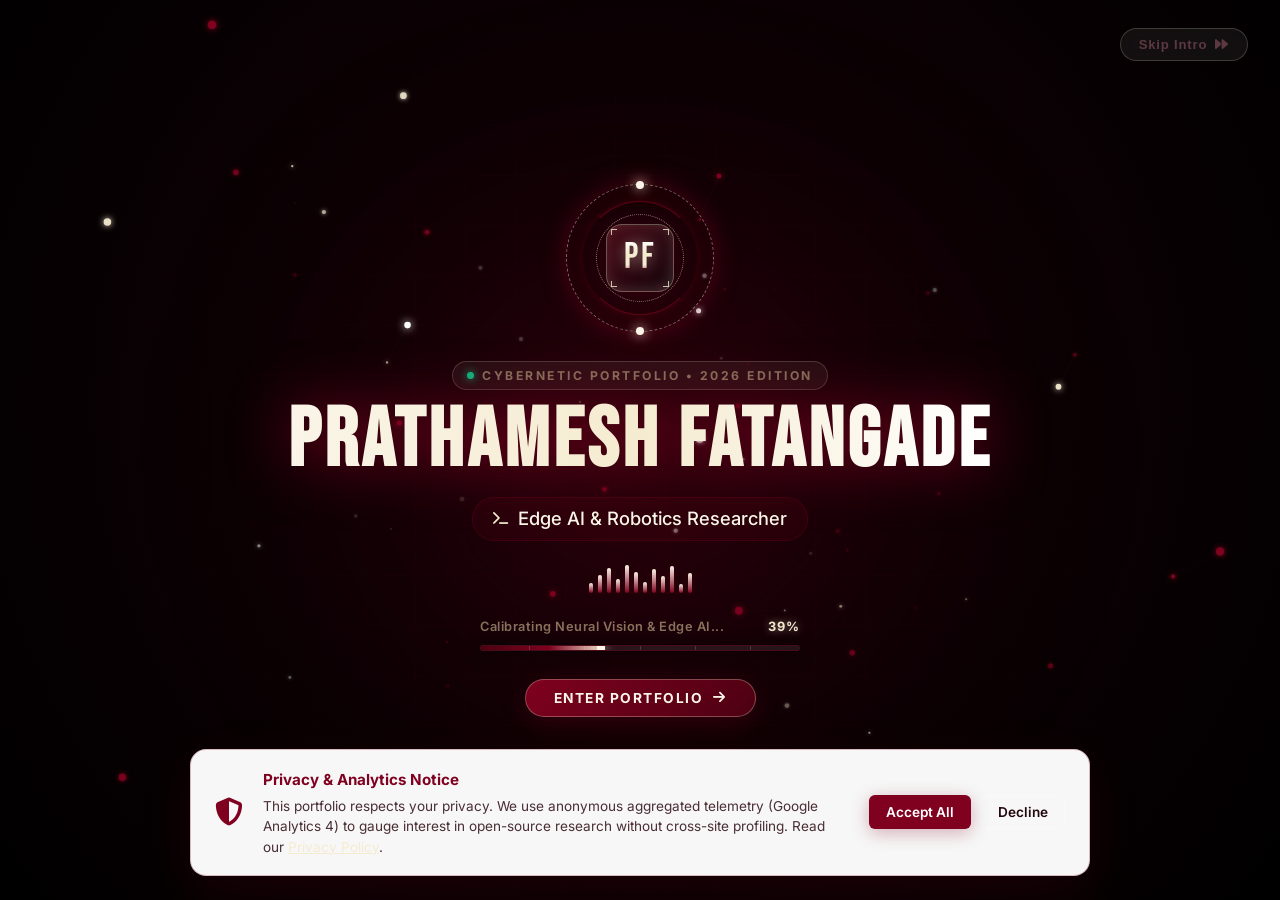
<file: index.html>
<!DOCTYPE html>
<html lang="en">
<head>
  <meta charset="UTF-8">
  <meta name="viewport" content="width=device-width, initial-scale=1.0">
  <meta name="description" content="Official portfolio of Prathamesh Fatangade — published IJIRT Edge AI robotics researcher and quantitative market trader with 4+ years experience in Indian Equities and Forex.">
  <title>Prathamesh Fatangade | Edge AI Researcher &amp; Quant Trader</title>

  <!-- Canonical & Verification -->
  <link rel="canonical" href="https://fatangadeprathamesh-svg.github.io/portfolio/">

  <!-- Open Graph / Facebook -->
  <meta property="og:type" content="website">
  <meta property="og:site_name" content="Prathamesh Fatangade Portfolio">
  <meta property="og:title" content="Prathamesh Fatangade | Edge AI Researcher &amp; Quant Trader">
  <meta property="og:description" content="Official portfolio of Prathamesh Fatangade — published IJIRT Edge AI robotics researcher and quantitative market trader with 4+ years experience in Indian Equities and Forex.">
  <meta property="og:url" content="https://fatangadeprathamesh-svg.github.io/portfolio/">
  <meta property="og:image" content="assets/images/og-preview.svg">

  <!-- Twitter Card -->
  <meta name="twitter:card" content="summary_large_image">
  <meta name="twitter:title" content="Prathamesh Fatangade | Edge AI Researcher &amp; Quant Trader">
  <meta name="twitter:description" content="Official portfolio of Prathamesh Fatangade — published IJIRT Edge AI robotics researcher and quantitative market trader with 4+ years experience in Indian Equities and Forex.">
  <meta name="twitter:image" content="assets/images/og-preview.svg">

  <!-- Google Fonts -->
  <link rel="preconnect" href="https://fonts.googleapis.com">
  <link rel="preconnect" href="https://fonts.gstatic.com" crossorigin>
  <link href="https://fonts.googleapis.com/css2?family=Bebas+Neue&family=Inter:wght@300;400;500;600;700;800&display=swap" rel="stylesheet">

  <!-- Font Awesome 6 -->
  <link rel="stylesheet" href="https://cdnjs.cloudflare.com/ajax/libs/font-awesome/6.5.1/css/all.min.css">

  <!-- Stylesheet -->
  <link rel="stylesheet" href="css/style.css">

  <!-- Instant Theme Initializer (Prevents FOUT flash) -->
  <script>
    (function() {
      try {
        var stored = localStorage.getItem('portfolio_theme_preference');
        var theme = stored || (window.matchMedia('(prefers-color-scheme: dark)').matches ? 'dark' : 'light');
        document.documentElement.setAttribute('data-theme', theme);
      } catch(e) {}
    })();
  </script>
</head>
<body>

  <!-- Full-Screen Interactive Ambient Background Canvas (Active across all pages) -->
  <canvas id="ambientCanvas" class="ambient-canvas" aria-hidden="true"></canvas>


  <!-- ============================================================
       SECTION 1: ALL-NEW CINEMATIC ANIMATED INTRO SCREEN
       Orbital Reactor Core, Holographic Monogram, Kinetic Telemetry
       ============================================================ -->
  <div id="introScreen" class="intro-screen" role="dialog" aria-label="Intro animation">
    <!-- Atmospheric Ambient Lighting & Particle Canvas -->
    <div class="intro-space-grid" aria-hidden="true"></div>
    <div class="intro-nebula-glow" aria-hidden="true"></div>
    <canvas id="introParticles" class="intro-particles"></canvas>
    <div class="intro-anamorphic-flare" aria-hidden="true"></div>

    <!-- Skip Intro Button (Top Right corner) -->
    <button class="skip-intro" id="skipIntro" aria-label="Skip intro animation">
      <span>Skip Intro</span> <i class="fas fa-forward"></i>
    </button>

    <div class="intro-stage">
      <!-- 1. Gyroscopic Orbital Reactor & Holographic Core -->
      <div class="orbital-reactor-wrapper" aria-hidden="true">
        <!-- Outer Glowing Energy Ring -->
        <div class="orbital-ring orbital-outer">
          <span class="orbit-particle p1"></span>
          <span class="orbit-particle p2"></span>
        </div>
        <!-- Middle Counter-Rotating Ring with Ticks -->
        <div class="orbital-ring orbital-middle"></div>
        <!-- Inner Fast Accent Ring -->
        <div class="orbital-ring orbital-inner"></div>

        <!-- Center Glowing Glassmorphic Hex Core with PF Monogram -->
        <div class="reactor-core">
          <div class="core-pulse-energy"></div>
          <div class="core-monogram">
            <span class="monogram-letter">P</span>
            <span class="monogram-letter">F</span>
          </div>
          <div class="core-corner tl"></div>
          <div class="core-corner tr"></div>
          <div class="core-corner bl"></div>
          <div class="core-corner br"></div>
        </div>
      </div>

      <!-- 2. Grand Cinematic Editorial Title & Kinetic Badge -->
      <div class="intro-hero-text">
        <div class="intro-pre-badge">
          <span class="status-pulse-dot"></span>
          <span>CYBERNETIC PORTFOLIO &bull; 2026 EDITION</span>
        </div>
        
        <h1 class="intro-main-title">
          <span class="title-shimmer">PRATHAMESH FATANGADE</span>
        </h1>

        <!-- Kinetic Rotating Tagline / Roles Carousel -->
        <div class="intro-dynamic-role-wrap">
          <i class="fas fa-terminal role-icon"></i>
          <span class="intro-dynamic-role" id="introDynamicRole">Edge AI &amp; Robotics Researcher</span>
        </div>
      </div>

      <!-- 3. Futuristic Kinetic Soundwave / Frequency HUD -->
      <div class="intro-frequency-hud" aria-hidden="true">
        <div class="freq-bar" style="--h: 35%;"></div>
        <div class="freq-bar" style="--h: 65%;"></div>
        <div class="freq-bar" style="--h: 90%;"></div>
        <div class="freq-bar" style="--h: 50%;"></div>
        <div class="freq-bar" style="--h: 100%;"></div>
        <div class="freq-bar" style="--h: 75%;"></div>
        <div class="freq-bar" style="--h: 40%;"></div>
        <div class="freq-bar" style="--h: 85%;"></div>
        <div class="freq-bar" style="--h: 60%;"></div>
        <div class="freq-bar" style="--h: 95%;"></div>
        <div class="freq-bar" style="--h: 30%;"></div>
        <div class="freq-bar" style="--h: 70%;"></div>
      </div>

      <!-- 4. Segmented Quantum Energy Loader & Status Text -->
      <div class="intro-quantum-loader-wrap">
        <div class="loader-meta-row">
          <span class="loader-status-text" id="loaderStatusText">Initializing Quantum Core...</span>
          <span class="loader-percentage" id="loaderPercent">0%</span>
        </div>

        <div class="intro-quantum-loader">
          <div class="quantum-loader-bar" id="loaderBar">
            <div class="quantum-laser-head"></div>
          </div>
          <!-- Track Grid Ticks -->
          <div class="loader-ticks" aria-hidden="true">
            <span></span><span></span><span></span><span></span><span></span>
          </div>
        </div>
      </div>

      <!-- 5. Instant Interactive Enter Button -->
      <div class="intro-enter-action">
        <button type="button" class="intro-enter-btn" id="introEnterBtn">
          <span>ENTER PORTFOLIO</span>
          <i class="fas fa-arrow-right"></i>
        </button>
      </div>
    </div>

    <!-- Shockwave Energy Ring for Milestone Pulses -->
    <div class="intro-shockwave" id="introShockwave"></div>
  </div>


  <!-- ============================================================
       MAIN CONTENT (hidden until profile is selected)
       ============================================================ -->
  <div id="mainContent" class="main-content screen-hidden">

    <!-- ========== SECTION 3: NAVIGATION ========== -->
    <nav id="navbar" class="navbar" role="navigation" aria-label="Main navigation">
      <a href="#hero" class="nav-logo" aria-label="Home">PORTFOLIO</a>

      <ul class="nav-links" id="navLinks">
        <li><a href="#hero" class="nav-link active">Home</a></li>
        <li><a href="#about" class="nav-link">About</a></li>
        <li><a href="#research" class="nav-link">Research</a></li>
        <li><a href="#projects" class="nav-link">Projects</a></li>
        <li><a href="#markets" class="nav-link">Markets</a></li>
        <li><a href="#skills" class="nav-link">Skills</a></li>
        <li><a href="#certificates" class="nav-link">Certificates</a></li>
        <li><a href="#reviews" class="nav-link">Reviews</a></li>
        <li><a href="#contact" class="nav-link">Contact</a></li>
      </ul>

      <div class="nav-actions">
        <button class="theme-toggle" id="themeToggle" aria-label="Toggle theme" title="Switch to Light Mode">
          <i class="fas fa-sun"></i>
        </button>
        <button class="nav-resume-btn" id="navResumeBtn" aria-label="Download resume">
          <i class="fas fa-download"></i> Resume
        </button>
      </div>

      <button class="hamburger" id="hamburger" aria-label="Toggle navigation menu" aria-expanded="false">
        <span></span>
        <span></span>
        <span></span>
      </button>
    </nav>

    <!-- Mobile Nav Overlay -->
    <div class="mobile-nav-overlay" id="mobileNavOverlay">
      <ul class="mobile-nav-links" id="mobileNavLinks">
        <li><a href="#hero" class="mobile-nav-link">Home</a></li>
        <li><a href="#about" class="mobile-nav-link">About</a></li>
        <li><a href="#research" class="mobile-nav-link">Research</a></li>
        <li><a href="#projects" class="mobile-nav-link">Projects</a></li>
        <li><a href="#markets" class="mobile-nav-link">Markets</a></li>
        <li><a href="#skills" class="mobile-nav-link">Skills</a></li>
        <li><a href="#certificates" class="mobile-nav-link">Certificates</a></li>
        <li><a href="#reviews" class="mobile-nav-link">Reviews</a></li>
        <li><a href="#contact" class="mobile-nav-link">Contact</a></li>
        <li>
          <button class="mobile-theme-btn" id="mobileThemeToggle" aria-label="Toggle theme">
            <i class="fas fa-sun"></i> <span>Light Mode</span>
          </button>
        </li>
        <li><button class="btn btn-primary" id="mobileResumeBtn"><i class="fas fa-download"></i> Resume</button></li>
      </ul>
    </div>

    <!-- ========== SECTION 4: HERO / FEATURED INTRODUCTION ========== -->
    <section id="hero" class="hero">
      <div class="hero-gradient-overlay"></div>
      <div class="hero-red-glow"></div>

      <div class="hero-content reveal">
        <div style="display: flex; flex-wrap: wrap; gap: 8px; margin-bottom: 20px;">
          <p class="hero-badge" style="margin-bottom: 0;">
            <span class="badge-dot"></span>
            Available for opportunities
          </p>
          <span class="hero-badge" style="margin-bottom: 0; color: #F5EBD0; border-color: rgba(127, 1, 31, 0.55); background: rgba(127, 1, 31, 0.25);">
            <i class="fas fa-book-open" style="color: #F5EBD0;"></i> Published Researcher <span class="sand-diamond">◆</span> IJIRT (IF 8.412)
          </span>
          <span class="hero-badge" style="margin-bottom: 0; color: #F5EBD0; border-color: rgba(245, 235, 208, 0.35); background: rgba(245, 235, 208, 0.08);">
            <i class="fas fa-chart-line" style="color: #10b981;"></i> 5 Years Trader <span class="sand-diamond">◆</span> Stock &amp; Forex
          </span>
        </div>

        <h1 class="hero-title"><span style="color: var(--accent-sand);">PRATHAMESH</span><br><span class="hero-title-accent" style="color: var(--accent-wine); text-shadow: 0 0 35px var(--accent-wine-glow);">FATANGADE</span></h1>
        <p class="hero-role">M.Sc. Computer Science (Pursuing) &bull; Software Developer &amp; Quantitative Trader</p>
        <p class="hero-tagline">"Building ideas into digital experiences — from Edge AI robotics and published research to 5 years of disciplined Indian equity and Forex market trading."</p>
        <p class="hero-location">
          <i class="fas fa-map-marker-alt"></i> Maharashtra, India
        </p>
        <div class="hero-buttons">
          <a href="#research" class="btn btn-primary">
            <i class="fas fa-file-alt"></i> View Research
          </a>
          <a href="#projects" class="btn btn-secondary">
            <i class="fas fa-play"></i> Explore Projects
          </a>
          <button class="btn btn-outline" id="heroResumeBtn">
            <i class="fas fa-download"></i> Resume
          </button>
          <a href="#markets" class="btn btn-outline">
            <i class="fas fa-chart-line"></i> Trading Journey
          </a>
        </div>
        <p class="resume-confirm" id="resumeConfirm"><i class="fas fa-check-circle"></i> Resume downloaded!</p>
      </div>

      <div class="hero-portrait reveal">
        <div class="hero-avatar-wrapper" id="heroAvatar">
          <div class="avatar-ring"></div>
          <img src="assets/images/profile.jpg" alt="Prathamesh Fatangade" class="hero-avatar-img">

          <!-- Floating Badges -->
          <div class="hero-badge-floating badge-ai">
            <i class="fas fa-robot"></i>
            <div>
              <strong>Edge AI</strong>
              <span>Robotics &amp; CV</span>
            </div>
          </div>
          <div class="hero-badge-floating badge-trade">
            <i class="fas fa-chart-line"></i>
            <div>
              <strong>4+ Years</strong>
              <span>Stock &amp; Forex</span>
            </div>
          </div>
          <div class="hero-badge-floating badge-pub">
            <i class="fas fa-award"></i>
            <div>
              <strong>IJIRT</strong>
              <span>IF 8.412</span>
            </div>
          </div>
        </div>
      </div>
    </section>

    <!-- ========== SECTION 5: FEATURED PROJECTS ========== -->
    <section id="projects" class="section">
      <div class="section-header reveal">
        <h2 class="section-title"><i class="fas fa-film"></i> Featured Projects</h2>
        <p class="section-subtitle">Curated systems across Edge AI robotics, quantitative finance, and creative web engineering</p>
      </div>

      <!-- Clean Project Category Filter Bar -->
      <div class="project-filter-bar reveal">
        <button type="button" class="project-filter-btn active" data-filter="all">
          <i class="fas fa-border-all"></i> All Projects <span class="filter-count">4</span>
        </button>
        <button type="button" class="project-filter-btn" data-filter="research">
          <i class="fas fa-microchip"></i> Edge AI &amp; Robotics <span class="filter-count">2</span>
        </button>
        <button type="button" class="project-filter-btn" data-filter="finance">
          <i class="fas fa-chart-line"></i> Quantitative Finance <span class="filter-count">1</span>
        </button>
        <button type="button" class="project-filter-btn" data-filter="web">
          <i class="fas fa-laptop-code"></i> Web &amp; Creative <span class="filter-count">1</span>
        </button>
      </div>

      <div class="project-row-wrapper">
        <button class="row-arrow row-arrow-left" data-row="projectRow" aria-label="Scroll left">
          <i class="fas fa-chevron-left"></i>
        </button>
        <div class="project-row" id="projectRow">

          <!-- Project 1: Smart Agriculture Robot (Research) -->
          <article class="project-card reveal" data-project="0" data-category="research">
            <div class="project-thumb gradient-1">
              <i class="fas fa-robot"></i>
              <span class="project-number">01</span>
            </div>
            <div class="project-info">
              <h3>Smart Agriculture Robot</h3>
              <p>Edge AI &bull; IoT Telemetry &bull; Rover</p>
            </div>
            <div class="project-expanded">
              <h3>Smart Agriculture Robot with Edge AI</h3>
              <p>Autonomous ground rover featuring differential-drive mobility, multi-sensor IoT telemetry (soil moisture, temperature), and on-board CNN edge computer vision for leaf disease detection. Published in IJIRT (IF: 8.412).</p>
              <div class="project-tags">
                <span class="tag">Raspberry Pi 4B</span>
                <span class="tag">Edge CNN</span>
                <span class="tag">IoT Sensors</span>
                <span class="tag">IJIRT IF 8.412</span>
              </div>
              <div class="project-actions">
                <button class="btn btn-sm btn-primary project-detail-btn" data-project="0">
                  <i class="fas fa-info-circle"></i> Details
                </button>
                <a href="https://github.com/fatangadeprathamesh-svg" target="_blank" rel="noopener noreferrer" class="btn btn-sm btn-outline" title="GitHub — fatangadeprathamesh-svg">
                  <i class="fab fa-github"></i>
                </a>
              </div>
            </div>
          </article>

          <!-- Project 2: Quantitative Trading Backtester (Finance) -->
          <article class="project-card reveal" data-project="1" data-category="finance">
            <div class="project-thumb gradient-2">
              <i class="fas fa-chart-line"></i>
              <span class="project-number">02</span>
            </div>
            <div class="project-info">
              <h3>Quantitative Backtester</h3>
              <p>Python &bull; NSE/BSE &bull; Forex Risk</p>
            </div>
            <div class="project-expanded">
              <h3>Quantitative Trading Backtester &amp; Risk Engine</h3>
              <p>A Python-powered quantitative analysis and strategy backtesting framework modeling price action, Market Structure Shifts (MSS), and dynamic position sizing with strict 1:2+ Risk-to-Reward capital protection.</p>
              <div class="project-tags">
                <span class="tag">Python</span>
                <span class="tag">Pandas</span>
                <span class="tag">NSE/BSE</span>
                <span class="tag">Forex</span>
                <span class="tag">Risk 1:2+</span>
              </div>
              <div class="project-actions">
                <button class="btn btn-sm btn-primary project-detail-btn" data-project="1">
                  <i class="fas fa-info-circle"></i> Details
                </button>
                <a href="https://github.com/fatangadeprathamesh-svg" target="_blank" rel="noopener noreferrer" class="btn btn-sm btn-outline" title="GitHub — fatangadeprathamesh-svg">
                  <i class="fab fa-github"></i>
                </a>
              </div>
            </div>
          </article>

          <!-- Project 3: Autonomous Object Following Robot (Robotics & CV) -->
          <article class="project-card reveal" data-project="2" data-category="research">
            <div class="project-thumb gradient-3">
              <i class="fas fa-microchip"></i>
              <span class="project-number">03</span>
            </div>
            <div class="project-info">
              <h3>Object Following Robot</h3>
              <p>Raspberry Pi &bull; OpenCV &bull; CV</p>
            </div>
            <div class="project-expanded">
              <h3>Autonomous Object Following Robot</h3>
              <p>A Raspberry Pi 4B-powered robotic vehicle that detects, tracks, and follows dynamic objects using OpenCV color/contour extraction and closed-loop PID motor velocity adjustments.</p>
              <div class="project-tags">
                <span class="tag">Raspberry Pi</span>
                <span class="tag">Python</span>
                <span class="tag">OpenCV</span>
                <span class="tag">PID Control</span>
              </div>
              <div class="project-actions">
                <button class="btn btn-sm btn-primary project-detail-btn" data-project="2">
                  <i class="fas fa-info-circle"></i> Details
                </button>
                <a href="https://github.com/fatangadeprathamesh-svg" target="_blank" rel="noopener noreferrer" class="btn btn-sm btn-outline" title="GitHub — fatangadeprathamesh-svg">
                  <i class="fab fa-github"></i>
                </a>
              </div>
            </div>
          </article>

          <!-- Project 4: Personal Portfolio Website (Web & Systems) -->
          <article class="project-card reveal" data-project="3" data-category="web">
            <div class="project-thumb gradient-4">
              <i class="fas fa-globe"></i>
              <span class="project-number">04</span>
            </div>
            <div class="project-info">
              <h3>Personal Portfolio</h3>
              <p>Wine Red &bull; Light Sand &bull; Interactive UI</p>
            </div>
            <div class="project-expanded">
              <h3>Luxury Cyber Developer Portfolio</h3>
              <p>A bespoke, luxury portfolio designed in Wine Red (#7F011F) &amp; Light Sand (#F5EBD0) with clean responsive architecture, dynamic resume generation, and interactive AI agent.</p>
              <div class="project-tags">
                <span class="tag">HTML5 / CSS3</span>
                <span class="tag">Vanilla JS</span>
                <span class="tag">Responsive UI</span>
                <span class="tag">Interactive UI</span>
              </div>
              <div class="project-actions">
                <button class="btn btn-sm btn-primary project-detail-btn" data-project="3">
                  <i class="fas fa-info-circle"></i> Details
                </button>
                <a href="https://github.com/fatangadeprathamesh-svg" target="_blank" rel="noopener noreferrer" class="btn btn-sm btn-outline" title="GitHub — fatangadeprathamesh-svg">
                  <i class="fab fa-github"></i>
                </a>
              </div>
            </div>
          </article>

        </div>
        <button class="row-arrow row-arrow-right" data-row="projectRow" aria-label="Scroll right">
          <i class="fas fa-chevron-right"></i>
        </button>
      </div>
    </section>

    <!-- ========== SECTION: FINANCIAL MARKETS & TRADING UNIVERSE ========== -->
    <section id="markets" class="section">
      <div class="section-header reveal">
        <h2 class="section-title"><i class="fas fa-chart-line"></i> Financial Markets &amp; Trading</h2>
        <p class="section-subtitle">4+ Years of active disciplined execution across Indian Equities and Global Forex markets</p>
      </div>

      <!-- Stat Highlights with Live Radar Beacon & Dynamic Counters -->
      <div class="market-stats-row reveal">
        <div class="market-stat-tile">
          <div class="stat-live-beacon" title="Active Market Operations">
            <span class="beacon-dot"></span>
            <span class="beacon-pulse"></span>
            <span class="beacon-text">LIVE DISCIPLINE</span>
          </div>
          <div class="stat-val"><span class="stat-counter" data-target="4">4</span><span class="stat-suffix">+</span></div>
          <div class="stat-desc">Years Active Market Experience</div>
        </div>
        <div class="market-stat-tile">
          <div class="stat-val"><span class="stat-counter" data-target="2">2</span></div>
          <div class="stat-desc">Core Domains: NSE/BSE &amp; Forex</div>
        </div>
        <div class="market-stat-tile">
          <div class="stat-val">1:<span class="stat-counter" data-target="2">2</span>+</div>
          <div class="stat-desc">Risk-to-Reward Execution</div>
        </div>
        <div class="market-stat-tile">
          <div class="stat-val"><i class="fas fa-brain brain-pulse-icon"></i></div>
          <div class="stat-desc">Quant &amp; Data-Driven Analytics</div>
        </div>
      </div>

      <!-- Detailed Market Pillars -->
      <div class="markets-grid">
        <!-- Indian Stock Market Card -->
        <div class="market-card reveal">
          <div class="market-card-header">
            <div class="market-icon-box">
              <i class="fas fa-rupee-sign"></i>
            </div>
            <div>
              <h3 class="market-card-title">Indian Stock Market (NSE / BSE)</h3>
              <p class="market-card-subtitle">Equities, Swing Trading &amp; Portfolio Growth</p>
            </div>
          </div>
          <div class="market-card-body">
            <p style="margin-bottom: 14px;">
              Active in Indian equities specializing in mid-cap and large-cap momentum, structural swing setups, and long-term value compounding.
            </p>
            <ul class="market-points">
              <li><i class="fas fa-check-circle"></i> Price Action &amp; Volume Spread Analysis (VSA)</li>
              <li><i class="fas fa-check-circle"></i> High-probability breakout &amp; pullback structure confirmations</li>
              <li><i class="fas fa-check-circle"></i> Macro tracking: RBI policy, earnings cycles, and sector rotation</li>
              <li><i class="fas fa-check-circle"></i> Fundamental research into balance sheets and sustainable moat</li>
            </ul>
          </div>
          <div class="market-tags">
            <span class="tag">NSE / BSE</span>
            <span class="tag">Equities</span>
            <span class="tag">Swing Trading</span>
            <span class="tag">Price Action</span>
            <span class="tag">Sector Rotation</span>
          </div>
        </div>

        <!-- Forex Market Card -->
        <div class="market-card reveal">
          <div class="market-card-header">
            <div class="market-icon-box">
              <i class="fas fa-globe-americas"></i>
            </div>
            <div>
              <h3 class="market-card-title">Global Forex Trading (FX)</h3>
              <p class="market-card-subtitle">Major &amp; Minor Currency Pairs</p>
            </div>
          </div>
          <div class="market-card-body">
            <p style="margin-bottom: 14px;">
              Trading currency markets with a focus on high-liquidity market sessions, structural market geometry, and macroeconomic catalysts.
            </p>
            <ul class="market-points">
              <li><i class="fas fa-check-circle"></i> High-liquidity majors &amp; crosses: USD, EUR, GBP, JPY, and INR</li>
              <li><i class="fas fa-check-circle"></i> High-volume session trading (London &amp; New York overlap)</li>
              <li><i class="fas fa-check-circle"></i> Catalyst navigation: Fed rate decisions, CPI inflation, and GDP releases</li>
              <li><i class="fas fa-check-circle"></i> Institutional liquidity zones &amp; multi-timeframe order flow</li>
            </ul>
          </div>
          <div class="market-tags">
            <span class="tag">Forex (FX)</span>
            <span class="tag">Major Pairs</span>
            <span class="tag">Liquidity Zones</span>
            <span class="tag">Macro Economics</span>
            <span class="tag">Session Overlap</span>
          </div>
        </div>

        <!-- Risk Management & Psychology Card -->
        <div class="market-card reveal">
          <div class="market-card-header">
            <div class="market-icon-box">
              <i class="fas fa-shield-alt"></i>
            </div>
            <div>
              <h3 class="market-card-title">Risk Management &amp; Psychology</h3>
              <p class="market-card-subtitle">Capital Preservation as Priority #1</p>
            </div>
          </div>
          <div class="market-card-body">
            <p style="margin-bottom: 14px;">
              4+ years of real-market immersion has taught me that profitability is rooted in disciplined math and psychological resilience.
            </p>
            <ul class="market-points">
              <li><i class="fas fa-check-circle"></i> Pre-calculated position sizing with maximum 1-2% risk per trade</li>
              <li><i class="fas fa-check-circle"></i> Asymmetric risk-to-reward targets (minimum 1:2 R:R execution)</li>
              <li><i class="fas fa-check-circle"></i> Systematic trailing stops and strict no-averaging-down discipline</li>
              <li><i class="fas fa-check-circle"></i> Detailed digital trade journaling and emotion-neutral review</li>
            </ul>
          </div>
          <div class="market-tags">
            <span class="tag">Risk Control</span>
            <span class="tag">Position Sizing</span>
            <span class="tag">1:2+ R:R</span>
            <span class="tag">Trade Journaling</span>
            <span class="tag">Psychology</span>
        </div>
      </div>

      <!-- Risk Disclaimer -->
      <div class="market-disclaimer-box reveal">
        <i class="fas fa-exclamation-triangle"></i>
        <div>
          <strong>Risk Disclaimer:</strong> Financial market trading and investments involve substantial capital risk. The information presented on this portfolio reflects my personal 4-year learning journey, technical methodology, and practical market experience. It does not constitute financial, investment, or trading advice.
        </div>
      </div>
    </section>

    <!-- ========== SECTION 6: SKILLS & TECHNOLOGY ========== -->
    <section id="skills" class="section">
      <div class="section-header reveal">
        <h2 class="section-title"><i class="fas fa-microchip"></i> Skills &amp; Technology</h2>
        <p class="section-subtitle">Core engineering disciplines, embedded systems, and financial market competencies</p>
      </div>

      <!-- Capability Summary Badges -->
      <div class="skills-highlight-bar reveal">
        <div class="skills-highlight-item">
          <div class="highlight-icon"><i class="fas fa-brain"></i></div>
          <div class="highlight-info">
            <span class="highlight-label">Edge AI &amp; Robotics</span>
            <span class="highlight-desc">Published CNNs on Raspberry Pi 4B &bull; IoT Telemetry</span>
          </div>
        </div>
        <div class="skills-highlight-item">
          <div class="highlight-icon"><i class="fas fa-chart-line"></i></div>
          <div class="highlight-info">
            <span class="highlight-label">Quantitative Markets</span>
            <span class="highlight-desc">4+ Years Live Equities &amp; Forex &bull; 1:2+ R:R Execution</span>
          </div>
        </div>
        <div class="skills-highlight-item">
          <div class="highlight-icon"><i class="fas fa-code"></i></div>
          <div class="highlight-info">
            <span class="highlight-label">Software &amp; Web Stack</span>
            <span class="highlight-desc">Python, Modern JavaScript, PHP &amp; Relational SQL</span>
          </div>
        </div>
      </div>

      <!-- Interactive Domain Filter Bar -->
      <div class="skills-filter-bar reveal">
        <button type="button" class="skill-filter-btn active" data-filter="all">
          <i class="fas fa-th-large"></i> All Domains
        </button>
        <button type="button" class="skill-filter-btn" data-filter="ai-robotics">
          <i class="fas fa-robot"></i> Edge AI &amp; Robotics
        </button>
        <button type="button" class="skill-filter-btn" data-filter="programming">
          <i class="fas fa-terminal"></i> Programming
        </button>
        <button type="button" class="skill-filter-btn" data-filter="markets">
          <i class="fas fa-chart-pie"></i> Financial Markets
        </button>
        <button type="button" class="skill-filter-btn" data-filter="web-db">
          <i class="fas fa-layer-group"></i> Web &amp; Database
        </button>
        <button type="button" class="skill-filter-btn" data-filter="tools">
          <i class="fas fa-tools"></i> Tools &amp; Ecosystem
        </button>
      </div>

      <!-- Modern Redesigned Skills Grid -->
      <div class="skills-showcase-grid">

        <!-- Domain 1: Edge AI, Robotics & Embedded Vision -->
        <article class="skill-showcase-card reveal" data-category="ai-robotics">
          <div class="card-glow-edge"></div>
          <div class="skill-card-top">
            <div class="skill-icon-bubble ai-bubble">
              <i class="fas fa-robot"></i>
            </div>
            <div class="skill-header-meta">
              <span class="skill-card-badge"><i class="fas fa-star"></i> Featured Research</span>
              <h3 class="skill-card-heading">Edge AI &amp; Robotics</h3>
            </div>
          </div>
          <p class="skill-card-description">
            Quantized neural networks, embedded computer vision, and closed-loop IoT sensor telemetry deployed directly onto resource-constrained embedded platforms.
          </p>
          <div class="skill-tags-cloud">
            <div class="tech-pill">
              <i class="fab fa-raspberry-pi"></i>
              <div class="pill-text"><strong>Raspberry Pi 4B</strong><span>Hardware / Linux</span></div>
            </div>
            <div class="tech-pill">
              <i class="fas fa-network-wired"></i>
              <div class="pill-text"><strong>Edge CNNs</strong><span>Quantized Models</span></div>
            </div>
            <div class="tech-pill">
              <i class="fas fa-eye"></i>
              <div class="pill-text"><strong>OpenCV</strong><span>Computer Vision</span></div>
            </div>
            <div class="tech-pill">
              <i class="fas fa-satellite-dish"></i>
              <div class="pill-text"><strong>IoT Sensors</strong><span>DHT22 / Moisture</span></div>
            </div>
            <div class="tech-pill">
              <i class="fas fa-tachometer-alt"></i>
              <div class="pill-text"><strong>PID Control</strong><span>Closed-Loop Motor</span></div>
            </div>
            <div class="tech-pill">
              <i class="fas fa-microchip"></i>
              <div class="pill-text"><strong>Embedded Linux</strong><span>GPIO / I2C / Serial</span></div>
            </div>
          </div>
        </article>

        <!-- Domain 2: Programming Languages & Algorithms -->
        <article class="skill-showcase-card reveal" data-category="programming">
          <div class="card-glow-edge"></div>
          <div class="skill-card-top">
            <div class="skill-icon-bubble code-bubble">
              <i class="fas fa-terminal"></i>
            </div>
            <div class="skill-header-meta">
              <span class="skill-card-badge">Core Engineering</span>
              <h3 class="skill-card-heading">Languages &amp; Core Systems</h3>
            </div>
          </div>
          <p class="skill-card-description">
            Strong algorithmic problem-solving, clean code design patterns, and asynchronous data transformation across scientific and production codebases.
          </p>
          <div class="skill-tags-cloud">
            <div class="tech-pill">
              <i class="fab fa-python"></i>
              <div class="pill-text"><strong>Python 3</strong><span>NumPy &bull; Pandas</span></div>
            </div>
            <div class="tech-pill">
              <i class="fab fa-js-square"></i>
              <div class="pill-text"><strong>JavaScript (ES6+)</strong><span>Modern DOM &bull; Async</span></div>
            </div>
            <div class="tech-pill">
              <i class="fas fa-code"></i>
              <div class="pill-text"><strong>C / C++</strong><span>Embedded &bull; Systems</span></div>
            </div>
            <div class="tech-pill">
              <i class="fab fa-php"></i>
              <div class="pill-text"><strong>PHP</strong><span>Server-side Scripting</span></div>
            </div>
            <div class="tech-pill">
              <i class="fas fa-project-diagram"></i>
              <div class="pill-text"><strong>Data Structures</strong><span>Complexity Analysis</span></div>
            </div>
            <div class="tech-pill">
              <i class="fas fa-square-root-alt"></i>
              <div class="pill-text"><strong>Discrete Math</strong><span>Applied Theory</span></div>
            </div>
          </div>
        </article>

        <!-- Domain 3: Financial Markets & Quantitative Trading -->
        <article class="skill-showcase-card reveal" data-category="markets">
          <div class="card-glow-edge"></div>
          <div class="skill-card-top">
            <div class="skill-icon-bubble finance-bubble">
              <i class="fas fa-chart-line"></i>
            </div>
            <div class="skill-header-meta">
              <span class="skill-card-badge market-badge"><i class="fas fa-shield-alt"></i> 4+ Years Live Execution</span>
              <h3 class="skill-card-heading">Financial Markets &amp; Quant</h3>
            </div>
          </div>
          <p class="skill-card-description">
            Rigorous Price Action mechanics, Market Structure Shifts (MSS), liquidity sweeps, and mathematical position sizing with asymmetric risk profiles.
          </p>
          <div class="skill-tags-cloud">
            <div class="tech-pill">
              <i class="fas fa-rupee-sign"></i>
              <div class="pill-text"><strong>Indian Equities</strong><span>NSE / BSE Breakouts</span></div>
            </div>
            <div class="tech-pill">
              <i class="fas fa-dollar-sign"></i>
              <div class="pill-text"><strong>Global Forex</strong><span>Major Currency Pairs</span></div>
            </div>
            <div class="tech-pill">
              <i class="fas fa-wave-square"></i>
              <div class="pill-text"><strong>Price Action &amp; MSS</strong><span>Market Structure</span></div>
            </div>
            <div class="tech-pill">
              <i class="fas fa-magnet"></i>
              <div class="pill-text"><strong>Liquidity Sweeps</strong><span>Order Flow Dynamics</span></div>
            </div>
            <div class="tech-pill">
              <i class="fas fa-balance-scale"></i>
              <div class="pill-text"><strong>1:2+ Risk Strategy</strong><span>Drawdown Governance</span></div>
            </div>
            <div class="tech-pill">
              <i class="fas fa-book"></i>
              <div class="pill-text"><strong>Trade Journaling</strong><span>Quantitative Logging</span></div>
            </div>
          </div>
        </article>

        <!-- Domain 4: Web Technologies & Database Systems -->
        <article class="skill-showcase-card reveal" data-category="web-db">
          <div class="card-glow-edge"></div>
          <div class="skill-card-top">
            <div class="skill-icon-bubble web-bubble">
              <i class="fas fa-layer-group"></i>
            </div>
            <div class="skill-header-meta">
              <span class="skill-card-badge">Full-Stack &amp; Data</span>
              <h3 class="skill-card-heading">Web &amp; Database Systems</h3>
            </div>
          </div>
          <p class="skill-card-description">
            High-performance, accessible client-side interfaces backed by structured relational databases and optimized schema design.
          </p>
          <div class="skill-tags-cloud">
            <div class="tech-pill">
              <i class="fab fa-html5"></i>
              <div class="pill-text"><strong>HTML5 Semantic</strong><span>WCAG Accessibility</span></div>
            </div>
            <div class="tech-pill">
              <i class="fab fa-css3-alt"></i>
              <div class="pill-text"><strong>Modern CSS3</strong><span>Flexbox &bull; Grid &bull; Motion</span></div>
            </div>
            <div class="tech-pill">
              <i class="fas fa-mobile-alt"></i>
              <div class="pill-text"><strong>Responsive UI/UX</strong><span>Mobile-First Design</span></div>
            </div>
            <div class="tech-pill">
              <i class="fas fa-database"></i>
              <div class="pill-text"><strong>MySQL Database</strong><span>Relational Modeling</span></div>
            </div>
            <div class="tech-pill">
              <i class="fas fa-table"></i>
              <div class="pill-text"><strong>SQL Engineering</strong><span>Queries &bull; Joins &bull; Indexes</span></div>
            </div>
            <div class="tech-pill">
              <i class="fas fa-server"></i>
              <div class="pill-text"><strong>Apache / XAMPP</strong><span>Local Web Host</span></div>
            </div>
          </div>
        </article>

        <!-- Domain 5: Developer Tools & Ecosystem -->
        <article class="skill-showcase-card reveal" data-category="tools">
          <div class="card-glow-edge"></div>
          <div class="skill-card-top">
            <div class="skill-icon-bubble tool-bubble">
              <i class="fas fa-tools"></i>
            </div>
            <div class="skill-header-meta">
              <span class="skill-card-badge">Workflow &amp; DevOps</span>
              <h3 class="skill-card-heading">Tools &amp; Ecosystem</h3>
            </div>
          </div>
          <p class="skill-card-description">
            Collaborative version control, Unix CLI mastery, cloud security foundations, and publication-standard scientific research documentation.
          </p>
          <div class="skill-tags-cloud">
            <div class="tech-pill">
              <i class="fab fa-git-alt"></i>
              <div class="pill-text"><strong>Git &amp; GitHub</strong><span>Version Control &bull; CI</span></div>
            </div>
            <div class="tech-pill">
              <i class="fas fa-code"></i>
              <div class="pill-text"><strong>VS Code</strong><span>Debugging &bull; Workspace</span></div>
            </div>
            <div class="tech-pill">
              <i class="fas fa-terminal"></i>
              <div class="pill-text"><strong>Linux &amp; Bash</strong><span>Shell Scripting &bull; CLI</span></div>
            </div>
            <div class="tech-pill">
              <i class="fas fa-file-alt"></i>
              <div class="pill-text"><strong>Research Writing</strong><span>IJIRT &bull; LaTeX &bull; Docs</span></div>
            </div>
            <div class="tech-pill">
              <i class="fas fa-lock"></i>
              <div class="pill-text"><strong>Cloud Security</strong><span>Simplilearn Certified</span></div>
            </div>
            <div class="tech-pill">
              <i class="fas fa-brain"></i>
              <div class="pill-text"><strong>Generative AI</strong><span>Outskill LLM Certified</span></div>
            </div>
          </div>
        </article>

      </div>
    </section>

    <!-- ========== SECTION 7: ABOUT ME ========== -->
    <section id="about" class="section">
      <div class="section-header reveal">
        <h2 class="section-title"><i class="fas fa-user"></i> About Me</h2>
        <p class="section-subtitle">Bridging computer science, autonomous robotics, and financial markets</p>
      </div>

      <div class="about-container">
        <div class="about-image reveal">
          <div class="about-avatar-wrapper">
            <img src="assets/images/about-me.jpg" alt="Prathamesh Fatangade" class="about-avatar-img">
          </div>
        </div>

        <div class="about-text reveal">
          <h3 class="about-name">Prathamesh Fatangade</h3>
          <p class="about-role">M.Sc. Computer Science Student, Published Researcher &amp; Market Trader</p>
          <p class="about-bio">
            I'm a curious and driven Computer Science post-graduate student at <strong>MAEER's MIT Arts, Commerce and Science College, Alandi (Pune)</strong>, passionate about transforming theoretical engineering into robust, real-world digital solutions. My academic and practical work spans Edge AI, IoT-driven robotics, full-stack web applications, and data-driven systems.
          </p>
          <p class="about-bio">
            Alongside technology, I have <strong>5 years of active, hands-on trading experience in the Indian Stock Market (NSE/BSE) and Global Forex Markets</strong>. I apply a quantitative, disciplined approach centered on technical price action, liquidity dynamics, strict risk-to-reward ratios, and emotional mastery.
          </p>
          <p class="about-bio">
            Recently, my co-authored research paper on autonomous agricultural robotics and Edge AI was published in the <em>International Journal of Innovative Research in Technology (IJIRT)</em> with an Impact Factor of 8.412.
          </p>

          <div class="about-details">
            <div class="about-detail-item">
              <i class="fas fa-graduation-cap"></i>
              <div>
                <strong>Education</strong>
                <p>M.Sc. Computer Science (Pursuing)</p>
                <p style="font-size: 0.8rem; color: var(--text-muted);">MAEER's MIT ACSC, Alandi (D), Pune</p>
              </div>
            </div>
            <div class="about-detail-item">
              <i class="fas fa-chart-line"></i>
              <div>
                <strong>Market Experience</strong>
                <p>4+ Years Trader &amp; Investor</p>
                <p style="font-size: 0.8rem; color: var(--text-muted);">Indian Equities (NSE/BSE) &amp; Forex</p>
              </div>
            </div>
            <div class="about-detail-item">
              <i class="fas fa-book"></i>
              <div>
                <strong>Research Work</strong>
                <p>Published in IJIRT (IF 8.412)</p>
                <p style="font-size: 0.8rem; color: var(--text-muted);">Smart Agriculture Robotics &amp; Edge AI</p>
              </div>
            </div>
            <div class="about-detail-item">
              <i class="fas fa-map-marker-alt"></i>
              <div>
                <strong>Location</strong>
                <p>Maharashtra, India</p>
              </div>
            </div>
          </div>
        </div>
      </div>
    </section>

    <!-- ========== SECTION: RESEARCH WORK & PUBLICATIONS ========== -->
    <section id="research" class="section">
      <div class="section-header reveal">
        <h2 class="section-title"><i class="fas fa-book-open"></i> Research Work &amp; Publications</h2>
        <p class="section-subtitle">Peer-reviewed international journal publication &amp; extended book chapter</p>
      </div>

      <div class="research-featured-box reveal">
        <div class="research-badge-row">
          <span class="badge-journal"><i class="fas fa-award"></i> IJIRT International Journal</span>
          <span class="badge-impact"><i class="fas fa-star"></i> Impact Factor: <span class="stat-counter-float" data-target="8.412" data-decimals="3">8.412</span></span>
          <span class="badge-meta">ISSN: 2349-6002</span>
          <span class="badge-meta">Volume 13, Issue 5 &bull; October 2026</span>
          <span class="badge-meta">Registration ID: 209192</span>
        </div>

        <h3 class="research-paper-title">
          SMART AGRICULTURE ROBOT FOR CROP MONITORING USING IOT SENSING, AUTONOMOUS NAVIGATION AND EDGE AI
        </h3>

        <p class="research-authors">
          Authors: <strong class="primary-author">Prathamesh Fatangade¹</strong>, <strong>Tejas Kalaskar²</strong>, <strong>Yash Jagdale³</strong>, <strong>Yash Hinge⁴</strong>, <strong>Dr. Sunil Mahajan⁵*</strong> (Corresponding Author)
        </p>
        <p class="research-affil">
          <i class="fas fa-university"></i> MAEER’s MIT Arts, Commerce and Science College, Alandi (D), Pune, Maharashtra, India
        </p>

        <div class="research-abstract-quote">
          <p>
            <strong>Abstract:</strong> Smart agriculture integrates sensing, communication, automation, data analytics, and decision support to improve crop management. This research presents the design and analysis of an autonomous ground-based robot for crop scouting across field rows. Combining environmental sensors, soil capacitive probes, RGB imaging, edge computing, and crop-row navigation, the system performs geo-referenced crop scouting, soil-moisture mapping, microclimate tracking, and uncertainty-aware AI disease screening for proactive farmer decision support.
          </p>
        </div>

        <div class="research-pillars-grid">
          <div class="research-pillar-card">
            <i class="fas fa-robot"></i>
            <h4>Mechanical &amp; Power Architecture</h4>
            <p>4-wheel differential-drive chassis with low center of gravity, LiFePO₄ battery management, and hardware emergency-stop safety.</p>
          </div>
          <div class="research-pillar-card">
            <i class="fas fa-microchip"></i>
            <h4>IoT Multi-Sensor Suite</h4>
            <p>Capacitive soil moisture sensing, microclimate monitoring (temp/humidity/light), and obstacle avoidance sensor fusion.</p>
          </div>
          <div class="research-pillar-card">
            <i class="fas fa-brain"></i>
            <h4>Edge AI &amp; Vision Intelligence</h4>
            <p>On-board convolutional neural network screening for early leaf disease symptoms, canopy vigour, and weed presence with confidence scores.</p>
          </div>
          <div class="research-pillar-card">
            <i class="fas fa-tachometer-alt"></i>
            <h4>Decision Support Dashboard</h4>
            <p>Geo-referenced field mapping, proactive threshold alerts, and cloud telemetry synchronization for actionable farm intervention.</p>
          </div>
        </div>

        <div class="research-downloads-bar">
          <a href="assets/research/Smart_Agriculture_Robot_Research_Paper.docx" download class="btn btn-sm btn-research-doc">
            <i class="fas fa-file-word"></i> Download Research Paper (.docx)
          </a>
          <a href="assets/research/Smart_Agriculture_Robot_Book_Chapter.docx" download class="btn btn-sm btn-research-doc">
            <i class="fas fa-file-word"></i> Download Book Chapter (.docx)
          </a>
          <a href="assets/certificates/IJIRT_Publication_Certificate.pdf" target="_blank" class="btn btn-sm btn-cert-link">
            <i class="fas fa-certificate"></i> View IJIRT Certificate (.pdf)
          </a>
          <a href="https://ijirt.org/article?manuscript=209192" target="_blank" rel="noopener noreferrer" class="btn btn-sm btn-outline">
            <i class="fas fa-external-link-alt"></i> IJIRT Paper Weblink
          </a>
          <button class="btn btn-sm btn-primary" id="openResearchAbstractBtn">
            <i class="fas fa-expand-alt"></i> Read Full Abstract &amp; Architecture
          </button>
        </div>
      </div>
    </section>

    <!-- ========== SECTION 8: EDUCATION & CERTIFICATES ========== -->
    <section id="certificates" class="section">
      <div class="section-header reveal">
        <h2 class="section-title"><i class="fas fa-certificate"></i> Education &amp; Certifications</h2>
        <p class="section-subtitle">Academic background, peer-reviewed publications, and certified technical credentials</p>
      </div>

      <div class="cert-grid">
        <!-- Education Card -->
        <div class="cert-card reveal">
          <span class="cert-badge-status"><i class="fas fa-graduation-cap"></i> Degree Pursuing</span>
          <div class="cert-icon"><i class="fas fa-university"></i></div>
          <h3 class="cert-title">M.Sc. in Computer Science</h3>
          <p class="cert-org">MAEER’s MIT Arts, Commerce and Science College</p>
          <p class="cert-year">Alandi (D), Pune &bull; Maharashtra, India</p>
          <p class="cert-note">
            Advanced coursework: Web Technologies, NoSQL Databases, Python Programming, Research Methodology, Discrete Mathematics, Cloud Security &amp; AI Systems.
          </p>
        </div>

        <!-- Certificate 1: IJIRT Publication -->
        <div class="cert-card reveal">
          <span class="cert-badge-status"><i class="fas fa-award"></i> Published Paper</span>
          <div class="cert-icon"><i class="fas fa-book-open"></i></div>
          <h3 class="cert-title">Certificate of Publication</h3>
          <p class="cert-org">IJIRT (International Journal of Innovative Research in Technology)</p>
          <p class="cert-year">Volume 13 Issue 5, October 2026 &bull; Impact Factor: 8.412</p>
          <p class="cert-card-code">ISSN: 2349-6002 &bull; Reg ID: 209192</p>
          <p class="cert-note" style="margin-bottom: 14px;">
            "Smart Agriculture Robot for Crop Monitoring Using IoT Sensing, Autonomous Navigation and Edge AI"
          </p>
          <div class="cert-btn-group">
            <a href="assets/certificates/IJIRT_Publication_Certificate.pdf" target="_blank" class="btn btn-sm btn-primary">
              <i class="fas fa-file-pdf"></i> View Certificate
            </a>
            <a href="https://ijirt.org/article?manuscript=209192" target="_blank" rel="noopener noreferrer" class="btn btn-sm btn-outline">
              <i class="fas fa-external-link-alt"></i> Journal Link
            </a>
          </div>
        </div>

        <!-- Certificate 2: Outskill x Moneycontrol -->
        <div class="cert-card reveal">
          <span class="cert-badge-status"><i class="fas fa-check-circle"></i> Verified Mastermind</span>
          <div class="cert-icon"><i class="fas fa-brain"></i></div>
          <h3 class="cert-title">Generative AI Mastermind</h3>
          <p class="cert-org">Outskill &times; Moneycontrol</p>
          <p class="cert-year">Founder: Vaibhav Sisinty &bull; Presented to Prathamesh Balasaheb Fatangade</p>
          <p class="cert-card-code">Issued: 2026</p>
          <p class="cert-note" style="margin-bottom: 14px;">
            Hands-on mastery of Generative AI tools, prompt engineering architecture, LLM workflow automations, and practical AI implementations.
          </p>
          <div class="cert-btn-group">
            <a href="assets/certificates/Outskill_Generative_AI_Certificate.pdf" target="_blank" class="btn btn-sm btn-primary">
              <i class="fas fa-file-pdf"></i> View Certificate
            </a>
          </div>
        </div>

        <!-- Certificate 3: Simplilearn SkillUp -->
        <div class="cert-card reveal">
          <span class="cert-badge-status"><i class="fas fa-shield-alt"></i> Verified Credential</span>
          <div class="cert-icon"><i class="fas fa-lock"></i></div>
          <h3 class="cert-title">Introduction to Cloud Security</h3>
          <p class="cert-org">Simplilearn SkillUp</p>
          <p class="cert-year">Issued: 3rd October 2026 &bull; CEO: Krishna Kumar</p>
          <p class="cert-card-code">Certificate Code: 10829756</p>
          <p class="cert-note" style="margin-bottom: 14px;">
            Comprehensive fundamentals of cloud infrastructure security, identity and access management (IAM), data protection, and cloud risk mitigation.
          </p>
          <div class="cert-btn-group">
            <a href="assets/certificates/Simplilearn_Cloud_Security_Certificate.pdf" target="_blank" class="btn btn-sm btn-primary">
              <i class="fas fa-file-pdf"></i> View Certificate
            </a>
          </div>
        </div>
      </div>
    </section>

    <!-- ========== SECTION 9: ACHIEVEMENTS & HIGHLIGHTS ========== -->
    <section id="achievements" class="section">
      <div class="section-header reveal">
        <h2 class="section-title"><i class="fas fa-trophy"></i> Achievements &amp; Highlights</h2>
        <p class="section-subtitle">Academic accomplishments, research milestones, and financial market milestones</p>
      </div>

      <div class="achievements-grid">
        <div class="achievement-card reveal">
          <div class="achievement-icon"><i class="fas fa-scroll"></i></div>
          <h3>International Research Publication</h3>
          <p>Lead co-author on smart agriculture robotics published in IJIRT (ISSN 2349-6002, Impact Factor 8.412).</p>
        </div>
        <div class="achievement-card reveal">
          <div class="achievement-icon"><i class="fas fa-chart-line"></i></div>
          <h3>4+ Years Active Market Trader</h3>
          <p>Disciplined execution across Indian Equities (NSE/BSE) and Global Forex markets with risk-first math.</p>
        </div>
        <div class="achievement-card reveal">
          <div class="achievement-icon"><i class="fas fa-robot"></i></div>
          <h3>Hardware &amp; AI Robotics</h3>
          <p>Built autonomous Raspberry Pi 4B computer vision robots and integrated edge sensor suites.</p>
        </div>
      </div>
    </section>

    <!-- ========== SECTION 10: VISITOR REVIEWS & FEEDBACK ========== -->
    <section id="reviews" class="section">
      <div class="section-header reveal">
        <h2 class="section-title"><i class="fas fa-star"></i> Reviews &amp; Recommendations</h2>
        <p class="section-subtitle">Real feedback from visitors, collaborators &amp; peers — share your thoughts below</p>
      </div>

      <!-- Reviews Stat & Action Banner -->
      <div class="reviews-action-banner reveal">
        <div class="reviews-summary-stat">
          <div class="overall-rating-score" id="overallRatingScore">5.0</div>
          <div class="overall-rating-meta">
            <div class="stars-row" id="summaryStarsRow">
              <i class="fas fa-star"></i><i class="fas fa-star"></i><i class="fas fa-star"></i><i class="fas fa-star"></i><i class="fas fa-star"></i>
            </div>
            <span class="total-reviews-count" id="totalReviewsCount">Based on verified reviews</span>
          </div>
        </div>

        <button type="button" class="btn btn-primary" id="openReviewModalBtn">
          <i class="fas fa-pen"></i> Leave a Review
        </button>
      </div>

      <!-- Dynamic Reviews Grid Container -->
      <div class="visitor-reviews-grid reveal" id="visitorReviewsGrid">
        <!-- Rendered dynamically by script.js with localStorage persistence -->
      </div>
    </section>

    <!-- ========== SECTION 11: CONTACT ========== -->
    <section id="contact" class="section">
      <div class="section-header reveal">
        <h2 class="section-title"><i class="fas fa-paper-plane"></i> Let's Build Something Great</h2>
        <p class="section-subtitle">Have an idea or want to collaborate? Reach out!</p>
      </div>

      <div class="contact-container">
        <div class="contact-info reveal">
          <div class="contact-info-item">
            <i class="fas fa-envelope"></i>
            <div>
              <strong>Email</strong>
              <p><a href="mailto:fatangadeprathamesh@gmail.com" style="color: inherit; text-decoration: none; border-bottom: 1px dotted var(--accent-red);">fatangadeprathamesh@gmail.com</a></p>
            </div>
          </div>
          <div class="contact-info-item">
            <i class="fab fa-github"></i>
            <div>
              <strong>GitHub</strong>
              <a href="https://github.com/fatangadeprathamesh-svg" target="_blank" rel="noopener noreferrer">github.com/fatangadeprathamesh-svg</a>
            </div>
          </div>
          <div class="contact-info-item">
            <i class="fab fa-linkedin"></i>
            <div>
              <strong>LinkedIn</strong>
              <a href="https://www.linkedin.com" target="_blank" rel="noopener noreferrer">linkedin.com/in/fatangadeprathamesh</a>
            </div>
          </div>
          <p class="contact-note">
            <i class="fas fa-info-circle"></i>
            This form opens your email client with the message pre-filled.
            For server-side delivery, connect a backend service such as Formspree or Netlify Forms.
          </p>
        </div>

        <form class="contact-form reveal" id="contactForm" novalidate>
          <div class="form-group">
            <label for="contactName">Name <span class="required">*</span></label>
            <input type="text" id="contactName" placeholder="Your name" required>
            <p class="form-error" id="nameError">Please enter your name.</p>
          </div>
          <div class="form-group">
            <label for="contactEmail">Email <span class="required">*</span></label>
            <input type="email" id="contactEmail" placeholder="you@example.com" required>
            <p class="form-error" id="emailError">Please enter a valid email address.</p>
          </div>
          <div class="form-group">
            <label for="contactSubject">Subject</label>
            <input type="text" id="contactSubject" placeholder="What's this about?">
          </div>
          <div class="form-group">
            <label for="contactMessage">Message <span class="required">*</span></label>
            <textarea id="contactMessage" placeholder="Write your message…" rows="5" required></textarea>
            <p class="form-error" id="messageError">Please enter a message.</p>
          </div>
          <!-- Honeypot Anti-Spam Protection (Checklist Item 10) -->
          <div style="display:none !important; visibility:hidden; opacity:0; position:absolute; left:-9999px;" aria-hidden="true">
            <label for="contactHoneypot">Security Check</label>
            <input type="text" id="contactHoneypot" name="_antispam_honey" tabindex="-1" autocomplete="off">
          </div>
          <button type="submit" class="btn btn-primary btn-full" id="contactSubmitBtn">
            <i class="fas fa-paper-plane"></i> Send Message
          </button>
        </form>
      </div>
    </section>


    <!-- ========== SECTION 11: CINEMATIC ENDING ========== -->
    <section id="ending" class="ending">
      <div class="ending-glow"></div>
      <div class="ending-content reveal">
        <h2 class="ending-title">TO BE CONTINUED<span class="ending-dots">...</span></h2>
        <p class="ending-name">Prathamesh Fatangade</p>
        <div class="ending-social">
          <a href="https://github.com/fatangadeprathamesh-svg" class="ending-social-link" target="_blank" rel="noopener noreferrer" aria-label="GitHub" title="GitHub — fatangadeprathamesh-svg">
            <i class="fab fa-github"></i>
          </a>
          <a href="https://www.linkedin.com" class="ending-social-link" target="_blank" rel="noopener noreferrer" aria-label="LinkedIn" title="LinkedIn">
            <i class="fab fa-linkedin"></i>
          </a>
          <a href="mailto:fatangadeprathamesh@gmail.com" class="ending-social-link" aria-label="Email" title="Email — fatangadeprathamesh@gmail.com">
            <i class="fas fa-envelope"></i>
          </a>
        </div>
        <div class="ending-legal-links" style="margin-top: 24px; font-size: 0.85rem; color: #8C7D6D;">
          <a href="privacy-policy.html" style="color: #D4C7B5; text-decoration: none; margin: 0 8px;">Privacy Policy</a> &bull;
          <a href="sitemap.xml" target="_blank" style="color: #D4C7B5; text-decoration: none; margin: 0 8px;">Sitemap</a> &bull;
          <a href="robots.txt" target="_blank" style="color: #D4C7B5; text-decoration: none; margin: 0 8px;">Robots.txt</a>
        </div>
        <button class="btn btn-outline btn-back-top" id="endingBackToTop" style="margin-top: 24px;">
          <i class="fas fa-chevron-up"></i> Back to Top
        </button>
      </div>
    </section>

  </div><!-- /.main-content -->

  <!-- ========== PROJECT DETAIL MODAL ========== -->
  <div id="projectModal" class="modal" role="dialog" aria-hidden="true" aria-label="Project details">
    <div class="modal-backdrop" id="modalBackdrop"></div>
    <div class="modal-content">
      <button class="modal-close" id="modalClose" aria-label="Close modal">&times;</button>
      <div id="modalBody"></div>
    </div>
  </div>

  <!-- ========== VISITOR REVIEW MODAL ========== -->
  <div id="reviewModal" class="modal" role="dialog" aria-hidden="true" aria-modal="true" aria-labelledby="reviewModalHeading">
    <div class="modal-backdrop" id="reviewModalBackdrop"></div>
    <div class="modal-content review-modal-content">
      <button class="modal-close" id="reviewModalClose" aria-label="Close review modal">&times;</button>
      
      <div class="review-modal-header">
        <div class="review-modal-icon"><i class="fas fa-star"></i></div>
        <div>
          <h3 id="reviewModalHeading" class="review-modal-title">Leave a Review</h3>
          <p class="review-modal-subtitle">Share your feedback, recommendation, or experience with Prathamesh.</p>
        </div>
      </div>

      <form id="visitorReviewForm" class="review-form" novalidate>
        <!-- Star Rating Picker -->
        <div class="review-form-group">
          <label class="review-form-label">Rating <span class="required">*</span></label>
          <div class="interactive-star-rating" id="reviewStarPicker" role="radiogroup" aria-label="Rating from 1 to 5 stars">
            <button type="button" class="star-btn" data-value="1" aria-label="1 star"><i class="fas fa-star"></i></button>
            <button type="button" class="star-btn" data-value="2" aria-label="2 stars"><i class="fas fa-star"></i></button>
            <button type="button" class="star-btn" data-value="3" aria-label="3 stars"><i class="fas fa-star"></i></button>
            <button type="button" class="star-btn" data-value="4" aria-label="4 stars"><i class="fas fa-star"></i></button>
            <button type="button" class="star-btn active" data-value="5" aria-label="5 stars"><i class="fas fa-star"></i></button>
          </div>
          <span class="star-rating-hint" id="selectedRatingText">5.0 - Outstanding</span>
          <input type="hidden" id="reviewRatingInput" value="5">
        </div>

        <div class="review-form-row">
          <!-- Name Input -->
          <div class="review-form-group">
            <label for="reviewAuthorName" class="review-form-label">Your Name <span class="required">*</span></label>
            <input type="text" id="reviewAuthorName" class="review-input" placeholder="e.g. Alex Morgan" required autocomplete="name">
            <p class="form-error" id="reviewNameError" style="display:none;">Please enter your name.</p>
          </div>

          <!-- Role / Affiliation Input -->
          <div class="review-form-group">
            <label for="reviewAuthorRole" class="review-form-label">Role or Company <span class="required">*</span></label>
            <input type="text" id="reviewAuthorRole" class="review-input" placeholder="e.g. Tech Lead @ FinTech / Student / Recruiter" required>
            <p class="form-error" id="reviewRoleError" style="display:none;">Please specify your role or organization.</p>
          </div>
        </div>

        <!-- Domain / Context Selection -->
        <div class="review-form-group">
          <label for="reviewCategory" class="review-form-label">Category / Area of Interaction</label>
          <select id="reviewCategory" class="review-input review-select">
            <option value="General & Portfolio" selected>General &amp; Portfolio Experience</option>
            <option value="Edge AI & Robotics">Edge AI &amp; Robotics Research</option>
            <option value="Quantitative Trading & Markets">Quantitative Trading &amp; Financial Markets</option>
            <option value="Full-Stack Web Engineering">Full-Stack Web Engineering</option>
            <option value="Peer & Academic Collaboration">Peer &amp; Academic Collaboration</option>
          </select>
        </div>

        <!-- Review Comment -->
        <div class="review-form-group">
          <label for="reviewCommentText" class="review-form-label">Your Review &amp; Feedback <span class="required">*</span></label>
          <textarea id="reviewCommentText" class="review-input review-textarea" rows="4" placeholder="Write your genuine feedback, impression, or recommendation..." required></textarea>
          <p class="form-error" id="reviewCommentError" style="display:none;">Please write a short review (at least 10 characters).</p>
        </div>

        <!-- Success Alert Message (Hidden initially) -->
        <div class="review-alert-success" id="reviewSuccessAlert" style="display:none;" role="status">
          <i class="fas fa-check-circle"></i>
          <span>Thank you! Your review has been submitted and published to the portfolio.</span>
        </div>

        <!-- Modal Actions -->
        <div class="review-modal-actions">
          <button type="button" class="btn btn-outline" id="reviewModalCancelBtn">Cancel</button>
          <button type="submit" class="btn btn-primary" id="reviewSubmitBtn">
            <i class="fas fa-paper-plane"></i> Publish Review
          </button>
        </div>
      </form>
    </div>
  </div>

  <!-- ========== BACK TO TOP BUTTON ========== -->
  <button class="back-to-top" id="backToTop" aria-label="Back to top" title="Back to top">
    <i class="fas fa-chevron-up"></i>
  </button>

  <!-- ============================================================
       SECTION 12: NETFLIX-THEMED INTERACTIVE AI CHATBOT
       Floating AI Assistant for Portfolio Exploration
       ============================================================ -->
  <aside id="aiChatbot" class="ai-chatbot" aria-label="AI Portfolio Assistant">
    <!-- Floating Launcher Trigger Button -->
    <button class="chatbot-trigger" id="chatbotTrigger" aria-label="Open AI Assistant" title="Chat with Prathamesh's AI">
      <span class="chatbot-trigger-icon">
        <i class="fas fa-robot"></i>
      </span>
      <span class="chatbot-trigger-text">Ask Prathamesh AI</span>
      <span class="chatbot-trigger-badge">Online</span>
      <span class="chatbot-pulse-ring" aria-hidden="true"></span>
    </button>

    <!-- Chatbot Window Panel -->
    <div class="chatbot-window" id="chatbotWindow" role="dialog" aria-hidden="true" aria-label="Chat with Prathamesh AI">
      <!-- Header -->
      <div class="chatbot-header">
        <div class="chatbot-header-info">
          <div class="chatbot-avatar-wrap">
            <img src="assets/images/profile.jpg" alt="Prathamesh Fatangade" class="chatbot-avatar-img">
            <span class="chatbot-status-dot" title="Online"></span>
          </div>
          <div>
            <h3 class="chatbot-title">Prathamesh AI</h3>
            <p class="chatbot-status-text"><span class="status-indicator"></span> Active &bull; Portfolio Intelligence</p>
          </div>
        </div>
        <div class="chatbot-header-actions">
          <button class="chatbot-action-btn" id="chatbotClearBtn" aria-label="Clear chat conversation" title="Clear chat">
            <i class="fas fa-redo-alt"></i>
          </button>
          <button class="chatbot-action-btn" id="chatbotCloseBtn" aria-label="Close chat window" title="Close chat">
            <i class="fas fa-times"></i>
          </button>
        </div>
      </div>

      <!-- Quick Suggestion Chips Container -->
      <div class="chatbot-chips-wrap">
        <span class="chips-label"><i class="fas fa-bolt"></i> Quick Prompts:</span>
        <div class="chatbot-chips" id="chatbotChips">
          <button type="button" class="chat-chip" data-query="Tell me about your IJIRT research paper">🔬 IJIRT Research</button>
          <button type="button" class="chat-chip" data-query="What is your Stock and Forex trading experience?">📈 4+ Yrs Trading</button>
          <button type="button" class="chat-chip" data-query="What are your technical skills and tech stack?">💻 Skills &amp; Stack</button>
          <button type="button" class="chat-chip" data-query="Show me your top projects">🚀 Top Projects</button>
          <button type="button" class="chat-chip" data-query="Tell me about your education and degree">🎓 Education</button>
          <button type="button" class="chat-chip" data-query="What certifications do you have?">📜 Certificates</button>
          <button type="button" class="chat-chip" data-query="How can I contact Prathamesh?">📬 Contact Info</button>
          <button type="button" class="chat-chip" data-query="Can I download your resume?">📄 Get Resume</button>
        </div>
      </div>

      <!-- Messages Stream -->
      <div class="chatbot-messages" id="chatbotMessages" role="log" aria-live="polite">
        <!-- Default Welcome Message -->
        <div class="chat-message bot-message">
          <div class="chat-msg-avatar">
            <i class="fas fa-robot"></i>
          </div>
          <div class="chat-msg-bubble">
            <p>Hello! Welcome to Prathamesh Fatangade's portfolio. 👋</p>
            <p>I'm his interactive <strong>AI Assistant</strong>. Ask me anything about his:</p>
            <ul>
              <li><strong>Published IJIRT Research Paper</strong> on IoT &amp; Edge AI Agricultural Robotics</li>
              <li><strong>4+ Years Trading Journey</strong> in Indian Equities (NSE/BSE) &amp; Forex</li>
              <li><strong>M.Sc. Computer Science</strong> education at MIT ACSC Pune</li>
              <li>Featured <strong>Projects</strong>, <strong>Technical Skills</strong>, or <strong>Direct Contact</strong></li>
            </ul>
            <p class="chat-msg-hint">Click any quick prompt above or type a question below!</p>
          </div>
        </div>
      </div>

      <!-- Typing Indicator Template -->
      <div class="chat-typing" id="chatTyping" style="display: none;">
        <div class="chat-msg-avatar"><i class="fas fa-robot"></i></div>
        <div class="typing-bubble">
          <span class="dot"></span>
          <span class="dot"></span>
          <span class="dot"></span>
        </div>
      </div>

      <!-- Input Form -->
      <form class="chatbot-form" id="chatbotForm">
        <input type="text" id="chatbotInput" class="chatbot-input" placeholder="Ask a question about Prathamesh..." autocomplete="off" aria-label="Ask Prathamesh AI">
        <button type="submit" class="chatbot-send-btn" id="chatbotSendBtn" aria-label="Send message" title="Send message">
          <i class="fas fa-paper-plane"></i>
        </button>
      </form>
    </div>
  </aside>

  <!-- ============================================================
       SECTION 13: COOKIE & ANALYTICS PRIVACY CONSENT BANNER
       GDPR, UK & Swiss Compliant (Checklist Item 12)
       ============================================================ -->
  <aside id="cookieConsentBanner" class="cookie-banner" role="region" aria-label="Privacy &amp; Cookie Consent" style="display: none;">
    <div class="cookie-banner-content">
      <div class="cookie-banner-icon">
        <i class="fas fa-shield-alt"></i>
      </div>
      <div class="cookie-banner-text">
        <p class="cookie-banner-heading">Privacy &amp; Analytics Notice</p>
        <p class="cookie-banner-desc">
          This portfolio respects your privacy. We use anonymous aggregated telemetry (Google Analytics 4) to gauge interest in open-source research without cross-site profiling. Read our <a href="privacy-policy.html">Privacy Policy</a>.
        </p>
      </div>
      <div class="cookie-banner-actions">
        <button id="acceptCookiesBtn" class="btn btn-sm btn-primary">Accept All</button>
        <button id="declineCookiesBtn" class="btn btn-sm btn-outline">Decline</button>
      </div>
    </div>
  </aside>

  <!-- JavaScript -->
  <script src="js/script.js"></script>
</body>
</html>
</file>
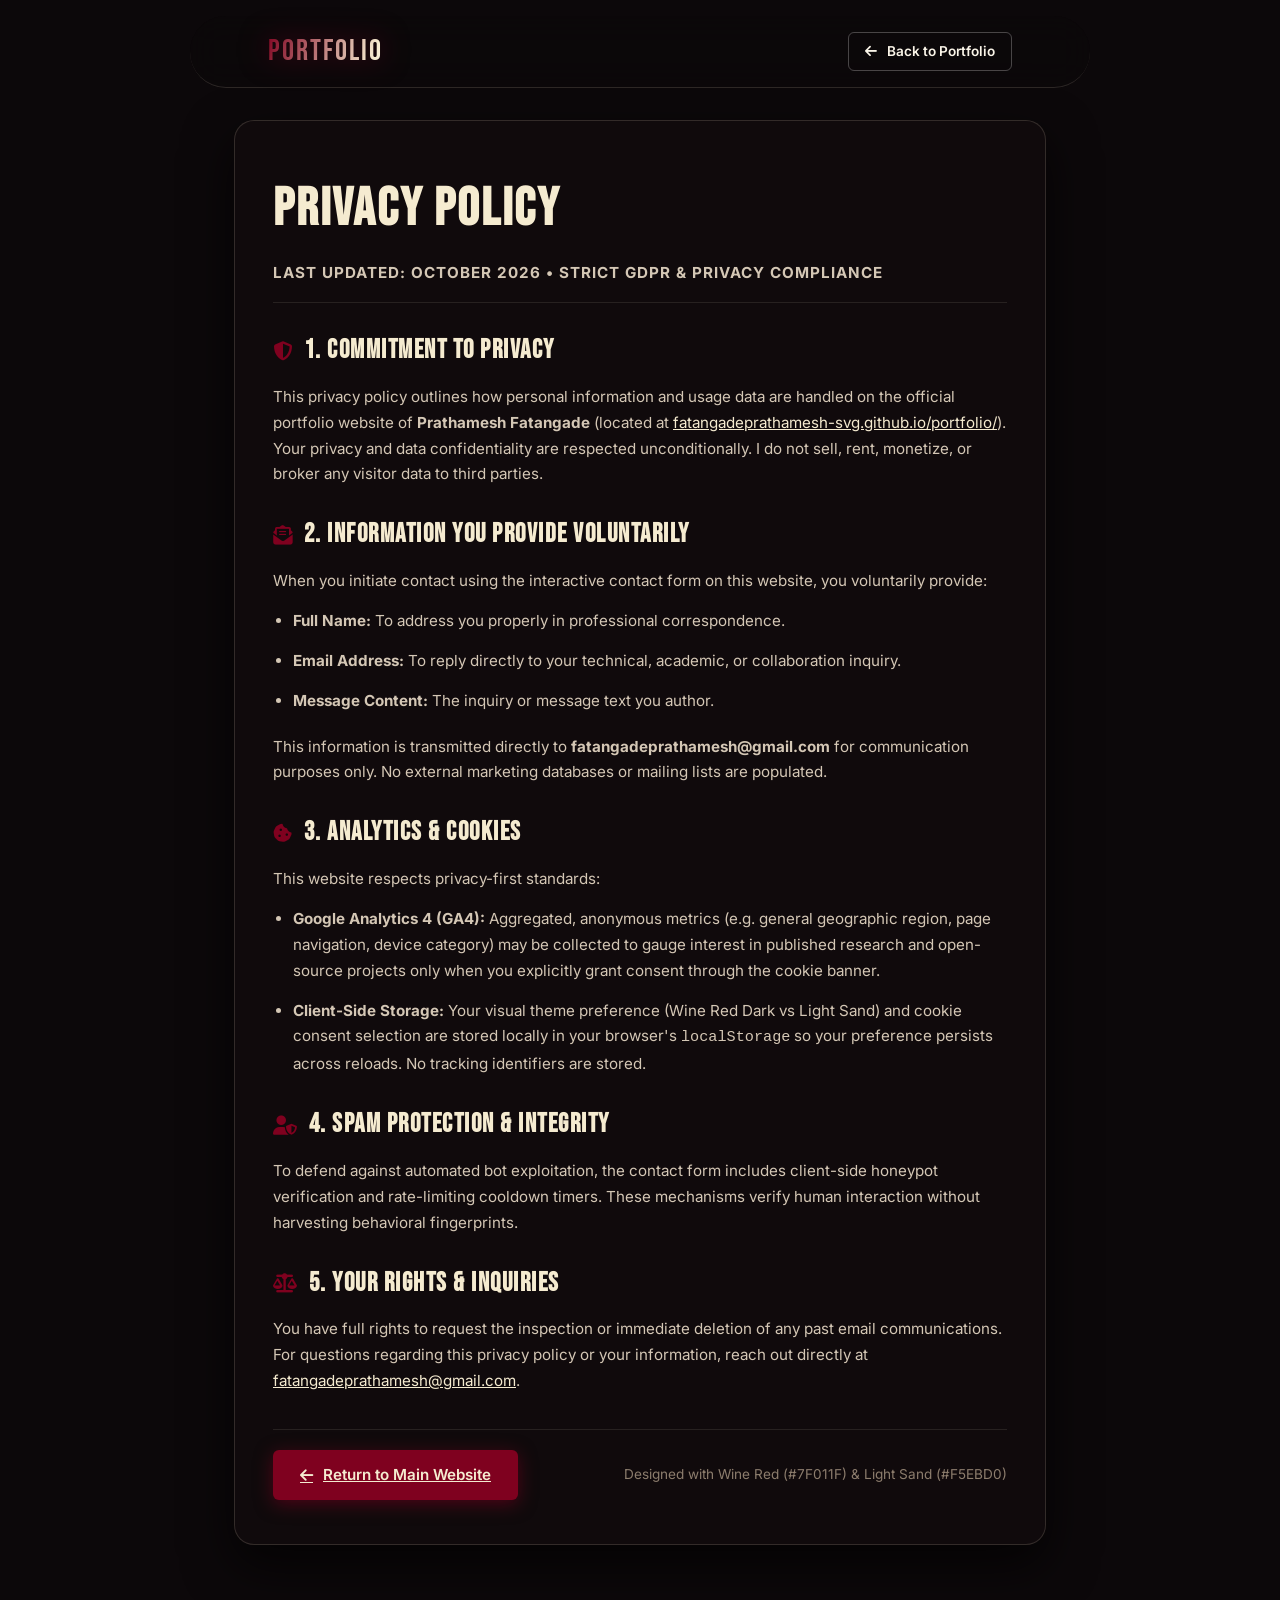
<file: privacy-policy.html>
<!DOCTYPE html>
<html lang="en">
<head>
  <meta charset="UTF-8">
  <meta name="viewport" content="width=device-width, initial-scale=1.0, viewport-fit=cover">
  <meta name="description" content="Privacy Policy for Prathamesh Fatangade's portfolio. Transparent explanation of contact forms, analytics consent, and data protection.">
  <title>Privacy Policy | Prathamesh Fatangade</title>

  <!-- Open Graph -->
  <meta property="og:type" content="website">
  <meta property="og:title" content="Privacy Policy | Prathamesh Fatangade">
  <meta property="og:description" content="Transparent explanation of data collection and visitor privacy standards.">
  <meta property="og:image" content="assets/images/og-preview.svg">

  <!-- Google Fonts & Font Awesome -->
  <link rel="preconnect" href="https://fonts.googleapis.com">
  <link rel="preconnect" href="https://fonts.gstatic.com" crossorigin>
  <link href="https://fonts.googleapis.com/css2?family=Bebas+Neue&family=Inter:wght@300;400;500;600;700;800&display=swap" rel="stylesheet">
  <link rel="stylesheet" href="https://cdnjs.cloudflare.com/ajax/libs/font-awesome/6.5.1/css/all.min.css">

  <link rel="stylesheet" href="css/style.css">
  <style>
    .legal-container {
      max-width: 860px;
      margin: 0 auto;
      padding: 120px 24px 80px;
    }
    .legal-card {
      background: rgba(18, 11, 14, 0.85);
      border: 1px solid rgba(245, 235, 208, 0.15);
      border-radius: 20px;
      padding: 44px 38px;
      backdrop-filter: blur(20px);
      box-shadow: 0 20px 50px rgba(0, 0, 0, 0.7);
    }
    .legal-card h1 {
      font-family: var(--font-display, 'Bebas Neue', sans-serif);
      font-size: clamp(2.4rem, 5vw, 3.4rem);
      color: #F5EBD0;
      letter-spacing: 2px;
      margin-bottom: 8px;
    }
    .legal-updated {
      font-size: 0.85rem;
      color: #7F011F;
      font-weight: 700;
      letter-spacing: 1px;
      text-transform: uppercase;
      margin-bottom: 30px;
      padding-bottom: 16px;
      border-bottom: 1px solid rgba(245, 235, 208, 0.1);
    }
    .legal-card h2 {
      font-family: var(--font-display, 'Bebas Neue', sans-serif);
      font-size: 1.6rem;
      color: #F5EBD0;
      letter-spacing: 1.5px;
      margin: 28px 0 12px;
      display: flex;
      align-items: center;
      gap: 10px;
    }
    .legal-card h2 i {
      color: #7F011F;
      font-size: 1.2rem;
    }
    .legal-card p, .legal-card li {
      font-size: 0.95rem;
      color: #D4C7B5;
      line-height: 1.7;
      margin-bottom: 14px;
    }
    .legal-card ul {
      padding-left: 20px;
      margin-bottom: 20px;
    }
    .legal-card a {
      color: #F5EBD0;
      text-decoration: underline;
    }
    .legal-back-btn {
      margin-top: 35px;
      padding-top: 20px;
      border-top: 1px solid rgba(245, 235, 208, 0.1);
      display: flex;
      justify-content: space-between;
      align-items: center;
      flex-wrap: wrap;
      gap: 12px;
    }
  </style>
</head>
<body class="dark-theme">
  <!-- Top Navigation Pill -->
  <header class="navbar" style="position: fixed; top: 16px; left: 0; right: 0; max-width: 900px; margin: 0 auto; z-index: 1000; border-radius: 40px;">
    <a href="index.html" class="nav-logo" style="margin-left: 18px;">PORTFOLIO</a>
    <div style="margin-left: auto; margin-right: 18px;">
      <a href="index.html" class="btn btn-sm btn-outline"><i class="fas fa-arrow-left"></i> Back to Portfolio</a>
    </div>
  </header>

  <main class="legal-container">
    <article class="legal-card">
      <h1>PRIVACY POLICY</h1>
      <p class="legal-updated">Last Updated: October 2026 &bull; Strict GDPR &amp; Privacy Compliance</p>

      <h2><i class="fas fa-shield-alt"></i> 1. Commitment to Privacy</h2>
      <p>This privacy policy outlines how personal information and usage data are handled on the official portfolio website of <strong>Prathamesh Fatangade</strong> (located at <a href="https://fatangadeprathamesh-svg.github.io/portfolio/">fatangadeprathamesh-svg.github.io/portfolio/</a>). Your privacy and data confidentiality are respected unconditionally. I do not sell, rent, monetize, or broker any visitor data to third parties.</p>

      <h2><i class="fas fa-envelope-open-text"></i> 2. Information You Provide Voluntarily</h2>
      <p>When you initiate contact using the interactive contact form on this website, you voluntarily provide:</p>
      <ul>
        <li><strong>Full Name:</strong> To address you properly in professional correspondence.</li>
        <li><strong>Email Address:</strong> To reply directly to your technical, academic, or collaboration inquiry.</li>
        <li><strong>Message Content:</strong> The inquiry or message text you author.</li>
      </ul>
      <p>This information is transmitted directly to <strong>fatangadeprathamesh@gmail.com</strong> for communication purposes only. No external marketing databases or mailing lists are populated.</p>

      <h2><i class="fas fa-cookie-bite"></i> 3. Analytics &amp; Cookies</h2>
      <p>This website respects privacy-first standards:</p>
      <ul>
        <li><strong>Google Analytics 4 (GA4):</strong> Aggregated, anonymous metrics (e.g. general geographic region, page navigation, device category) may be collected to gauge interest in published research and open-source projects only when you explicitly grant consent through the cookie banner.</li>
        <li><strong>Client-Side Storage:</strong> Your visual theme preference (Wine Red Dark vs Light Sand) and cookie consent selection are stored locally in your browser's <code>localStorage</code> so your preference persists across reloads. No tracking identifiers are stored.</li>
      </ul>

      <h2><i class="fas fa-user-shield"></i> 4. Spam Protection &amp; Integrity</h2>
      <p>To defend against automated bot exploitation, the contact form includes client-side honeypot verification and rate-limiting cooldown timers. These mechanisms verify human interaction without harvesting behavioral fingerprints.</p>

      <h2><i class="fas fa-balance-scale"></i> 5. Your Rights &amp; Inquiries</h2>
      <p>You have full rights to request the inspection or immediate deletion of any past email communications. For questions regarding this privacy policy or your information, reach out directly at <a href="mailto:fatangadeprathamesh@gmail.com">fatangadeprathamesh@gmail.com</a>.</p>

      <div class="legal-back-btn">
        <a href="index.html" class="btn btn-primary"><i class="fas fa-arrow-left"></i> Return to Main Website</a>
        <span style="font-size: 0.85rem; color: #8C7D6D;">Designed with Wine Red (#7F011F) &amp; Light Sand (#F5EBD0)</span>
      </div>
    </article>
  </main>
</body>
</html>
</file>
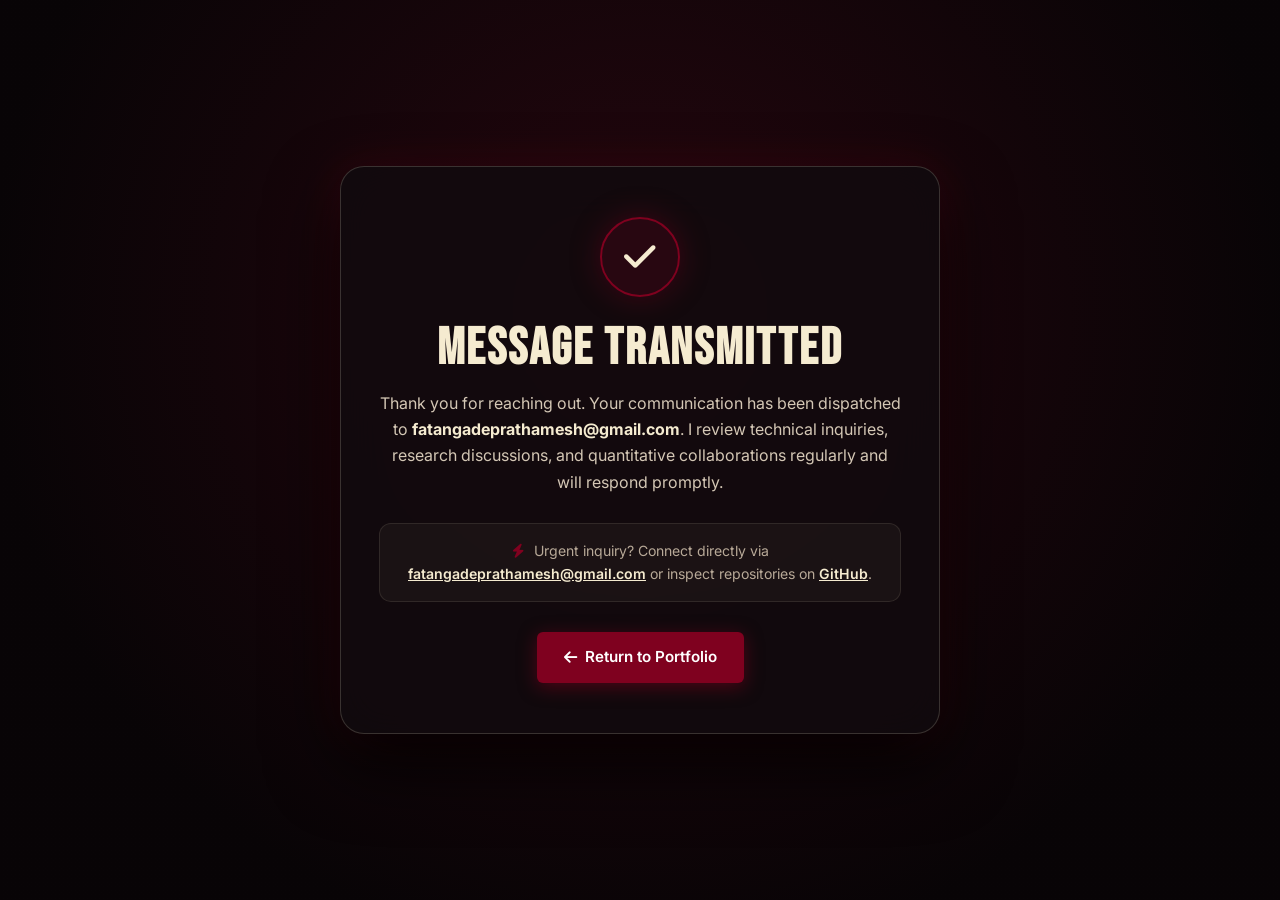
<file: thank-you.html>
<!DOCTYPE html>
<html lang="en">
<head>
  <meta charset="UTF-8">
  <meta name="viewport" content="width=device-width, initial-scale=1.0, viewport-fit=cover">
  <meta name="description" content="Thank you for reaching out to Prathamesh Fatangade. Your message has been received and you will receive a response shortly.">
  <title>Message Received — Thank You | Prathamesh Fatangade</title>

  <!-- Open Graph -->
  <meta property="og:type" content="website">
  <meta property="og:title" content="Message Received | Prathamesh Fatangade">
  <meta property="og:description" content="Thank you for contacting Prathamesh Fatangade.">
  <meta property="og:image" content="assets/images/og-preview.svg">

  <!-- Google Fonts & Font Awesome -->
  <link rel="preconnect" href="https://fonts.googleapis.com">
  <link rel="preconnect" href="https://fonts.gstatic.com" crossorigin>
  <link href="https://fonts.googleapis.com/css2?family=Bebas+Neue&family=Inter:wght@300;400;500;600;700;800&display=swap" rel="stylesheet">
  <link rel="stylesheet" href="https://cdnjs.cloudflare.com/ajax/libs/font-awesome/6.5.1/css/all.min.css">

  <link rel="stylesheet" href="css/style.css">
  <style>
    .thankyou-wrap {
      min-height: 100vh;
      display: flex;
      align-items: center;
      justify-content: center;
      padding: 40px 20px;
      position: relative;
      overflow: hidden;
      background: radial-gradient(circle at 50% 35%, rgba(127, 1, 31, 0.22) 0%, rgba(8, 4, 6, 0.98) 75%);
    }
    .thankyou-card {
      max-width: 600px;
      width: 100%;
      background: rgba(18, 11, 14, 0.88);
      border: 1px solid rgba(245, 235, 208, 0.18);
      border-radius: 24px;
      padding: 50px 38px;
      text-align: center;
      backdrop-filter: blur(24px);
      box-shadow: 0 30px 70px rgba(0, 0, 0, 0.85), 0 0 45px rgba(127, 1, 31, 0.3);
      position: relative;
      z-index: 2;
      transition: transform 0.25s ease-out;
    }
    .success-icon-wrap {
      width: 80px;
      height: 80px;
      margin: 0 auto 24px;
      border-radius: 50%;
      background: rgba(127, 1, 31, 0.2);
      border: 2px solid #7F011F;
      display: flex;
      align-items: center;
      justify-content: center;
      font-size: 36px;
      color: #F5EBD0;
      box-shadow: 0 0 30px rgba(127, 1, 31, 0.4);
      animation: pulseSuccess 2s infinite ease-in-out;
    }
    @keyframes pulseSuccess {
      0%, 100% { transform: scale(1); box-shadow: 0 0 25px rgba(127, 1, 31, 0.35); }
      50% { transform: scale(1.06); box-shadow: 0 0 40px rgba(127, 1, 31, 0.6); }
    }
    .thankyou-title {
      font-family: var(--font-display, 'Bebas Neue', sans-serif);
      font-size: clamp(2.2rem, 5vw, 3.2rem);
      color: #F5EBD0;
      letter-spacing: 2px;
      margin-bottom: 12px;
      line-height: 1.1;
    }
    .thankyou-text {
      font-size: 1rem;
      color: #D4C7B5;
      line-height: 1.65;
      margin-bottom: 28px;
    }
    .direct-reach-box {
      background: rgba(245, 235, 208, 0.04);
      border: 1px solid rgba(245, 235, 208, 0.1);
      border-radius: 12px;
      padding: 16px;
      margin-bottom: 30px;
      font-size: 0.88rem;
      color: #B8A998;
    }
    .direct-reach-box a {
      color: #F5EBD0;
      font-weight: 600;
      text-decoration: underline;
    }
  </style>
</head>
<body class="dark-theme">
  <div class="thankyou-wrap">
    <div class="thankyou-card" id="thankyouCard">
      <div class="success-icon-wrap">
        <i class="fas fa-check"></i>
      </div>
      <h1 class="thankyou-title">MESSAGE TRANSMITTED</h1>
      <p class="thankyou-text">
        Thank you for reaching out. Your communication has been dispatched to <strong style="color: #F5EBD0;">fatangadeprathamesh@gmail.com</strong>. I review technical inquiries, research discussions, and quantitative collaborations regularly and will respond promptly.
      </p>

      <div class="direct-reach-box">
        <p><i class="fas fa-bolt" style="color: #7F011F; margin-right: 6px;"></i> Urgent inquiry? Connect directly via <a href="mailto:fatangadeprathamesh@gmail.com">fatangadeprathamesh@gmail.com</a> or inspect repositories on <a href="https://github.com/fatangadeprathamesh-svg" target="_blank" rel="noopener noreferrer">GitHub</a>.</p>
      </div>

      <div>
        <a href="index.html" class="btn btn-primary" style="display: inline-flex; align-items: center; gap: 8px;">
          <i class="fas fa-arrow-left"></i> Return to Portfolio
        </a>
      </div>
    </div>
  </div>

  <script>
    // Clean flat 2D interactions (3D effects removed)

    // Google Analytics 4 Conversion Event trigger (if gtag is loaded)
    if (typeof gtag === 'function') {
      gtag('event', 'generate_lead', {
        event_category: 'Contact',
        event_label: 'Portfolio Contact Form'
      });
    }
  </script>
</body>
</html>
</file>
<file: css/style.css>
/* ============================================================
   NETFLIX-INSPIRED CINEMATIC DEVELOPER PORTFOLIO
   Prathamesh Fatangade
   ============================================================ */

/* ---------- CSS VARIABLES & DESIGN SYSTEM ---------- */
:root {
  /* Color Palette - Default: Dark Mode (Luxury Editorial: Wine Red #7F011F & Light Sand #F5EBD0) */
  --bg-dark: #0c080a;
  --bg-card: #150e12;
  --bg-card-hover: #1f141a;
  --bg-overlay: rgba(12, 8, 10, 0.88);
  --bg-overlay-solid: rgba(12, 8, 10, 0.98);
  --bg-nav: rgba(12, 8, 10, 0.88);
  --bg-nav-scrolled: rgba(12, 8, 10, 0.98);
  --bg-input: rgba(21, 14, 18, 0.85);

  /* Primary Wine Red Brand HEX: #7F011F */
  --accent-red: #7F011F;
  --accent-wine: #7F011F;
  --accent-wine-hover: #9c0e30;
  --accent-wine-dark: #4d0012;
  --accent-red-hover: #9c0e30;
  --accent-burgundy: #520014;
  --accent-red-glow: rgba(127, 1, 31, 0.55);
  --accent-wine-glow: rgba(127, 1, 31, 0.55);

  /* Complementary Light Sand Accent HEX: #F5EBD0 */
  --accent-sand: #F5EBD0;
  --accent-sand-light: #FAF5E8;
  --accent-sand-muted: #D4C7B5;
  --accent-sand-subtle: rgba(245, 235, 208, 0.14);
  --accent-sand-glow: rgba(245, 235, 208, 0.3);

  /* Typography Colors */
  --text-primary: #FAF5E8;         /* Light Sand Tint for crisp editorial contrast */
  --text-secondary: #D4C7B5;       /* Warm Sand Muted */
  --text-muted: #968878;

  --border-subtle: rgba(245, 235, 208, 0.14);
  --border-focus: #7F011F;
  --border-wine: rgba(127, 1, 31, 0.6);
  --border-sand: rgba(245, 235, 208, 0.35);

  --shadow-card: rgba(0, 0, 0, 0.65);
  --shadow-card-hover: rgba(0, 0, 0, 0.88);

  /* Typography */
  --font-display: 'Bebas Neue', 'Inter', -apple-system, sans-serif;
  --font-body: 'Inter', -apple-system, BlinkMacSystemFont, "Segoe UI", Roboto, sans-serif;

  /* Transitions */
  --trans-fast: 0.2s cubic-bezier(0.4, 0, 0.2, 1);
  --trans-smooth: 0.35s cubic-bezier(0.16, 1, 0.3, 1);
  --trans-slow: 0.7s cubic-bezier(0.16, 1, 0.3, 1);
}

/* Light Theme Variables (Light Sand Foundation with Wine Red Accents) */
[data-theme="light"] {
  --bg-dark: #F8F4EA;              /* Light Sand Parchment Background */
  --bg-card: #FFFFFF;
  --bg-card-hover: #F2EADA;
  --bg-overlay: rgba(248, 244, 234, 0.9);
  --bg-overlay-solid: rgba(248, 244, 234, 0.98);
  --bg-nav: rgba(248, 244, 234, 0.92);
  --bg-nav-scrolled: rgba(248, 244, 234, 0.98);
  --bg-input: #FFFFFF;

  --accent-red: #7F011F;           /* Wine Red */
  --accent-wine: #7F011F;
  --accent-wine-hover: #9c0e30;
  --accent-wine-dark: #40000f;
  --accent-red-hover: #9c0e30;
  --accent-burgundy: #7F011F;
  --accent-red-glow: rgba(127, 1, 31, 0.3);
  --accent-wine-glow: rgba(127, 1, 31, 0.3);

  --accent-sand: #F5EBD0;
  --accent-sand-light: #FAF5E8;
  --accent-sand-muted: #8A725D;
  --accent-sand-subtle: rgba(127, 1, 31, 0.08);
  --accent-sand-glow: rgba(245, 235, 208, 0.5);

  --text-primary: #23070E;         /* Deep Wine Espresso */
  --text-secondary: #5C3843;
  --text-muted: #8A6872;

  --border-subtle: rgba(127, 1, 31, 0.15);
  --border-focus: #7F011F;
  --border-wine: rgba(127, 1, 31, 0.4);
  --border-sand: rgba(127, 1, 31, 0.25);

  --shadow-card: rgba(127, 1, 31, 0.08);
  --shadow-card-hover: rgba(127, 1, 31, 0.16);
}

/* ---------- RESET & BASE ---------- */
*, *::before, *::after {
  margin: 0;
  padding: 0;
  box-sizing: border-box;
}

html {
  scroll-behavior: smooth;
  scroll-padding-top: 80px;
  background-color: var(--bg-dark);
  color: var(--text-primary);
  font-family: var(--font-body);
}

body {
  background-color: var(--bg-dark);
  color: var(--text-primary);
  line-height: 1.6;
  overflow-x: hidden;
  min-height: 100vh;
  transition: background-color var(--trans-smooth), color var(--trans-smooth);
}

/* Helper to hide screens */
.screen-hidden {
  display: none !important;
}

/* Scrollbar */
::-webkit-scrollbar {
  width: 8px;
  height: 8px;
}
::-webkit-scrollbar-track {
  background: var(--bg-dark);
}
::-webkit-scrollbar-thumb {
  background: #2a2a38;
  border-radius: 4px;
}
::-webkit-scrollbar-thumb:hover {
  background: var(--accent-red);
}

/* ---------- BUTTONS ---------- */
.btn {
  display: inline-flex;
  align-items: center;
  gap: 10px;
  padding: 12px 26px;
  border-radius: 6px;
  font-family: var(--font-body);
  font-size: 0.95rem;
  font-weight: 600;
  text-decoration: none;
  cursor: pointer;
  transition: all var(--trans-fast);
  border: 1px solid transparent;
  outline: none;
  position: relative;
  overflow: hidden;
}

.btn-primary {
  background: var(--accent-red);
  color: #fff;
  box-shadow: 0 4px 18px var(--accent-red-glow);
}
.btn-primary:hover {
  background: var(--accent-red-hover);
  transform: translateY(-2px);
  box-shadow: 0 6px 24px rgba(127, 1, 31, 0.6);
}

.btn-secondary {
  background: rgba(255, 255, 255, 0.12);
  color: var(--text-primary);
  backdrop-filter: blur(8px);
}
.btn-secondary:hover {
  background: rgba(255, 255, 255, 0.22);
  transform: translateY(-2px);
}

.btn-outline {
  background: transparent;
  color: var(--text-primary);
  border: 1px solid rgba(255, 255, 255, 0.25);
}
.btn-outline:hover {
  border-color: var(--accent-red);
  color: var(--accent-red);
  transform: translateY(-2px);
}

.btn-sm {
  padding: 8px 16px;
  font-size: 0.85rem;
}

.btn-full {
  width: 100%;
  justify-content: center;
}

/* ============================================================
   SECTION 1: ALL-NEW CINEMATIC ANIMATED INTRO SCREEN
   Orbital Gyro Reactor, Holographic Monogram, Kinetic Telemetry
   ============================================================ */
.intro-screen {
  position: fixed;
  inset: 0;
  z-index: 10000;
  background: radial-gradient(circle at 50% 45%, #0c0104 0%, #0c0104 45%, #050002 80%, #000000 100%);
  display: flex;
  flex-direction: column;
  justify-content: center;
  align-items: center;
  overflow: hidden;
  transition: opacity 0.85s cubic-bezier(0.16, 1, 0.3, 1),
              visibility 0.85s cubic-bezier(0.16, 1, 0.3, 1),
              transform 0.85s cubic-bezier(0.7, 0, 0.3, 1),
              filter 0.85s ease;
}

.intro-screen.zoom-exit {
  opacity: 0;
  transform: scale(1.85);
  filter: blur(28px);
  pointer-events: none;
}

.intro-screen.fade-out {
  opacity: 0;
  visibility: hidden;
  pointer-events: none;
}

/* Perspective Cyber Grid on Floor/Ceiling */
.intro-space-grid {
  position: absolute;
  inset: 0;
  background-image: 
    linear-gradient(rgba(127, 1, 31, 0.08) 1px, transparent 1px),
    linear-gradient(90deg, rgba(127, 1, 31, 0.08) 1px, transparent 1px);
  background-size: 50px 50px;
  background-position: center center;
  pointer-events: none;
  opacity: 0.65;
  mask-image: radial-gradient(circle at center, black 30%, transparent 75%);
  -webkit-mask-image: radial-gradient(circle at center, black 30%, transparent 75%);
}

/* Atmospheric Nebula Glow */
.intro-nebula-glow {
  position: absolute;
  width: 750px;
  height: 520px;
  border-radius: 50%;
  background: radial-gradient(circle, rgba(127, 1, 31, 0.38) 0%, rgba(77, 0, 18, 0.18) 50%, transparent 75%);
  filter: blur(100px);
  pointer-events: none;
  animation: introNebulaPulse 4s ease-in-out infinite alternate;
}

@keyframes introNebulaPulse {
  0% { transform: scale(0.88); opacity: 0.55; }
  100% { transform: scale(1.15); opacity: 0.95; }
}

/* Anamorphic Lens Flare Beam */
.intro-anamorphic-flare {
  position: absolute;
  top: 48%;
  left: -50%;
  width: 200%;
  height: 2px;
  background: linear-gradient(90deg, transparent 0%, rgba(127, 1, 31, 0.4) 30%, #FAF5E8 50%, rgba(127, 1, 31, 0.4) 70%, transparent 100%);
  transform: translateY(-50%) rotate(-1.5deg);
  opacity: 0;
  pointer-events: none;
  filter: drop-shadow(0 0 12px var(--accent-wine));
  animation: anamorphicSweep 3.2s cubic-bezier(0.2, 0.8, 0.2, 1) forwards 0.4s;
}

@keyframes anamorphicSweep {
  0% { opacity: 0; transform: translateY(-50%) scaleX(0.15) rotate(-1.5deg); }
  35% { opacity: 0.85; transform: translateY(-50%) scaleX(1) rotate(0deg); }
  85% { opacity: 0.35; }
  100% { opacity: 0; transform: translateY(-50%) scaleX(1.3) rotate(1deg); }
}

.intro-particles {
  position: absolute;
  inset: 0;
  width: 100%;
  height: 100%;
  pointer-events: none;
  z-index: 1;
}

/* Center Stage Content */
.intro-stage {
  text-align: center;
  max-width: 850px;
  width: 90%;
  padding: 20px;
  position: relative;
  z-index: 2;
  display: flex;
  flex-direction: column;
  align-items: center;
  gap: 22px;
}

/* ============================================================
   1. GYROSCOPIC ORBITAL REACTOR & PF MONOGRAM
   ============================================================ */
.orbital-reactor-wrapper {
  position: relative;
  width: 150px;
  height: 150px;
  display: flex;
  align-items: center;
  justify-content: center;
  margin-bottom: 6px;
}

.orbital-ring {
  position: absolute;
  border-radius: 50%;
  pointer-events: none;
}

.orbital-outer {
  width: 148px;
  height: 148px;
  border: 1.5px dashed rgba(245, 235, 208, 0.45);
  box-shadow: 0 0 24px rgba(127, 1, 31, 0.5), inset 0 0 16px rgba(127, 1, 31, 0.25);
  animation: orbitRotateCW 18s linear infinite;
}

.orbit-particle {
  position: absolute;
  width: 8px;
  height: 8px;
  border-radius: 50%;
  background: var(--accent-sand-light);
  box-shadow: 0 0 12px var(--accent-sand), 0 0 20px var(--accent-wine);
}

.orbit-particle.p1 {
  top: -4px;
  left: 50%;
  transform: translateX(-50%);
}

.orbit-particle.p2 {
  bottom: -4px;
  left: 50%;
  transform: translateX(-50%);
}

.orbital-middle {
  width: 114px;
  height: 114px;
  border: 1.5px solid rgba(127, 1, 31, 0.7);
  border-left-color: transparent;
  border-right-color: transparent;
  animation: orbitRotateCCW 9s linear infinite;
  box-shadow: 0 0 14px rgba(127, 1, 31, 0.4);
}

.orbital-inner {
  width: 88px;
  height: 88px;
  border: 1px dotted rgba(245, 235, 208, 0.55);
  animation: orbitRotateCW 5s linear infinite;
}

@keyframes orbitRotateCW {
  from { transform: rotate(0deg); }
  to { transform: rotate(360deg); }
}

@keyframes orbitRotateCCW {
  from { transform: rotate(0deg); }
  to { transform: rotate(-360deg); }
}

/* Glowing Hex Core with PF Monogram */
.reactor-core {
  width: 68px;
  height: 68px;
  border-radius: 16px;
  background: linear-gradient(135deg, rgba(127, 1, 31, 0.4) 0%, rgba(20, 8, 14, 0.85) 100%);
  border: 1px solid rgba(245, 235, 208, 0.35);
  backdrop-filter: blur(14px);
  -webkit-backdrop-filter: blur(14px);
  display: flex;
  align-items: center;
  justify-content: center;
  position: relative;
  box-shadow: 0 0 35px var(--accent-wine-glow), inset 0 0 16px rgba(245, 235, 208, 0.2);
  z-index: 3;
}

.core-pulse-energy {
  position: absolute;
  inset: -10px;
  border-radius: 20px;
  border: 1px solid var(--accent-wine);
  opacity: 0;
  animation: coreEnergyPulse 2.4s ease-out infinite;
}

@keyframes coreEnergyPulse {
  0% { transform: scale(0.9); opacity: 0.85; filter: drop-shadow(0 0 10px var(--accent-wine)); }
  100% { transform: scale(1.45); opacity: 0; filter: drop-shadow(0 0 25px transparent); }
}

.core-monogram {
  display: flex;
  align-items: center;
  gap: 1px;
  font-family: var(--font-display);
  font-size: 2.3rem;
  letter-spacing: 2px;
  line-height: 1;
}

.monogram-letter {
  background: linear-gradient(180deg, #FFFFFF 0%, #F5EBD0 40%, var(--accent-sand) 70%, var(--accent-wine) 100%);
  -webkit-background-clip: text;
  -webkit-text-fill-color: transparent;
  filter: drop-shadow(0 0 8px rgba(245, 235, 208, 0.6));
}

/* Corner HUD Brackets */
.core-corner {
  position: absolute;
  width: 6px;
  height: 6px;
  border-color: var(--accent-sand);
  border-style: solid;
  opacity: 0.8;
}
.core-corner.tl { top: 4px; left: 4px; border-width: 1.5px 0 0 1.5px; }
.core-corner.tr { top: 4px; right: 4px; border-width: 1.5px 1.5px 0 0; }
.core-corner.bl { bottom: 4px; left: 4px; border-width: 0 0 1.5px 1.5px; }
.core-corner.br { bottom: 4px; right: 4px; border-width: 0 1.5px 1.5px 0; }

/* ============================================================
   2. GRAND CINEMATIC EDITORIAL TITLE
   ============================================================ */
.intro-hero-text {
  display: flex;
  flex-direction: column;
  align-items: center;
  gap: 10px;
}

.intro-pre-badge {
  display: inline-flex;
  align-items: center;
  gap: 8px;
  font-size: 0.76rem;
  font-weight: 700;
  letter-spacing: 2.5px;
  text-transform: uppercase;
  color: var(--accent-sand-muted);
  background: rgba(245, 235, 208, 0.06);
  border: 1px solid rgba(245, 235, 208, 0.18);
  padding: 4px 14px;
  border-radius: 20px;
  backdrop-filter: blur(8px);
  animation: introFadeDown 0.8s ease forwards 0.2s;
  opacity: 0;
}

.status-pulse-dot {
  width: 7px;
  height: 7px;
  border-radius: 50%;
  background: #10b981;
  box-shadow: 0 0 8px #10b981;
  animation: pulseDotGreen 1.6s ease-in-out infinite;
}

@keyframes pulseDotGreen {
  0%, 100% { opacity: 1; transform: scale(1); }
  50% { opacity: 0.4; transform: scale(0.85); }
}

.intro-main-title {
  font-family: var(--font-display);
  font-size: clamp(2.8rem, 8vw, 5.2rem);
  letter-spacing: 4px;
  line-height: 1;
  margin: 0;
  color: var(--text-primary);
  opacity: 0;
  animation: introTitleRise 0.9s cubic-bezier(0.16, 1, 0.3, 1) forwards 0.4s;
}

.title-shimmer {
  background: linear-gradient(90deg, #FAF5E8 0%, #F5EBD0 25%, #ffffff 50%, #F5EBD0 75%, #FAF5E8 100%);
  background-size: 200% auto;
  -webkit-background-clip: text;
  -webkit-text-fill-color: transparent;
  animation: titleShimmerWave 4.5s linear infinite;
  filter: drop-shadow(0 0 28px rgba(127, 1, 31, 0.85));
}

@keyframes titleShimmerWave {
  0% { background-position: 0% center; }
  100% { background-position: 200% center; }
}

@keyframes introTitleRise {
  0% { opacity: 0; transform: translateY(22px) scale(0.95); filter: blur(12px); }
  100% { opacity: 1; transform: translateY(0) scale(1); filter: blur(0); }
}

@keyframes introFadeDown {
  0% { opacity: 0; transform: translateY(-12px); }
  100% { opacity: 1; transform: translateY(0); }
}

.intro-dynamic-role-wrap {
  display: inline-flex;
  align-items: center;
  gap: 10px;
  font-size: clamp(0.92rem, 2.2vw, 1.15rem);
  font-weight: 400;
  color: var(--text-secondary);
  background: rgba(127, 1, 31, 0.12);
  border: 1px solid rgba(127, 1, 31, 0.3);
  padding: 6px 20px;
  border-radius: 30px;
  margin-top: 4px;
  opacity: 0;
  animation: introFadeDown 0.8s ease forwards 0.6s;
}

.role-icon {
  color: var(--accent-sand);
  font-size: 0.85rem;
}

.intro-dynamic-role {
  color: var(--accent-sand-light);
  font-weight: 500;
  transition: opacity 0.3s ease, transform 0.3s ease;
}

/* ============================================================
   3. KINETIC SOUNDWAVE / FREQUENCY HUD
   ============================================================ */
.intro-frequency-hud {
  display: flex;
  align-items: flex-end;
  justify-content: center;
  gap: 5px;
  height: 28px;
  margin: 2px 0;
  opacity: 0;
  animation: introFadeDown 0.8s ease forwards 0.8s;
}

.freq-bar {
  width: 4px;
  height: var(--h);
  border-radius: 2px;
  background: linear-gradient(180deg, var(--accent-sand-light) 0%, var(--accent-wine) 100%);
  box-shadow: 0 0 6px var(--accent-wine-glow);
  animation: freqDance 1.2s ease-in-out infinite alternate;
}

.freq-bar:nth-child(2n) { animation-duration: 0.9s; animation-delay: 0.15s; }
.freq-bar:nth-child(3n) { animation-duration: 1.4s; animation-delay: 0.3s; }
.freq-bar:nth-child(4n) { animation-duration: 1.1s; animation-delay: 0.45s; }

@keyframes freqDance {
  0% { transform: scaleY(0.35); opacity: 0.5; }
  100% { transform: scaleY(1.15); opacity: 1; filter: drop-shadow(0 0 8px var(--accent-wine)); }
}

/* ============================================================
   4. SEGMENTED QUANTUM ENERGY LOADER
   ============================================================ */
.intro-quantum-loader-wrap {
  width: 320px;
  max-width: 88vw;
  display: flex;
  flex-direction: column;
  gap: 8px;
  opacity: 0;
  animation: introFadeDown 0.8s ease forwards 0.9s;
}

.loader-meta-row {
  display: flex;
  align-items: center;
  justify-content: space-between;
  font-size: 0.8rem;
  font-weight: 600;
  color: var(--text-secondary);
}

.loader-status-text {
  color: var(--accent-sand-muted);
  letter-spacing: 0.5px;
}

.loader-percentage {
  font-family: var(--font-body);
  font-weight: 700;
  color: var(--accent-sand);
  letter-spacing: 1px;
  text-shadow: 0 0 8px var(--accent-sand-glow);
}

.intro-quantum-loader {
  width: 100%;
  height: 6px;
  background: rgba(255, 255, 255, 0.08);
  border: 1px solid rgba(127, 1, 31, 0.35);
  border-radius: 8px;
  overflow: hidden;
  position: relative;
  box-shadow: 0 0 16px rgba(0, 0, 0, 0.8);
}

.quantum-loader-bar {
  width: 0%;
  height: 100%;
  background: linear-gradient(90deg, #4d0012 0%, var(--accent-wine) 55%, var(--accent-sand) 100%);
  box-shadow: 0 0 18px var(--accent-wine-glow), 0 0 10px var(--accent-sand-glow);
  transition: width 0.08s linear;
  position: relative;
}

.quantum-laser-head {
  position: absolute;
  top: 0;
  right: 0;
  width: 8px;
  height: 100%;
  background: var(--accent-sand-light);
  box-shadow: 0 0 12px var(--accent-sand), 0 0 20px var(--accent-wine);
}

.loader-ticks {
  position: absolute;
  inset: 0;
  display: flex;
  justify-content: space-between;
  pointer-events: none;
  padding: 0 15%;
}

.loader-ticks span {
  width: 1px;
  height: 100%;
  background: rgba(255, 255, 255, 0.15);
}

/* ============================================================
   5. INSTANT ENTER BUTTON
   ============================================================ */
.intro-enter-action {
  margin-top: 6px;
  opacity: 0;
  animation: introFadeDown 0.8s ease forwards 1.1s;
}

.intro-enter-btn {
  background: linear-gradient(135deg, var(--accent-wine) 0%, #4d0012 100%);
  color: var(--accent-sand-light);
  border: 1px solid rgba(245, 235, 208, 0.3);
  padding: 10px 28px;
  border-radius: 30px;
  font-family: var(--font-body);
  font-size: 0.86rem;
  font-weight: 700;
  letter-spacing: 1.5px;
  cursor: pointer;
  display: inline-flex;
  align-items: center;
  gap: 10px;
  box-shadow: 0 6px 24px var(--accent-wine-glow);
  transition: all var(--trans-fast);
}

.intro-enter-btn:hover {
  background: linear-gradient(135deg, var(--accent-wine-hover) 0%, var(--accent-wine) 100%);
  transform: translateY(-2px) scale(1.04);
  box-shadow: 0 10px 30px rgba(127, 1, 31, 0.8), 0 0 15px var(--accent-sand-glow);
  color: #FFFFFF;
}

/* Skip Intro Button Top-Right */
.skip-intro {
  position: absolute;
  top: 28px;
  right: 32px;
  background: rgba(255, 255, 255, 0.06);
  border: 1px solid rgba(245, 235, 208, 0.2);
  color: var(--text-secondary);
  padding: 8px 18px;
  border-radius: 30px;
  cursor: pointer;
  font-size: 0.82rem;
  font-weight: 600;
  letter-spacing: 0.8px;
  display: flex;
  align-items: center;
  gap: 8px;
  backdrop-filter: blur(8px);
  -webkit-backdrop-filter: blur(8px);
  transition: all var(--trans-fast);
  z-index: 10;
}

.skip-intro:hover {
  background: rgba(127, 1, 31, 0.35);
  color: #fff;
  border-color: var(--accent-wine);
  transform: translateY(-1px);
}

/* Shockwave Pulse Ring */
.intro-shockwave {
  position: absolute;
  width: 100px;
  height: 100px;
  border-radius: 50%;
  border: 2px solid rgba(127, 1, 31, 0.85);
  opacity: 0;
  pointer-events: none;
  transform: translate(-50%, -50%);
  top: 50%;
  left: 50%;
}

.intro-shockwave.fire {
  animation: shockwaveExpand 1.2s cubic-bezier(0.1, 0.8, 0.2, 1) forwards;
}

@keyframes shockwaveExpand {
  0% {
    width: 60px;
    height: 60px;
    opacity: 1;
    border-width: 4px;
    filter: drop-shadow(0 0 20px var(--accent-red));
  }
  100% {
    width: 900px;
    height: 900px;
    opacity: 0;
    border-width: 1px;
    filter: drop-shadow(0 0 40px var(--accent-red));
  }
}


/* ============================================================
   SECTION 3: STICKY NAVIGATION
   ============================================================ */
.navbar {
  position: fixed;
  top: 0;
  left: 0;
  width: 100%;
  height: 72px;
  z-index: 1000;
  display: flex;
  align-items: center;
  justify-content: space-between;
  padding: 0 clamp(20px, 5vw, 60px);
  background: var(--bg-nav);
  backdrop-filter: blur(16px);
  -webkit-backdrop-filter: blur(16px);
  border-bottom: 1px solid var(--border-subtle);
  transition: all var(--trans-smooth);
}

.navbar.scrolled {
  background: var(--bg-nav-scrolled);
  box-shadow: 0 4px 20px var(--shadow-card);
}

.nav-logo {
  font-family: var(--font-display);
  font-size: clamp(1.4rem, 2.5vw, 1.9rem);
  background: linear-gradient(110deg, var(--accent-red) 0%, var(--accent-sand) 40%, #FFFFFF 50%, var(--accent-sand) 60%, var(--accent-red) 100%);
  background-size: 240% auto;
  -webkit-background-clip: text;
  -webkit-text-fill-color: transparent;
  text-decoration: none;
  letter-spacing: 2px;
  filter: drop-shadow(0 0 14px var(--accent-red-glow));
  animation: navLogoGlow 3.5s ease-in-out infinite alternate;
  transition: transform var(--trans-fast), letter-spacing var(--trans-fast), filter var(--trans-fast);
  display: inline-block;
}

@keyframes navLogoGlow {
  0% {
    background-position: 0% 50%;
    filter: drop-shadow(0 0 10px rgba(127, 1, 31, 0.4));
  }
  100% {
    background-position: 100% 50%;
    filter: drop-shadow(0 0 22px rgba(127, 1, 31, 0.8));
  }
}

.nav-logo:hover {
  transform: scale(1.05);
  letter-spacing: 3.5px;
  filter: drop-shadow(0 0 26px var(--accent-red));
}

.nav-links {
  display: flex;
  list-style: none;
  align-items: center;
  gap: 28px;
}

.nav-link {
  color: var(--text-secondary);
  text-decoration: none;
  font-size: 0.92rem;
  font-weight: 500;
  transition: color var(--trans-fast);
  position: relative;
  padding: 6px 0;
}

.nav-link::after {
  content: '';
  position: absolute;
  bottom: 0;
  left: 0;
  width: 0%;
  height: 2px;
  background: var(--accent-red);
  transition: width var(--trans-fast);
}

.nav-link:hover,
.nav-link.active {
  color: var(--text-primary);
}

.nav-link:hover::after,
.nav-link.active::after {
  width: 100%;
}

.nav-actions {
  display: flex;
  align-items: center;
  gap: 12px;
}

.theme-toggle {
  background: rgba(255, 255, 255, 0.08);
  border: 1px solid var(--border-subtle);
  color: var(--text-primary);
  width: 38px;
  height: 38px;
  border-radius: 50%;
  cursor: pointer;
  display: flex;
  align-items: center;
  justify-content: center;
  font-size: 1rem;
  transition: all var(--trans-fast);
}

[data-theme="light"] .theme-toggle {
  background: rgba(0, 0, 0, 0.06);
  color: #111827;
}

.theme-toggle:hover {
  background: rgba(127, 1, 31, 0.15);
  border-color: var(--accent-red);
  color: var(--accent-red);
  transform: scale(1.08) rotate(15deg);
}

.mobile-theme-btn {
  background: rgba(255, 255, 255, 0.08);
  border: 1px solid var(--border-subtle);
  color: var(--text-primary);
  padding: 12px 18px;
  border-radius: 8px;
  font-size: 1rem;
  font-weight: 600;
  display: flex;
  align-items: center;
  gap: 12px;
  cursor: pointer;
  width: 100%;
  transition: all var(--trans-fast);
}

[data-theme="light"] .mobile-theme-btn {
  background: rgba(0, 0, 0, 0.05);
}

.mobile-theme-btn:hover {
  border-color: var(--accent-red);
  color: var(--accent-red);
}

.nav-resume-btn {
  background: var(--accent-red);
  color: #fff;
  border: none;
  border-radius: 4px;
  padding: 9px 20px;
  font-size: 0.88rem;
  font-weight: 600;
  cursor: pointer;
  display: flex;
  align-items: center;
  gap: 8px;
  transition: all var(--trans-fast);
}

.nav-resume-btn:hover {
  background: var(--accent-red-hover);
  box-shadow: 0 0 18px var(--accent-red-glow);
  transform: translateY(-1px);
}

.hamburger {
  display: none;
  background: transparent;
  border: none;
  cursor: pointer;
  flex-direction: column;
  gap: 6px;
  padding: 6px;
}

.hamburger span {
  display: block;
  width: 26px;
  height: 2px;
  background: var(--text-primary);
  transition: all var(--trans-fast);
}

.hamburger.active span:nth-child(1) {
  transform: translateY(8px) rotate(45deg);
}
.hamburger.active span:nth-child(2) {
  opacity: 0;
}
.hamburger.active span:nth-child(3) {
  transform: translateY(-8px) rotate(-45deg);
}

/* Mobile Nav Overlay */
.mobile-nav-overlay {
  position: fixed;
  inset: 0;
  top: 72px;
  z-index: 999;
  background: rgba(10, 10, 15, 0.98);
  backdrop-filter: blur(20px);
  display: flex;
  flex-direction: column;
  padding: 40px 30px;
  transform: translateX(100%);
  transition: transform var(--trans-smooth);
}

.mobile-nav-overlay.open {
  transform: translateX(0);
}

.mobile-nav-links {
  list-style: none;
  display: flex;
  flex-direction: column;
  gap: 24px;
}

.mobile-nav-link {
  color: var(--text-primary);
  text-decoration: none;
  font-size: 1.4rem;
  font-weight: 600;
  transition: color var(--trans-fast);
}
.mobile-nav-link:hover {
  color: var(--accent-red);
}

/* ============================================================
   SECTION 4: FEATURED HERO BANNER
   ============================================================ */
.hero {
  position: relative;
  min-height: 100vh;
  display: flex;
  align-items: center;
  justify-content: space-between;
  padding: 120px clamp(20px, 6vw, 80px) 60px;
  overflow: hidden;
  gap: 40px;
}

.hero-gradient-overlay {
  position: absolute;
  inset: 0;
  background: radial-gradient(circle at 15% 40%, rgba(127, 1, 31, 0.12) 0%, transparent 60%),
              linear-gradient(180deg, rgba(10,10,15,0.4) 0%, var(--bg-dark) 100%);
  pointer-events: none;
  z-index: 0;
}

.hero-red-glow {
  position: absolute;
  width: 500px;
  height: 500px;
  border-radius: 50%;
  background: radial-gradient(circle, rgba(127, 1, 31, 0.22) 0%, transparent 70%);
  top: 20%;
  right: 5%;
  filter: blur(80px);
  pointer-events: none;
  z-index: 0;
  transition: transform 0.2s ease-out;
}

.hero-content {
  position: relative;
  z-index: 1;
  max-width: 650px;
  transition: transform 0.2s ease-out;
}

.hero-badge {
  display: inline-flex;
  align-items: center;
  gap: 8px;
  padding: 6px 14px;
  border-radius: 20px;
  background: rgba(255, 255, 255, 0.06);
  border: 1px solid var(--border-subtle);
  font-size: 0.85rem;
  color: var(--text-secondary);
  margin-bottom: 24px;
}

.badge-dot {
  width: 8px;
  height: 8px;
  border-radius: 50%;
  background: #10b981;
  box-shadow: 0 0 8px #10b981;
}

.hero-title {
  font-family: var(--font-display);
  font-size: clamp(3.2rem, 8vw, 6.2rem);
  line-height: 0.95;
  letter-spacing: 2px;
  margin-bottom: 16px;
  color: var(--text-primary);
}

.hero-title-accent {
  color: var(--accent-red);
  text-shadow: 0 0 35px var(--accent-red-glow);
}

.hero-role {
  font-size: clamp(1.05rem, 2vw, 1.35rem);
  font-weight: 600;
  color: var(--text-secondary);
  margin-bottom: 8px;
}

.hero-tagline {
  font-size: 1.05rem;
  font-style: italic;
  color: var(--text-muted);
  margin-bottom: 12px;
}

.hero-location {
  font-size: 0.95rem;
  color: var(--text-muted);
  display: flex;
  align-items: center;
  gap: 8px;
  margin-bottom: 32px;
}

.hero-location i {
  color: var(--accent-red);
}

.hero-buttons {
  display: flex;
  flex-wrap: wrap;
  gap: 14px;
}

.resume-confirm {
  margin-top: 16px;
  font-size: 0.9rem;
  color: #10b981;
  display: flex;
  align-items: center;
  gap: 8px;
  opacity: 0;
  transition: opacity 0.3s ease;
}

.resume-confirm.show {
  opacity: 1;
}

.hero-portrait {
  position: relative;
  z-index: 1;
  flex-shrink: 0;
}

.hero-avatar-wrapper {
  width: 340px;
  height: 430px;
  border-radius: 20px;
  position: relative;
  box-shadow: 0 25px 60px rgba(0, 0, 0, 0.8), 0 0 40px var(--accent-red-glow);
  transition: transform 0.25s ease-out, box-shadow var(--trans-smooth);
}

.hero-avatar-wrapper::after {
  content: '';
  position: absolute;
  inset: 0;
  border-radius: 20px;
  background: linear-gradient(135deg, rgba(255, 255, 255, 0.15) 0%, transparent 50%, rgba(0, 0, 0, 0.25) 100%);
  z-index: 2;
  pointer-events: none;
  opacity: 0;
  transition: opacity 0.3s ease;
}

.hero-avatar-wrapper:hover::after {
  opacity: 1;
}

.hero-avatar-wrapper:hover {
  transform: translateY(-6px);
  box-shadow: 0 30px 70px rgba(0, 0, 0, 0.9), 0 0 60px rgba(127, 1, 31, 0.6);
}

.hero-avatar-img {
  width: 100%;
  height: 100%;
  object-fit: cover;
  object-position: center 15%;
  border-radius: 20px;
  border: 1px solid rgba(255, 255, 255, 0.15);
  display: block;
  position: relative;
  z-index: 1;
}

.avatar-ring {
  position: absolute;
  inset: -3px;
  border-radius: 23px;
  background: linear-gradient(135deg, transparent 30%, var(--accent-red) 100%);
  z-index: 0;
  opacity: 0.85;
  filter: drop-shadow(0 0 15px var(--accent-red));
}

/* Floating Badges on Hero Avatar */
.hero-badge-floating,
.hero-badge-3d {
  position: absolute;
  z-index: 10;
  background: rgba(14, 14, 20, 0.88);
  border: 1px solid rgba(127, 1, 31, 0.45);
  backdrop-filter: blur(12px);
  -webkit-backdrop-filter: blur(12px);
  padding: 8px 16px;
  border-radius: 12px;
  display: flex;
  align-items: center;
  gap: 10px;
  box-shadow: 0 10px 25px rgba(0, 0, 0, 0.7), 0 0 15px rgba(127, 1, 31, 0.35);
  pointer-events: auto;
  transition: transform 0.25s ease, box-shadow 0.25s ease, border-color 0.25s ease;
  user-select: none;
}

[data-theme="light"] .hero-badge-floating,
[data-theme="light"] .hero-badge-3d {
  background: rgba(255, 255, 255, 0.92);
  border-color: rgba(127, 1, 31, 0.35);
  box-shadow: 0 10px 25px rgba(0, 0, 0, 0.12), 0 0 15px rgba(127, 1, 31, 0.2);
}

.hero-badge-floating i,
.hero-badge-3d i {
  font-size: 1.25rem;
  color: var(--accent-red);
}

.hero-badge-floating strong,
.hero-badge-3d strong {
  display: block;
  font-size: 0.82rem;
  color: var(--text-primary);
  line-height: 1.2;
}

.hero-badge-floating span,
.hero-badge-3d span {
  font-size: 0.72rem;
  color: var(--text-muted);
}

.hero-badge-floating:hover,
.hero-badge-3d:hover {
  transform: translateY(-4px) scale(1.05);
  border-color: var(--accent-red);
  box-shadow: 0 15px 35px rgba(0, 0, 0, 0.85), 0 0 25px var(--accent-red);
}

/* Badge specific positioning and floating animations */
.badge-ai,
.badge-3d-ai {
  top: -18px;
  left: -32px;
  animation: floatBadge1 4s ease-in-out infinite alternate;
}

.badge-trade,
.badge-3d-trade {
  bottom: 24px;
  left: -42px;
  animation: floatBadge2 4.5s ease-in-out infinite alternate;
}

.badge-pub,
.badge-3d-pub {
  top: 42%;
  right: -36px;
  animation: floatBadge3 4.2s ease-in-out infinite alternate;
}

@keyframes floatBadge1 {
  0% { transform: translateY(0px); }
  100% { transform: translateY(-8px); }
}

@keyframes floatBadge2 {
  0% { transform: translateY(0px); }
  100% { transform: translateY(8px); }
}

@keyframes floatBadge3 {
  0% { transform: translateY(0px); }
  100% { transform: translateY(-6px); }
}

/* ============================================================
   CLEAN FLAT CARD ELEVATION & MICRO-INTERACTIONS SYSTEM
   ============================================================ */
.card-3d-interactive,
.card-3d {
  transition: transform 0.25s ease-out, box-shadow 0.25s ease, border-color 0.25s ease;
}

/* Project Cards 2D Lift */
.project-card {
  transition: transform 0.25s ease-out, box-shadow 0.25s ease, border-color 0.25s ease;
}

.project-card:hover {
  transform: translateY(-6px);
  box-shadow: 0 18px 40px rgba(0, 0, 0, 0.75), 0 0 25px rgba(127, 1, 31, 0.3);
}

.project-thumb i {
  transition: transform 0.3s ease;
  display: block;
}

.project-card:hover .project-thumb i {
  transform: scale(1.1);
}

/* Research Pillar Cards 2D Lift */
.research-pillar-card {
  transition: transform 0.2s ease-out, box-shadow 0.2s ease;
}

.research-pillar-card:hover {
  transform: translateY(-5px);
  box-shadow: 0 12px 30px rgba(0, 0, 0, 0.65), 0 0 20px rgba(127, 1, 31, 0.22);
}

/* Market Cards & Tiles 2D Lift */
.market-stat-tile {
  transition: transform 0.2s ease-out, box-shadow 0.2s ease;
}

.market-stat-tile:hover {
  transform: translateY(-4px);
  box-shadow: 0 12px 30px rgba(0, 0, 0, 0.65), 0 0 20px rgba(127, 1, 31, 0.25);
}

.market-stat-tile .stat-val {
  display: block;
  transition: transform 0.3s ease;
}

.market-stat-tile:hover .stat-val {
  transform: scale(1.05);
}

.market-card {
  transition: transform 0.2s ease-out, box-shadow 0.2s ease;
}

.market-card:hover {
  transform: translateY(-6px);
  box-shadow: 0 18px 40px rgba(0, 0, 0, 0.7), 0 0 22px rgba(127, 1, 31, 0.25);
}

.market-icon-box {
  transition: transform 0.3s ease;
}

.market-card:hover .market-icon-box {
  transform: scale(1.08);
}

/* Skill Cards & Tech Pills 2D Lift */
.skill-showcase-card {
  transition: transform 0.25s cubic-bezier(0.2, 0.8, 0.4, 1), box-shadow 0.25s ease, border-color 0.25s ease;
}

.skill-showcase-card:hover {
  transform: translateY(-5px);
  box-shadow: 0 16px 40px rgba(0, 0, 0, 0.65), 0 0 25px rgba(127, 1, 31, 0.28);
}

.tech-pill {
  transition: transform 0.2s ease, box-shadow 0.2s ease, background 0.2s ease, border-color 0.2s ease;
}

.tech-pill:hover {
  transform: translateY(-2px) scale(1.02);
  box-shadow: 0 6px 18px rgba(127, 1, 31, 0.3);
}

/* Certificate Cards 2D Lift */
.cert-card {
  transition: transform 0.2s ease-out, box-shadow 0.2s ease, border-color 0.2s ease;
}

.cert-card:hover {
  transform: translateY(-6px);
  border-color: rgba(127, 1, 31, 0.55);
  box-shadow: 0 18px 40px rgba(0, 0, 0, 0.75), 0 0 28px rgba(127, 1, 31, 0.3);
}

.cert-icon {
  transition: transform 0.3s ease;
}

.cert-card:hover .cert-icon {
  transform: scale(1.08);
}

/* Achievement Cards 2D Lift */
.achievement-card {
  transition: transform 0.2s ease-out, box-shadow 0.2s ease;
}

.achievement-card:hover {
  transform: translateY(-6px);
  box-shadow: 0 16px 36px rgba(0, 0, 0, 0.75), 0 0 22px rgba(127, 1, 31, 0.35);
}

.achievement-icon {
  transition: transform 0.3s ease;
}

.achievement-card:hover .achievement-icon {
  transform: scale(1.12);
}

/* Contact Info Items 2D Lift */
.contact-info-item {
  transition: transform 0.2s ease-out, box-shadow 0.2s ease;
}

.contact-info-item:hover {
  transform: translateX(6px);
  box-shadow: 0 8px 22px rgba(0, 0, 0, 0.55);
  border-color: rgba(127, 1, 31, 0.4);
}

.contact-form {
  transition: transform 0.2s ease-out, box-shadow 0.2s ease;
}

.contact-form:hover {
  box-shadow: 0 18px 45px rgba(0, 0, 0, 0.8), 0 0 22px rgba(127, 1, 31, 0.2);
}

/* Ending Section 2D Lift */
.ending-social-link {
  transition: all 0.25s ease;
}

.ending-social-link:hover {
  transform: translateY(-4px) scale(1.1);
}

/* ============================================================
   SHARED SECTION STYLING
   ============================================================ */
.section {
  padding: 80px clamp(20px, 6vw, 80px);
  position: relative;
}

.section-header {
  margin-bottom: 40px;
}

.section-title {
  font-family: var(--font-display);
  font-size: clamp(2rem, 4vw, 3rem);
  letter-spacing: 1.5px;
  display: flex;
  align-items: center;
  gap: 14px;
  color: var(--text-primary);
}

.section-title i {
  color: var(--accent-red);
  font-size: 0.85em;
}

.section-subtitle {
  color: var(--text-muted);
  font-size: 0.95rem;
  margin-top: 6px;
}

/* ============================================================
   SECTION 5: NETFLIX-STYLE HORIZONTAL PROJECT ROW
   ============================================================ */
.project-row-wrapper {
  position: relative;
  margin: 0 -10px;
}

.row-arrow {
  position: absolute;
  top: 50%;
  transform: translateY(-50%);
  z-index: 10;
  width: 48px;
  height: 100px;
  background: rgba(10, 10, 15, 0.7);
  backdrop-filter: blur(10px);
  border: none;
  color: #fff;
  font-size: 1.5rem;
  cursor: pointer;
  display: flex;
  align-items: center;
  justify-content: center;
  opacity: 0;
  transition: all var(--trans-fast);
  border-radius: 4px;
}

.project-row-wrapper:hover .row-arrow {
  opacity: 1;
}

.row-arrow:hover {
  background: rgba(127, 1, 31, 0.8);
}

.row-arrow-left {
  left: 0;
}

.row-arrow-right {
  right: 0;
}

.project-row {
  display: flex;
  gap: 20px;
  overflow-x: auto;
  scroll-behavior: smooth;
  padding: 24px 10px 40px;
  scrollbar-width: none;
}
.project-row::-webkit-scrollbar {
  display: none;
}

.project-card {
  flex: 0 0 300px;
  height: 220px;
  background: var(--bg-card);
  border-radius: 10px;
  overflow: hidden;
  position: relative;
  cursor: pointer;
  border: 1px solid var(--border-subtle);
  transition: all var(--trans-smooth);
}

.project-thumb {
  height: 140px;
  display: flex;
  align-items: center;
  justify-content: center;
  position: relative;
  font-size: 3rem;
  color: #fff;
}

.project-number {
  position: absolute;
  top: 12px;
  left: 14px;
  font-family: var(--font-display);
  font-size: 1.2rem;
  color: rgba(255, 255, 255, 0.4);
}

.gradient-1 { background: linear-gradient(135deg, #1e1b4b, #4338ca); }
.gradient-2 { background: linear-gradient(135deg, #064e3b, #047857); }
.gradient-3 { background: linear-gradient(135deg, #7c2d12, #c2410c); }
.gradient-4 { background: linear-gradient(135deg, #831843, #be185d); }
.gradient-5 { background: linear-gradient(135deg, #1e293b, #475569); }

.project-info {
  padding: 16px 18px;
}

.project-info h3 {
  font-size: 1.05rem;
  font-weight: 700;
  color: var(--text-primary);
}

.project-info p {
  font-size: 0.85rem;
  color: var(--text-muted);
  margin-top: 2px;
}

/* Expanded Card on Hover */
.project-expanded {
  position: absolute;
  inset: 0;
  background: var(--bg-card);
  padding: 20px;
  display: flex;
  flex-direction: column;
  justify-content: space-between;
  opacity: 0;
  visibility: hidden;
  transition: all var(--trans-smooth);
  z-index: 5;
  border-radius: 10px;
}

.project-card:hover .project-expanded {
  opacity: 1;
  visibility: visible;
  box-shadow: 0 14px 35px var(--shadow-card-hover), 0 0 0 1px var(--accent-red);
}

.project-expanded h3 {
  font-size: 1.1rem;
  color: var(--text-primary);
}

.project-expanded p {
  font-size: 0.82rem;
  color: var(--text-secondary);
  line-height: 1.45;
  display: -webkit-box;
  -webkit-line-clamp: 3;
  -webkit-box-orient: vertical;
  overflow: hidden;
}

.project-tags {
  display: flex;
  flex-wrap: wrap;
  gap: 6px;
  margin-top: 6px;
}

.tag {
  background: rgba(255, 255, 255, 0.08);
  color: var(--text-secondary);
  font-size: 0.72rem;
  font-weight: 600;
  padding: 3px 8px;
  border-radius: 4px;
}

.project-actions {
  display: flex;
  align-items: center;
  gap: 10px;
  margin-top: 10px;
}

/* ============================================================
   SECTION 6: SKILLS & TECHNOLOGY (Modern Showcase Redesign)
   ============================================================ */

/* Capability Summary Ribbon */
.skills-highlight-bar {
  display: grid;
  grid-template-columns: repeat(auto-fit, minmax(260px, 1fr));
  gap: 18px;
  max-width: 1200px;
  margin: 0 auto 36px;
}

.skills-highlight-item {
  display: flex;
  align-items: center;
  gap: 14px;
  background: var(--bg-card);
  border: 1px solid var(--border-subtle);
  border-radius: 14px;
  padding: 16px 20px;
  backdrop-filter: blur(12px);
  transition: all var(--trans-smooth);
}

.skills-highlight-item:hover {
  border-color: rgba(127, 1, 31, 0.45);
  transform: translateY(-3px);
  box-shadow: 0 8px 24px rgba(0, 0, 0, 0.5), 0 0 20px var(--accent-red-glow);
}

.highlight-icon {
  width: 44px;
  height: 44px;
  border-radius: 12px;
  background: linear-gradient(135deg, var(--accent-wine), var(--accent-wine-dark));
  border: 1px solid rgba(245, 235, 208, 0.25);
  display: flex;
  align-items: center;
  justify-content: center;
  color: var(--accent-sand);
  font-size: 1.15rem;
  flex-shrink: 0;
  box-shadow: 0 4px 12px rgba(127, 1, 31, 0.35);
}

.highlight-info {
  display: flex;
  flex-direction: column;
  gap: 2px;
}

.highlight-label {
  font-size: 0.95rem;
  font-weight: 700;
  color: var(--accent-sand-light);
  letter-spacing: 0.3px;
}

.highlight-desc {
  font-size: 0.78rem;
  color: var(--text-muted);
  line-height: 1.4;
}

/* Category Filter Bar */
.skills-filter-bar {
  display: flex;
  justify-content: center;
  align-items: center;
  flex-wrap: wrap;
  gap: 10px;
  margin-bottom: 36px;
}

.skill-filter-btn {
  display: inline-flex;
  align-items: center;
  gap: 8px;
  padding: 10px 18px;
  border-radius: 25px;
  background: rgba(245, 235, 208, 0.05);
  border: 1px solid var(--border-subtle);
  color: var(--text-secondary);
  font-family: var(--font-body);
  font-size: 0.85rem;
  font-weight: 600;
  cursor: pointer;
  transition: all var(--trans-fast);
}

.skill-filter-btn:hover {
  background: rgba(127, 1, 31, 0.25);
  border-color: rgba(245, 235, 208, 0.3);
  color: var(--text-primary);
  transform: translateY(-2px);
}

.skill-filter-btn.active {
  background: linear-gradient(135deg, var(--accent-wine), #990227);
  border-color: var(--accent-sand);
  color: #FFFFFF;
  box-shadow: 0 6px 18px rgba(127, 1, 31, 0.45), 0 0 14px var(--accent-red-glow);
}

/* Redesigned Showcase Grid */
.skills-showcase-grid {
  display: grid;
  grid-template-columns: repeat(auto-fit, minmax(340px, 1fr));
  gap: 26px;
  max-width: 1200px;
  margin: 0 auto;
}

.skill-showcase-card {
  position: relative;
  background: var(--bg-card);
  border: 1px solid var(--border-subtle);
  border-radius: 16px;
  padding: 28px 24px;
  display: flex;
  flex-direction: column;
  backdrop-filter: blur(16px);
  box-shadow: 0 10px 30px var(--shadow-card);
  transition: all var(--trans-smooth);
  overflow: hidden;
}

.skill-showcase-card:hover {
  border-color: rgba(127, 1, 31, 0.6);
  transform: translateY(-6px);
  box-shadow: 0 18px 45px rgba(0, 0, 0, 0.75), 0 0 25px var(--accent-red-glow);
}

.skill-card-top {
  display: flex;
  align-items: center;
  gap: 16px;
  margin-bottom: 14px;
}

.skill-icon-bubble {
  width: 50px;
  height: 50px;
  border-radius: 14px;
  display: flex;
  align-items: center;
  justify-content: center;
  font-size: 1.35rem;
  flex-shrink: 0;
  border: 1px solid rgba(245, 235, 208, 0.2);
  transition: transform var(--trans-smooth);
}

.skill-showcase-card:hover .skill-icon-bubble {
  transform: scale(1.08) rotate(4deg);
}

.ai-bubble {
  background: linear-gradient(135deg, #7F011F, #9c0e30);
  color: #F5EBD0;
  box-shadow: 0 6px 16px rgba(127, 1, 31, 0.4);
}

.code-bubble {
  background: linear-gradient(135deg, #350812, #7F011F);
  color: #F5EBD0;
  box-shadow: 0 6px 16px rgba(42, 9, 19, 0.5);
}

.finance-bubble {
  background: linear-gradient(135deg, #5C0B1F, #8F1433);
  color: #F5EBD0;
  box-shadow: 0 6px 16px rgba(92, 11, 31, 0.4);
}

.web-bubble {
  background: linear-gradient(135deg, #40000f, #7F011F);
  color: #F5EBD0;
  box-shadow: 0 6px 16px rgba(66, 8, 21, 0.4);
}

.tool-bubble {
  background: linear-gradient(135deg, #350812, #6B0820);
  color: #F5EBD0;
  box-shadow: 0 6px 16px rgba(53, 8, 18, 0.4);
}

.skill-header-meta {
  display: flex;
  flex-direction: column;
  gap: 4px;
}

.skill-card-badge {
  font-size: 0.68rem;
  font-weight: 700;
  letter-spacing: 0.8px;
  text-transform: uppercase;
  color: var(--accent-sand);
  background: rgba(127, 1, 31, 0.22);
  border: 1px solid rgba(127, 1, 31, 0.45);
  padding: 2px 8px;
  border-radius: 10px;
  display: inline-flex;
  align-items: center;
  gap: 4px;
  width: fit-content;
}

.skill-card-heading {
  font-size: 1.18rem;
  font-weight: 700;
  color: var(--text-primary);
  line-height: 1.25;
}

.skill-card-description {
  font-size: 0.86rem;
  line-height: 1.6;
  color: var(--text-secondary);
  margin-bottom: 20px;
}

/* Modern Tech Pills Cloud */
.skill-tags-cloud {
  display: grid;
  grid-template-columns: repeat(2, 1fr);
  gap: 10px;
  margin-top: auto;
}

.tech-pill {
  display: flex;
  align-items: center;
  gap: 10px;
  background: var(--bg-card-hover);
  border: 1px solid var(--border-subtle);
  border-radius: 10px;
  padding: 8px 12px;
  transition: all var(--trans-fast);
}

.tech-pill:hover {
  background: rgba(127, 1, 31, 0.25);
  border-color: rgba(245, 235, 208, 0.35);
  transform: translateY(-2px);
  box-shadow: 0 4px 12px rgba(0, 0, 0, 0.3);
}

.tech-pill i {
  font-size: 1.15rem;
  color: var(--accent-sand);
  flex-shrink: 0;
  transition: transform var(--trans-fast);
}

.tech-pill:hover i {
  transform: scale(1.15);
  color: #FFFFFF;
}

.pill-text {
  display: flex;
  flex-direction: column;
  overflow: hidden;
}

.pill-text strong {
  font-size: 0.8rem;
  font-weight: 600;
  color: var(--text-primary);
  white-space: nowrap;
  overflow: hidden;
  text-overflow: ellipsis;
}

.pill-text span {
  font-size: 0.68rem;
  color: var(--text-muted);
  white-space: nowrap;
  overflow: hidden;
  text-overflow: ellipsis;
}

/* ============================================================
   SECTION 7: ABOUT ME
   ============================================================ */
.about-container {
  display: grid;
  grid-template-columns: 320px 1fr;
  gap: 50px;
  align-items: start;
}

.about-avatar-wrapper {
  width: 100%;
  aspect-ratio: 1 / 1.25;
  border-radius: 16px;
  overflow: hidden;
  position: relative;
  border: 1px solid var(--border-subtle);
  box-shadow: 0 15px 40px rgba(0, 0, 0, 0.7);
  transform-style: preserve-3d;
  transition: transform 0.2s ease-out, box-shadow var(--trans-smooth), border-color var(--trans-smooth);
}

.about-avatar-wrapper::after {
  content: '';
  position: absolute;
  inset: 0;
  border-radius: 16px;
  background: linear-gradient(135deg, rgba(255, 255, 255, 0.12) 0%, transparent 50%, rgba(0, 0, 0, 0.2) 100%);
  z-index: 2;
  pointer-events: none;
  opacity: 0;
  transition: opacity 0.3s ease;
}

.about-avatar-wrapper:hover::after {
  opacity: 1;
}

.about-avatar-wrapper:hover {
  border-color: rgba(127, 1, 31, 0.5);
  box-shadow: 0 20px 50px rgba(0, 0, 0, 0.85), 0 0 30px var(--accent-red-glow);
  transform: translateY(-4px);
}

.about-avatar-img {
  width: 100%;
  height: 100%;
  object-fit: cover;
  object-position: center 15%;
  display: block;
}

.about-name {
  font-family: var(--font-display);
  font-size: 2.4rem;
  letter-spacing: 1px;
  color: var(--text-primary);
  margin-bottom: 4px;
}

.about-role {
  font-size: 1.1rem;
  color: var(--accent-red);
  font-weight: 600;
  margin-bottom: 20px;
}

.about-bio {
  color: var(--text-secondary);
  font-size: 1rem;
  line-height: 1.8;
  margin-bottom: 16px;
}

.about-details {
  display: grid;
  grid-template-columns: repeat(auto-fit, minmax(200px, 1fr));
  gap: 20px;
  margin-top: 30px;
  padding-top: 24px;
  border-top: 1px solid var(--border-subtle);
}

.about-detail-item {
  display: flex;
  gap: 14px;
  align-items: flex-start;
}

.about-detail-item i {
  color: var(--accent-red);
  font-size: 1.3rem;
  margin-top: 3px;
}

.about-detail-item strong {
  display: block;
  font-size: 0.9rem;
  color: var(--text-primary);
}

.about-detail-item p {
  font-size: 0.85rem;
  color: var(--text-muted);
  margin-top: 2px;
}

/* ============================================================
   SECTION 8: EDUCATION & CERTIFICATES
   ============================================================ */
.cert-grid {
  display: grid;
  grid-template-columns: repeat(auto-fit, minmax(260px, 1fr));
  gap: 20px;
}

.cert-card {
  background: var(--bg-card);
  border: 1px solid var(--border-subtle);
  border-radius: 12px;
  padding: 26px;
  transition: all var(--trans-smooth);
  display: flex;
  flex-direction: column;
}

.cert-card:hover {
  border-color: rgba(127, 1, 31, 0.4);
  transform: translateY(-4px);
  box-shadow: 0 12px 30px rgba(0, 0, 0, 0.5);
}

.cert-icon {
  width: 48px;
  height: 48px;
  border-radius: 10px;
  background: rgba(127, 1, 31, 0.12);
  display: flex;
  align-items: center;
  justify-content: center;
  color: var(--accent-red);
  font-size: 1.4rem;
  margin-bottom: 16px;
}

.cert-title {
  font-size: 1.1rem;
  font-weight: 700;
  color: var(--text-primary);
  margin-bottom: 6px;
}

.cert-org {
  font-size: 0.9rem;
  color: var(--text-secondary);
  margin-bottom: 4px;
}

.cert-year {
  font-size: 0.82rem;
  color: var(--text-muted);
  margin-bottom: 12px;
}

.cert-note {
  font-size: 0.82rem;
  color: var(--text-muted);
  font-style: italic;
}

.cert-view-btn {
  margin-top: auto;
  align-self: flex-start;
}

/* ============================================================
   SECTION 9: ACHIEVEMENTS & HIGHLIGHTS
   ============================================================ */
.achievements-grid {
  display: grid;
  grid-template-columns: repeat(auto-fit, minmax(280px, 1fr));
  gap: 24px;
}

.achievement-card {
  background: var(--bg-card);
  border: 1px solid var(--border-subtle);
  border-radius: 12px;
  padding: 30px;
  text-align: center;
  transition: all var(--trans-smooth);
}

.achievement-card:hover {
  border-color: var(--accent-red);
  transform: translateY(-4px);
  box-shadow: 0 12px 30px var(--accent-red-glow);
}

.achievement-icon {
  width: 60px;
  height: 60px;
  border-radius: 50%;
  background: rgba(127, 1, 31, 0.15);
  color: var(--accent-red);
  font-size: 1.8rem;
  display: flex;
  align-items: center;
  justify-content: center;
  margin: 0 auto 20px;
}

.achievement-card h3 {
  font-size: 1.35rem;
  font-weight: 700;
  color: var(--text-primary);
  margin-bottom: 8px;
}

.achievement-card p {
  font-size: 0.9rem;
  color: var(--text-secondary);
}

/* ============================================================
   SECTION 10: CONTACT
   ============================================================ */
.contact-container {
  display: grid;
  grid-template-columns: 1fr 1.2fr;
  gap: 50px;
}

.contact-info {
  display: flex;
  flex-direction: column;
  gap: 24px;
}

.contact-info-item {
  display: flex;
  align-items: center;
  gap: 16px;
  background: var(--bg-card);
  border: 1px solid var(--border-subtle);
  padding: 18px 24px;
  border-radius: 10px;
}

.contact-info-item i {
  font-size: 1.6rem;
  color: var(--accent-red);
}

.contact-info-item strong {
  display: block;
  font-size: 0.85rem;
  color: var(--text-muted);
}

.contact-info-item p,
.contact-info-item a {
  font-size: 1rem;
  color: var(--text-primary);
  text-decoration: none;
}

.contact-info-item a:hover {
  color: var(--accent-red);
}

.contact-note {
  font-size: 0.85rem;
  color: var(--text-muted);
  line-height: 1.6;
  padding: 16px;
  background: rgba(255, 255, 255, 0.03);
  border-radius: 8px;
  border-left: 3px solid var(--accent-red);
}

.contact-note i {
  color: var(--accent-red);
  margin-right: 6px;
}

/* Contact Form */
.contact-form {
  background: var(--bg-card);
  border: 1px solid var(--border-subtle);
  border-radius: 12px;
  padding: 32px;
}

.form-group {
  margin-bottom: 20px;
}

.form-group label {
  display: block;
  font-size: 0.9rem;
  font-weight: 600;
  margin-bottom: 8px;
  color: var(--text-primary);
}

.form-group .required {
  color: var(--accent-red);
}

.form-group input,
.form-group textarea {
  width: 100%;
  padding: 14px 18px;
  background: var(--bg-input);
  border: 1px solid var(--border-subtle);
  border-radius: 8px;
  color: var(--text-primary);
  font-family: inherit;
  font-size: 0.95rem;
  transition: all var(--trans-fast);
  outline: none;
}

.form-group input:focus,
.form-group textarea:focus {
  border-color: var(--accent-red);
  box-shadow: 0 0 14px var(--accent-red-glow);
}

.form-group input.invalid,
.form-group textarea.invalid {
  border-color: #ef4444;
  box-shadow: 0 0 10px rgba(239, 68, 68, 0.3);
}

.form-error {
  color: #ef4444;
  font-size: 0.8rem;
  margin-top: 6px;
  display: none;
}

.form-error.show {
  display: block;
}

/* ============================================================
   SECTION 11: CINEMATIC DRAMATIC ENDING
   ============================================================ */
.ending {
  position: relative;
  min-height: 70vh;
  display: flex;
  align-items: center;
  justify-content: center;
  text-align: center;
  padding: 80px 20px;
  background: linear-gradient(180deg, var(--bg-dark) 0%, #050508 100%);
  overflow: hidden;
}

.ending-glow {
  position: absolute;
  width: 600px;
  height: 400px;
  background: radial-gradient(circle, rgba(127, 1, 31, 0.25) 0%, transparent 70%);
  top: 50%;
  left: 50%;
  transform: translate(-50%, -50%);
  filter: blur(80px);
  pointer-events: none;
}

.ending-content {
  position: relative;
  z-index: 1;
}

.ending-title {
  font-family: var(--font-display);
  font-size: clamp(3.5rem, 9vw, 8rem);
  letter-spacing: 4px;
  color: var(--text-primary);
  text-shadow: 0 0 40px var(--accent-red-glow);
  line-height: 1;
}

.ending-dots {
  color: var(--accent-red);
  animation: blinkDots 1.5s infinite;
}

@keyframes blinkDots {
  0%, 100% { opacity: 1; }
  50% { opacity: 0.2; }
}

.ending-name {
  font-size: 1.4rem;
  letter-spacing: 3px;
  color: var(--text-secondary);
  text-transform: uppercase;
  margin-top: 16px;
  margin-bottom: 30px;
}

.ending-social {
  display: flex;
  justify-content: center;
  gap: 20px;
  margin-bottom: 40px;
}

.ending-social-link {
  width: 48px;
  height: 48px;
  border-radius: 50%;
  background: rgba(255, 255, 255, 0.08);
  border: 1px solid var(--border-subtle);
  color: #FFFFFF;
  font-size: 1.3rem;
  display: flex;
  align-items: center;
  justify-content: center;
  text-decoration: none;
  transition: all var(--trans-fast);
}

.ending-social-link:hover {
  background: var(--accent-red);
  transform: translateY(-4px) scale(1.1);
  box-shadow: 0 8px 24px var(--accent-red-glow);
}

.btn-back-top {
  border-radius: 30px;
  padding: 10px 24px;
}

/* Floating Back-to-Top Button */
.back-to-top {
  position: fixed;
  bottom: 30px;
  right: 30px;
  width: 46px;
  height: 46px;
  border-radius: 50%;
  background: var(--accent-red);
  color: #fff;
  border: none;
  font-size: 1.2rem;
  cursor: pointer;
  z-index: 990;
  display: flex;
  align-items: center;
  justify-content: center;
  box-shadow: 0 6px 20px var(--accent-red-glow);
  opacity: 0;
  visibility: hidden;
  transform: translateY(20px);
  transition: all var(--trans-smooth);
}

.back-to-top.visible {
  opacity: 1;
  visibility: visible;
  transform: translateY(0);
}

.back-to-top:hover {
  background: var(--accent-red-hover);
  transform: translateY(-3px) scale(1.05);
}

/* ============================================================
   PROJECT MODAL
   ============================================================ */
.modal {
  position: fixed;
  inset: 0;
  z-index: 10000;
  display: flex;
  align-items: center;
  justify-content: center;
  padding: 20px;
  opacity: 0;
  visibility: hidden;
  transition: all var(--trans-smooth);
}

.modal.active {
  opacity: 1;
  visibility: visible;
}

.modal-backdrop {
  position: absolute;
  inset: 0;
  background: rgba(0, 0, 0, 0.85);
  backdrop-filter: blur(8px);
}

.modal-content {
  position: relative;
  z-index: 1;
  background: var(--bg-card);
  color: var(--text-primary);
  border: 1px solid var(--border-subtle);
  border-radius: 14px;
  max-width: 650px;
  width: 100%;
  max-height: 85vh;
  overflow-y: auto;
  padding: 36px 32px;
  box-shadow: 0 25px 60px rgba(0, 0, 0, 0.9);
  transform: scale(0.95);
  transition: transform var(--trans-smooth);
}

.modal.active .modal-content {
  transform: scale(1);
}

.modal-close {
  position: absolute;
  top: 18px;
  right: 20px;
  background: transparent;
  border: none;
  color: var(--text-secondary);
  font-size: 2rem;
  line-height: 1;
  cursor: pointer;
  transition: color var(--trans-fast);
}

.modal-close:hover {
  color: var(--accent-red);
}

/* ============================================================
   SECTION 10: VISITOR REVIEWS & FEEDBACK
   ============================================================ */
.reviews-action-banner {
  display: flex;
  align-items: center;
  justify-content: space-between;
  gap: 24px;
  background: var(--bg-card);
  border: 1px solid var(--border-subtle);
  border-radius: 16px;
  padding: 26px 32px;
  margin-bottom: 36px;
  box-shadow: 0 10px 30px var(--shadow-card);
  position: relative;
  overflow: hidden;
}

.reviews-action-banner::before {
  content: '';
  position: absolute;
  top: 0;
  left: 0;
  right: 0;
  height: 3px;
  background: linear-gradient(90deg, var(--accent-wine), var(--accent-sand));
}

.reviews-summary-stat {
  display: flex;
  align-items: center;
  gap: 20px;
}

.overall-rating-score {
  font-family: var(--font-display);
  font-size: clamp(2.8rem, 5vw, 3.8rem);
  line-height: 1;
  color: var(--accent-sand);
  text-shadow: 0 0 16px var(--accent-sand-glow);
  letter-spacing: 1px;
}

.overall-rating-meta {
  display: flex;
  flex-direction: column;
  gap: 4px;
}

.overall-rating-meta .stars-row {
  display: flex;
  gap: 4px;
  color: #f59e0b;
  font-size: 1.15rem;
}

.total-reviews-count {
  font-size: 0.88rem;
  color: var(--text-secondary);
  font-weight: 500;
}

/* Reviews Grid */
.visitor-reviews-grid {
  display: grid;
  grid-template-columns: repeat(auto-fill, minmax(320px, 1fr));
  gap: 24px;
}

.visitor-review-card {
  background: var(--bg-card);
  border: 1px solid var(--border-subtle);
  border-radius: 14px;
  padding: 26px;
  display: flex;
  flex-direction: column;
  transition: all var(--trans-smooth);
  position: relative;
  box-shadow: 0 8px 24px rgba(0, 0, 0, 0.4);
}

.visitor-review-card:hover {
  border-color: rgba(127, 1, 31, 0.45);
  transform: translateY(-5px);
  box-shadow: 0 16px 36px rgba(0, 0, 0, 0.7);
}

.visitor-review-card.newly-added {
  border-color: var(--accent-wine);
  animation: reviewHighlight 2.5s ease-out;
}

@keyframes reviewHighlight {
  0% { box-shadow: 0 0 25px var(--accent-wine-glow); border-color: var(--accent-wine); transform: scale(1.02); }
  100% { box-shadow: 0 8px 24px rgba(0, 0, 0, 0.4); transform: scale(1); }
}

.review-card-top {
  display: flex;
  align-items: flex-start;
  justify-content: space-between;
  gap: 12px;
  margin-bottom: 16px;
}

.review-author-info {
  display: flex;
  align-items: center;
  gap: 12px;
}

.review-avatar {
  width: 44px;
  height: 44px;
  border-radius: 50%;
  background: linear-gradient(135deg, var(--accent-wine) 0%, #350812 100%);
  color: var(--accent-sand);
  font-weight: 700;
  font-size: 1.1rem;
  display: flex;
  align-items: center;
  justify-content: center;
  border: 1.5px solid var(--accent-sand-subtle);
  flex-shrink: 0;
  text-transform: uppercase;
}

.review-author-name {
  font-size: 1.05rem;
  font-weight: 700;
  color: var(--text-primary);
  margin-bottom: 2px;
}

.review-author-role {
  font-size: 0.8rem;
  color: var(--text-secondary);
  line-height: 1.3;
}

.review-stars {
  display: flex;
  gap: 3px;
  color: #f59e0b;
  font-size: 0.9rem;
}

.review-category-badge {
  display: inline-flex;
  align-items: center;
  gap: 6px;
  font-size: 0.75rem;
  font-weight: 600;
  padding: 4px 10px;
  border-radius: 20px;
  background: rgba(127, 1, 31, 0.15);
  color: var(--accent-sand);
  border: 1px solid rgba(127, 1, 31, 0.3);
  margin-bottom: 14px;
  align-self: flex-start;
}

.review-body-text {
  color: var(--text-secondary);
  font-size: 0.92rem;
  line-height: 1.65;
  margin-bottom: 18px;
  flex-grow: 1;
  font-style: italic;
  position: relative;
  quotes: "“" "”";
}

.review-body-text::before {
  content: open-quote;
  font-size: 1.5rem;
  line-height: 0;
  vertical-align: -0.25em;
  color: var(--accent-wine);
  margin-right: 4px;
  opacity: 0.8;
}

.review-body-text::after {
  content: close-quote;
  font-size: 1.5rem;
  line-height: 0;
  vertical-align: -0.25em;
  color: var(--accent-wine);
  margin-left: 4px;
  opacity: 0.8;
}

.review-card-footer {
  display: flex;
  align-items: center;
  justify-content: space-between;
  padding-top: 12px;
  border-top: 1px solid var(--border-subtle);
  font-size: 0.78rem;
  color: var(--text-muted);
}

.review-verified-tag {
  display: flex;
  align-items: center;
  gap: 5px;
  color: #10b981;
  font-weight: 600;
}

/* Reviews Empty State (When no reviews have been submitted yet) */
.reviews-empty-state {
  grid-column: 1 / -1;
  background: var(--bg-card);
  border: 1px dashed var(--border-subtle);
  border-radius: 16px;
  padding: 48px 24px;
  text-align: center;
  display: flex;
  flex-direction: column;
  align-items: center;
  justify-content: center;
  gap: 14px;
  margin: 10px 0;
  transition: all var(--trans-smooth);
}

.reviews-empty-state:hover {
  border-color: rgba(127, 1, 31, 0.45);
  box-shadow: 0 10px 30px rgba(0, 0, 0, 0.4);
}

.empty-state-icon {
  width: 68px;
  height: 68px;
  border-radius: 50%;
  background: rgba(127, 1, 31, 0.12);
  border: 1px solid rgba(127, 1, 31, 0.3);
  display: flex;
  align-items: center;
  justify-content: center;
  color: var(--accent-sand);
  font-size: 1.8rem;
  margin-bottom: 4px;
}

.empty-state-title {
  font-family: var(--font-display);
  font-size: 1.9rem;
  letter-spacing: 1px;
  color: var(--text-primary);
}

.empty-state-desc {
  max-width: 520px;
  font-size: 0.95rem;
  color: var(--text-secondary);
  line-height: 1.6;
  margin-bottom: 8px;
}

/* ============================================================
   REVIEW MODAL & FORM STYLING
   ============================================================ */
.review-modal-content {
  max-width: 580px;
  padding: 32px;
}

.review-modal-header {
  display: flex;
  align-items: center;
  gap: 16px;
  margin-bottom: 24px;
  padding-bottom: 18px;
  border-bottom: 1px solid var(--border-subtle);
}

.review-modal-icon {
  width: 48px;
  height: 48px;
  border-radius: 12px;
  background: rgba(127, 1, 31, 0.15);
  border: 1px solid rgba(127, 1, 31, 0.3);
  display: flex;
  align-items: center;
  justify-content: center;
  color: #f59e0b;
  font-size: 1.35rem;
  flex-shrink: 0;
}

.review-modal-title {
  font-size: 1.35rem;
  font-weight: 700;
  color: var(--text-primary);
  margin-bottom: 4px;
}

.review-modal-subtitle {
  font-size: 0.85rem;
  color: var(--text-secondary);
}

.review-form {
  display: flex;
  flex-direction: column;
  gap: 18px;
}

.review-form-row {
  display: grid;
  grid-template-columns: 1fr 1fr;
  gap: 16px;
}

.review-form-group {
  display: flex;
  flex-direction: column;
  gap: 6px;
}

.review-form-label {
  font-size: 0.88rem;
  font-weight: 600;
  color: var(--text-primary);
}

.review-input {
  width: 100%;
  padding: 11px 14px;
  background: var(--bg-input);
  border: 1px solid var(--border-subtle);
  border-radius: 8px;
  color: var(--text-primary);
  font-family: var(--font-body);
  font-size: 0.92rem;
  transition: all var(--trans-fast);
  outline: none;
}

.review-input:focus {
  border-color: var(--accent-wine);
  box-shadow: 0 0 0 3px var(--accent-wine-glow);
}

.review-select {
  cursor: pointer;
  background-color: var(--bg-card);
}

.review-textarea {
  resize: vertical;
  min-height: 90px;
  line-height: 1.55;
}

/* Star rating interactive picker */
.interactive-star-rating {
  display: flex;
  align-items: center;
  gap: 8px;
  margin-top: 4px;
}

.star-btn {
  background: transparent;
  border: none;
  font-size: 1.6rem;
  color: rgba(245, 235, 208, 0.25);
  cursor: pointer;
  padding: 4px;
  transition: all var(--trans-fast);
  line-height: 1;
}

.star-btn:hover,
.star-btn.hovered,
.star-btn.active {
  color: #f59e0b;
  transform: scale(1.15);
  filter: drop-shadow(0 0 6px rgba(245, 158, 11, 0.5));
}

.star-rating-hint {
  font-size: 0.82rem;
  font-weight: 600;
  color: var(--accent-sand);
  margin-top: 2px;
}

/* Success alert message */
.review-alert-success {
  display: flex;
  align-items: center;
  gap: 12px;
  background: rgba(16, 185, 129, 0.12);
  border: 1px solid rgba(16, 185, 129, 0.35);
  border-radius: 8px;
  padding: 14px 18px;
  color: #10b981;
  font-size: 0.88rem;
  line-height: 1.5;
  animation: fadeInDown 0.35s ease;
}

@keyframes fadeInDown {
  from { opacity: 0; transform: translateY(-8px); }
  to { opacity: 1; transform: translateY(0); }
}

.review-modal-actions {
  display: flex;
  justify-content: flex-end;
  gap: 12px;
  margin-top: 8px;
}

/* Light Theme Overrides for Reviews */
[data-theme="light"] .overall-rating-score {
  color: var(--accent-wine);
  text-shadow: none;
}

[data-theme="light"] .review-category-badge {
  background: rgba(127, 1, 31, 0.08);
  color: var(--accent-wine);
  border-color: rgba(127, 1, 31, 0.2);
}

[data-theme="light"] .review-avatar {
  background: linear-gradient(135deg, var(--accent-wine) 0%, #4d0012 100%);
  color: #FFFFFF;
}

[data-theme="light"] .star-btn {
  color: #d1d5db;
}

[data-theme="light"] .star-btn:hover,
[data-theme="light"] .star-btn.hovered,
[data-theme="light"] .star-btn.active {
  color: #f59e0b;
}

[data-theme="light"] .star-rating-hint {
  color: #4a3b32;
}

@media (max-width: 600px) {
  .reviews-action-banner {
    flex-direction: column;
    align-items: flex-start;
    padding: 20px;
  }
  .reviews-action-banner .btn {
    width: 100%;
    justify-content: center;
  }
  .review-form-row {
    grid-template-columns: 1fr;
  }
  .review-modal-content {
    padding: 24px 18px;
  }
}

/* ============================================================
   SCROLL REVEAL ANIMATIONS
   ============================================================ */
.reveal {
  opacity: 0;
  transform: translateY(30px);
  transition: opacity 0.7s cubic-bezier(0.16, 1, 0.3, 1), transform 0.7s cubic-bezier(0.16, 1, 0.3, 1);
}

.reveal.visible {
  opacity: 1;
  transform: translateY(0);
}

/* ============================================================
   RESPONSIVE DESIGN
   ============================================================ */
@media (max-width: 992px) {
  .hero {
    flex-direction: column;
    text-align: center;
    padding-top: 110px;
  }
  .hero-content {
    max-width: 100%;
  }
  .hero-buttons {
    justify-content: center;
  }
  .hero-location {
    justify-content: center;
  }
  .about-container {
    grid-template-columns: 1fr;
    text-align: center;
  }
  .about-avatar-wrapper {
    max-width: 280px;
    margin: 0 auto;
  }
  .about-details {
    text-align: left;
  }
  .contact-container {
    grid-template-columns: 1fr;
  }
}

@media (max-width: 768px) {
  .nav-links, .nav-actions {
    display: none;
  }
  .hamburger {
    display: flex;
  }
  .section {
    padding: 60px 20px;
  }
  .hero {
    padding: 90px 20px 40px;
  }
  .hero-avatar-wrapper {
    width: 270px;
    height: 340px;
  }
  .hero-buttons {
    flex-direction: column;
    width: 100%;
  }
  .hero-buttons .btn {
    width: 100%;
    justify-content: center;
  }
  .skip-intro {
    bottom: 20px;
    right: 20px;
  }
}

/* ============================================================
   RESEARCH & PUBLICATIONS SECTION (Netflix Original Feature)
   ============================================================ */
.research-featured-box {
  background: var(--bg-card);
  border: 1px solid var(--border-subtle);
  border-radius: 16px;
  padding: clamp(24px, 4vw, 44px);
  position: relative;
  overflow: hidden;
  box-shadow: 0 20px 50px rgba(0, 0, 0, 0.7);
  transition: all var(--trans-smooth);
}

.research-featured-box:hover {
  border-color: rgba(127, 1, 31, 0.45);
  box-shadow: 0 25px 60px rgba(0, 0, 0, 0.85), 0 0 40px var(--accent-red-glow);
}

.research-featured-box::before {
  content: '';
  position: absolute;
  top: -100px;
  right: -100px;
  width: 350px;
  height: 350px;
  border-radius: 50%;
  background: radial-gradient(circle, rgba(127, 1, 31, 0.18) 0%, transparent 70%);
  filter: blur(50px);
  pointer-events: none;
}

.research-badge-row {
  display: flex;
  flex-wrap: wrap;
  align-items: center;
  gap: 10px;
  margin-bottom: 20px;
}

.badge-journal {
  background: rgba(127, 1, 31, 0.18);
  color: #ff4d58;
  border: 1px solid rgba(127, 1, 31, 0.4);
  padding: 5px 14px;
  border-radius: 20px;
  font-size: 0.82rem;
  font-weight: 700;
  display: inline-flex;
  align-items: center;
  gap: 6px;
  letter-spacing: 0.5px;
}

.badge-impact {
  background: rgba(16, 185, 129, 0.15);
  color: #10b981;
  border: 1px solid rgba(16, 185, 129, 0.3);
  padding: 5px 12px;
  border-radius: 20px;
  font-size: 0.82rem;
  font-weight: 600;
}

.badge-meta {
  background: rgba(255, 255, 255, 0.06);
  color: var(--text-secondary);
  border: 1px solid var(--border-subtle);
  padding: 5px 12px;
  border-radius: 20px;
  font-size: 0.82rem;
}

.research-paper-title {
  font-family: var(--font-display);
  font-size: clamp(1.8rem, 4vw, 3rem);
  line-height: 1.15;
  letter-spacing: 1px;
  color: var(--text-primary);
  margin-bottom: 16px;
}

.research-authors {
  font-size: 1rem;
  color: var(--text-secondary);
  margin-bottom: 6px;
  line-height: 1.5;
}

.research-authors strong {
  color: var(--text-primary);
}

.research-authors .primary-author {
  color: var(--accent-red);
  font-weight: 700;
}

.research-affil {
  font-size: 0.88rem;
  color: var(--text-muted);
  margin-bottom: 22px;
  display: flex;
  align-items: center;
  gap: 8px;
}

.research-affil i {
  color: var(--accent-red);
}

.research-abstract-quote {
  background: rgba(255, 255, 255, 0.03);
  border-left: 3px solid var(--accent-red);
  padding: 16px 20px;
  border-radius: 0 8px 8px 0;
  color: var(--text-secondary);
  font-size: 0.94rem;
  line-height: 1.7;
  margin-bottom: 28px;
}

.research-pillars-grid {
  display: grid;
  grid-template-columns: repeat(auto-fit, minmax(240px, 1fr));
  gap: 16px;
  margin-bottom: 32px;
}

.research-pillar-card {
  background: var(--bg-card-hover);
  border: 1px solid var(--border-subtle);
  border-radius: 10px;
  padding: 18px 20px;
  transition: all var(--trans-fast);
}

.research-pillar-card:hover {
  border-color: rgba(127, 1, 31, 0.35);
  transform: translateY(-3px);
}

.research-pillar-card i {
  font-size: 1.4rem;
  color: var(--accent-red);
  margin-bottom: 10px;
  display: block;
}

.research-pillar-card h4 {
  font-size: 0.98rem;
  color: var(--text-primary);
  margin-bottom: 6px;
  font-weight: 700;
}

.research-pillar-card p {
  font-size: 0.84rem;
  color: var(--text-muted);
  line-height: 1.5;
}

.research-downloads-bar {
  display: flex;
  flex-wrap: wrap;
  gap: 14px;
  align-items: center;
  padding-top: 24px;
  border-top: 1px solid var(--border-subtle);
}

.btn-research-doc {
  background: rgba(59, 130, 246, 0.15);
  border: 1px solid rgba(59, 130, 246, 0.35);
  color: #60a5fa;
}

.btn-research-doc:hover {
  background: rgba(59, 130, 246, 0.3);
  border-color: #60a5fa;
  color: #ffffff;
  transform: translateY(-2px);
}

.btn-cert-link {
  background: rgba(127, 1, 31, 0.15);
  border: 1px solid rgba(127, 1, 31, 0.35);
  color: var(--accent-sand);
}

.btn-cert-link:hover {
  background: var(--accent-red);
  color: #ffffff;
  transform: translateY(-2px);
}

/* ============================================================
   FINANCIAL MARKETS & STOCK TRADING SECTION
   ============================================================ */
.market-stats-row {
  display: grid;
  grid-template-columns: repeat(auto-fit, minmax(200px, 1fr));
  gap: 18px;
  margin-bottom: 40px;
}

.market-stat-tile {
  background: var(--bg-card);
  border: 1px solid var(--border-subtle);
  border-radius: 12px;
  padding: 24px 20px;
  text-align: center;
  position: relative;
  overflow: hidden;
  transition: all var(--trans-smooth);
}

.market-stat-tile:hover {
  border-color: rgba(127, 1, 31, 0.4);
  transform: translateY(-4px);
  box-shadow: 0 10px 30px rgba(0, 0, 0, 0.6);
}

.market-stat-tile::after {
  content: '';
  position: absolute;
  top: 0;
  left: 0;
  right: 0;
  height: 3px;
  background: linear-gradient(90deg, var(--accent-red), var(--accent-sand));
}

.stat-val {
  font-family: var(--font-display);
  font-size: clamp(2.4rem, 4vw, 3.2rem);
  color: var(--accent-red);
  line-height: 1;
  margin-bottom: 6px;
  letter-spacing: 1px;
}

.stat-desc {
  font-size: 0.88rem;
  color: var(--text-secondary);
  font-weight: 600;
}

.markets-grid {
  display: grid;
  grid-template-columns: repeat(auto-fit, minmax(320px, 1fr));
  gap: 24px;
  margin-bottom: 30px;
}

.market-card {
  background: var(--bg-card);
  border: 1px solid var(--border-subtle);
  border-radius: 14px;
  padding: 28px;
  display: flex;
  flex-direction: column;
  transition: all var(--trans-smooth);
  position: relative;
}

.market-card:hover {
  border-color: rgba(127, 1, 31, 0.4);
  transform: translateY(-5px);
  box-shadow: 0 15px 40px rgba(0, 0, 0, 0.65);
}

.market-card-header {
  display: flex;
  align-items: center;
  gap: 16px;
  margin-bottom: 18px;
}

.market-icon-box {
  width: 52px;
  height: 52px;
  border-radius: 12px;
  background: rgba(127, 1, 31, 0.12);
  border: 1px solid rgba(127, 1, 31, 0.25);
  display: flex;
  align-items: center;
  justify-content: center;
  color: var(--accent-red);
  font-size: 1.5rem;
  flex-shrink: 0;
}

.market-card-title {
  font-size: 1.25rem;
  font-weight: 700;
  color: var(--text-primary);
}

.market-card-subtitle {
  font-size: 0.85rem;
  color: var(--accent-red);
  font-weight: 600;
}

.market-card-body {
  color: var(--text-secondary);
  font-size: 0.92rem;
  line-height: 1.65;
  margin-bottom: 20px;
  flex-grow: 1;
}

.market-points {
  list-style: none;
  margin-bottom: 18px;
}

.market-points li {
  font-size: 0.86rem;
  color: var(--text-secondary);
  margin-bottom: 7px;
  display: flex;
  align-items: flex-start;
  gap: 9px;
}

.market-points li i {
  color: var(--accent-red);
  margin-top: 4px;
  font-size: 0.75rem;
}

.market-tags {
  display: flex;
  flex-wrap: wrap;
  gap: 6px;
  margin-top: auto;
}

.market-disclaimer-box {
  background: rgba(245, 158, 11, 0.06);
  border: 1px solid rgba(245, 158, 11, 0.25);
  border-radius: 10px;
  padding: 18px 24px;
  display: flex;
  align-items: center;
  gap: 16px;
  color: var(--text-secondary);
  font-size: 0.86rem;
  line-height: 1.6;
}

.market-disclaimer-box i {
  color: #f59e0b;
  font-size: 1.6rem;
  flex-shrink: 0;
}

/* ============================================================
   CERTIFICATES EXPANDED STYLING
   ============================================================ */
.cert-card {
  position: relative;
  overflow: hidden;
}

.cert-badge-status {
  position: absolute;
  top: 18px;
  right: 18px;
  background: rgba(16, 185, 129, 0.12);
  color: #10b981;
  border: 1px solid rgba(16, 185, 129, 0.3);
  padding: 3px 10px;
  border-radius: 12px;
  font-size: 0.74rem;
  font-weight: 600;
  display: inline-flex;
  align-items: center;
  gap: 4px;
}

.cert-card-code {
  font-size: 0.78rem;
  color: var(--text-muted);
  font-family: monospace;
  margin-bottom: 12px;
}

.cert-btn-group {
  margin-top: auto;
  display: flex;
  gap: 10px;
  flex-wrap: wrap;
}

/* ============================================================
   UPGRADED 3D DEPTH & LAYER STACKING ENGINE
   ============================================================ */
.section, .markets, .ending {
  perspective: 1200px;
}

.card-3d-interactive {
  transform-style: preserve-3d;
  will-change: transform, box-shadow;
  transition: box-shadow 0.25s ease;
}

/* Layered 3D Child Depths */
.card-3d-interactive .project-thumb,
.card-3d-interactive .market-icon-box,
.card-3d-interactive .achievement-icon,
.card-3d-interactive .contact-info-item i,
.card-3d-interactive .cert-badge-status {
  transform: translateZ(36px);
  transform-style: preserve-3d;
  transition: transform 0.2s ease-out;
}

.card-3d-interactive h3,
.card-3d-interactive .market-card-title,
.card-3d-interactive .research-paper-title,
.card-3d-interactive .stat-val {
  transform: translateZ(26px);
  transform-style: preserve-3d;
}

.card-3d-interactive p,
.card-3d-interactive .project-expanded p,
.card-3d-interactive .market-card-body,
.card-3d-interactive .market-points,
.card-3d-interactive .about-detail-item div {
  transform: translateZ(14px);
  transform-style: preserve-3d;
}

.card-3d-interactive .project-actions,
.card-3d-interactive .market-tags,
.card-3d-interactive .cert-btn-group,
.card-3d-interactive .project-tags {
  transform: translateZ(30px);
  transform-style: preserve-3d;
}

/* Hero Title 3D Dynamic Extrusion */
.hero-title {
  transform-style: preserve-3d;
  transition: text-shadow 0.15s ease-out;
}

/* Floating 3D Hero Badges Extra Depth */
.hero-avatar-wrapper {
  transform-style: preserve-3d;
  perspective: 1000px;
}

.hero-avatar-wrapper .hero-badge-3d {
  transform-style: preserve-3d;
  box-shadow: 0 10px 25px rgba(0, 0, 0, 0.6), 0 0 15px rgba(127, 1, 31, 0.3);
  transition: transform 0.15s ease-out, box-shadow 0.2s ease;
}

.badge-3d-ai {
  transform: translateZ(45px);
}
.badge-3d-trade {
  transform: translateZ(60px);
}
.badge-3d-pub {
  transform: translateZ(50px);
}

/* 3D Specular Sheen Glow on Cards */
.card-glare {
  position: absolute;
  inset: 0;
  border-radius: inherit;
  background: radial-gradient(circle 320px at var(--glare-x, 50%) var(--glare-y, 50%), rgba(255, 255, 255, 0.16) 0%, rgba(127, 1, 31, 0.04) 40%, transparent 75%);
  pointer-events: none;
  opacity: 0;
  transition: opacity 0.3s ease;
  z-index: 9;
}

.card-3d-interactive:hover .card-glare {
  opacity: 1;
}

/* ============================================================
   SECTION 12: NETFLIX-THEMED INTERACTIVE AI CHATBOT
   ============================================================ */
.ai-chatbot {
  position: fixed;
  bottom: 24px;
  right: 24px;
  z-index: 1000;
  font-family: var(--font-body);
}

/* Floating Trigger Button */
.chatbot-trigger {
  display: flex;
  align-items: center;
  gap: 10px;
  background: linear-gradient(135deg, rgba(22, 22, 32, 0.95), rgba(12, 12, 18, 0.98));
  border: 1px solid rgba(127, 1, 31, 0.55);
  color: #ffffff;
  padding: 12px 20px;
  border-radius: 50px;
  cursor: pointer;
  box-shadow: 0 10px 30px rgba(0, 0, 0, 0.7), 0 0 25px rgba(127, 1, 31, 0.35);
  transition: all 0.3s cubic-bezier(0.16, 1, 0.3, 1);
  position: relative;
  overflow: visible;
  backdrop-filter: blur(12px);
}

.chatbot-trigger:hover {
  transform: translateY(-4px) scale(1.04);
  border-color: var(--accent-red);
  box-shadow: 0 15px 40px rgba(0, 0, 0, 0.8), 0 0 35px rgba(127, 1, 31, 0.55);
}

.chatbot-trigger-icon {
  width: 32px;
  height: 32px;
  border-radius: 50%;
  background: var(--accent-red);
  display: flex;
  align-items: center;
  justify-content: center;
  font-size: 0.95rem;
  color: #ffffff;
  box-shadow: 0 0 12px var(--accent-red-glow);
  flex-shrink: 0;
  animation: pulse-robot 2.4s infinite ease-in-out;
}

@keyframes pulse-robot {
  0%, 100% { transform: scale(1); }
  50% { transform: scale(1.1); box-shadow: 0 0 20px rgba(127, 1, 31, 0.8); }
}

.chatbot-trigger-text {
  font-size: 0.92rem;
  font-weight: 700;
  letter-spacing: 0.3px;
  color: #ffffff;
  white-space: nowrap;
}

.chatbot-trigger-badge {
  background: rgba(16, 185, 129, 0.2);
  color: #10b981;
  border: 1px solid rgba(16, 185, 129, 0.4);
  padding: 2px 7px;
  border-radius: 10px;
  font-size: 0.72rem;
  font-weight: 700;
  text-transform: uppercase;
  letter-spacing: 0.5px;
}

.chatbot-pulse-ring {
  position: absolute;
  inset: -4px;
  border-radius: 54px;
  border: 2px solid rgba(127, 1, 31, 0.4);
  animation: pulse-ring 2.8s infinite cubic-bezier(0.215, 0.61, 0.355, 1);
  pointer-events: none;
}

@keyframes pulse-ring {
  0% { transform: scale(0.95); opacity: 0.8; }
  50% { transform: scale(1.08); opacity: 0; }
  100% { transform: scale(1.15); opacity: 0; }
}

/* Chatbot Window Panel */
.chatbot-window {
  position: absolute;
  bottom: calc(100% + 14px);
  right: 0;
  width: 400px;
  max-width: calc(100vw - 32px);
  height: 580px;
  max-height: calc(100vh - 120px);
  background: rgba(13, 13, 20, 0.96);
  border: 1px solid rgba(127, 1, 31, 0.4);
  border-radius: 20px;
  box-shadow: 0 25px 60px rgba(0, 0, 0, 0.85), 0 0 35px rgba(127, 1, 31, 0.25);
  backdrop-filter: blur(28px);
  display: flex;
  flex-direction: column;
  overflow: hidden;
  transform: scale(0.92) translateY(20px);
  opacity: 0;
  pointer-events: none;
  transform-origin: bottom right;
  transition: transform 0.35s cubic-bezier(0.16, 1, 0.3, 1), opacity 0.3s ease;
  z-index: 1001;
}

.chatbot-window.active {
  transform: scale(1) translateY(0);
  opacity: 1;
  pointer-events: auto;
}

/* Header */
.chatbot-header {
  padding: 14px 18px;
  background: linear-gradient(180deg, rgba(25, 25, 36, 0.95) 0%, rgba(18, 18, 26, 0.9) 100%);
  border-bottom: 1px solid var(--border-subtle);
  display: flex;
  align-items: center;
  justify-content: space-between;
  flex-shrink: 0;
}

.chatbot-header-info {
  display: flex;
  align-items: center;
  gap: 12px;
}

.chatbot-avatar-wrap {
  position: relative;
  width: 40px;
  height: 40px;
}

.chatbot-avatar-img {
  width: 100%;
  height: 100%;
  border-radius: 50%;
  object-fit: cover;
  border: 2px solid var(--accent-red);
}

.chatbot-status-dot {
  position: absolute;
  bottom: 0;
  right: 0;
  width: 11px;
  height: 11px;
  background: #10b981;
  border: 2px solid #0d0d14;
  border-radius: 50%;
  box-shadow: 0 0 8px #10b981;
}

.chatbot-title {
  font-size: 1.05rem;
  font-weight: 700;
  color: #ffffff;
  margin: 0;
  line-height: 1.2;
}

.chatbot-status-text {
  font-size: 0.76rem;
  color: var(--text-secondary);
  margin: 2px 0 0 0;
  display: flex;
  align-items: center;
  gap: 6px;
}

.status-indicator {
  display: inline-block;
  width: 6px;
  height: 6px;
  border-radius: 50%;
  background: #10b981;
}

.chatbot-header-actions {
  display: flex;
  align-items: center;
  gap: 8px;
}

.chatbot-action-btn {
  background: rgba(255, 255, 255, 0.06);
  border: 1px solid var(--border-subtle);
  color: var(--text-secondary);
  width: 32px;
  height: 32px;
  border-radius: 8px;
  display: flex;
  align-items: center;
  justify-content: center;
  cursor: pointer;
  transition: all var(--trans-fast);
  font-size: 0.85rem;
}

.chatbot-action-btn:hover {
  background: rgba(127, 1, 31, 0.2);
  color: #ffffff;
  border-color: rgba(127, 1, 31, 0.4);
}

/* Quick Suggestion Chips */
.chatbot-chips-wrap {
  padding: 10px 14px;
  background: rgba(10, 10, 15, 0.6);
  border-bottom: 1px solid var(--border-subtle);
  flex-shrink: 0;
}

.chips-label {
  display: block;
  font-size: 0.72rem;
  color: var(--text-muted);
  text-transform: uppercase;
  letter-spacing: 0.6px;
  margin-bottom: 7px;
  font-weight: 600;
}

.chips-label i {
  color: var(--accent-red);
}

.chatbot-chips {
  display: flex;
  gap: 6px;
  overflow-x: auto;
  padding-bottom: 4px;
  scrollbar-width: thin;
}

.chatbot-chips::-webkit-scrollbar {
  height: 4px;
}

.chatbot-chips::-webkit-scrollbar-thumb {
  background: rgba(127, 1, 31, 0.3);
  border-radius: 2px;
}

.chat-chip {
  background: rgba(255, 255, 255, 0.05);
  border: 1px solid rgba(255, 255, 255, 0.12);
  color: var(--text-secondary);
  padding: 5px 12px;
  border-radius: 14px;
  font-size: 0.78rem;
  font-weight: 600;
  cursor: pointer;
  white-space: nowrap;
  transition: all 0.2s ease;
  flex-shrink: 0;
  display: inline-flex;
  align-items: center;
  gap: 5px;
}

.chat-chip:hover {
  background: rgba(127, 1, 31, 0.2);
  border-color: rgba(127, 1, 31, 0.5);
  color: #ffffff;
  transform: translateY(-1px);
}

/* Chat Messages */
.chatbot-messages {
  flex: 1;
  padding: 16px 14px;
  overflow-y: auto;
  display: flex;
  flex-direction: column;
  gap: 14px;
  scrollbar-width: thin;
}

.chatbot-messages::-webkit-scrollbar {
  width: 5px;
}

.chatbot-messages::-webkit-scrollbar-thumb {
  background: rgba(127, 1, 31, 0.35);
  border-radius: 3px;
}

.chat-message {
  display: flex;
  gap: 10px;
  max-width: 90%;
  animation: fadeInMsg 0.3s ease-out;
}

@keyframes fadeInMsg {
  from { opacity: 0; transform: translateY(8px); }
  to { opacity: 1; transform: translateY(0); }
}

.bot-message {
  align-self: flex-start;
}

.user-message {
  align-self: flex-end;
  flex-direction: row-reverse;
}

.chat-msg-avatar {
  width: 30px;
  height: 30px;
  border-radius: 50%;
  background: rgba(127, 1, 31, 0.2);
  border: 1px solid rgba(127, 1, 31, 0.4);
  color: var(--accent-red);
  display: flex;
  align-items: center;
  justify-content: center;
  font-size: 0.8rem;
  flex-shrink: 0;
  margin-top: 2px;
}

.user-message .chat-msg-avatar {
  background: rgba(255, 255, 255, 0.15);
  border-color: rgba(255, 255, 255, 0.3);
  color: #ffffff;
}

.chat-msg-bubble {
  padding: 12px 16px;
  border-radius: 14px;
  font-size: 0.88rem;
  line-height: 1.55;
  word-break: break-word;
}

.bot-message .chat-msg-bubble {
  background: rgba(255, 255, 255, 0.05);
  border: 1px solid rgba(255, 255, 255, 0.1);
  color: var(--text-primary);
  border-top-left-radius: 4px;
}

.user-message .chat-msg-bubble {
  background: linear-gradient(135deg, var(--accent-red), #b20710);
  color: #ffffff;
  border-top-right-radius: 4px;
  box-shadow: 0 4px 15px rgba(127, 1, 31, 0.3);
}

.chat-msg-bubble p {
  margin: 0 0 8px 0;
}

.chat-msg-bubble p:last-child {
  margin-bottom: 0;
}

.chat-msg-bubble ul {
  padding-left: 18px;
  margin: 6px 0 8px;
}

.chat-msg-bubble li {
  margin-bottom: 4px;
  font-size: 0.84rem;
}

.chat-msg-hint {
  font-size: 0.78rem;
  color: var(--text-muted);
  font-style: italic;
  margin-top: 6px;
}

/* Interactive Action Buttons inside messages */
.chat-actions-row {
  display: flex;
  flex-wrap: wrap;
  gap: 8px;
  margin-top: 10px;
}

.chat-action-btn {
  background: rgba(127, 1, 31, 0.15);
  border: 1px solid rgba(127, 1, 31, 0.4);
  color: var(--accent-sand);
  padding: 5px 12px;
  border-radius: 8px;
  font-size: 0.78rem;
  font-weight: 600;
  text-decoration: none;
  display: inline-flex;
  align-items: center;
  gap: 5px;
  cursor: pointer;
  transition: all var(--trans-fast);
}

.chat-action-btn:hover {
  background: var(--accent-red);
  color: #ffffff;
  transform: translateY(-1px);
}

/* Typing Indicator */
.chat-typing {
  display: flex;
  align-items: center;
  gap: 10px;
  align-self: flex-start;
  padding: 4px 14px 10px;
}

.typing-bubble {
  display: flex;
  align-items: center;
  gap: 4px;
  background: rgba(255, 255, 255, 0.05);
  border: 1px solid rgba(255, 255, 255, 0.1);
  padding: 10px 14px;
  border-radius: 14px;
  border-top-left-radius: 4px;
}

.typing-bubble .dot {
  width: 7px;
  height: 7px;
  border-radius: 50%;
  background: var(--accent-red);
  animation: chatBounce 1.4s infinite ease-in-out;
}

.typing-bubble .dot:nth-child(2) {
  animation-delay: 0.2s;
}

.typing-bubble .dot:nth-child(3) {
  animation-delay: 0.4s;
}

@keyframes chatBounce {
  0%, 80%, 100% { transform: translateY(0); opacity: 0.4; }
  40% { transform: translateY(-6px); opacity: 1; }
}

/* Input Form */
.chatbot-form {
  padding: 12px 14px;
  background: rgba(18, 18, 26, 0.95);
  border-top: 1px solid var(--border-subtle);
  display: flex;
  gap: 8px;
  align-items: center;
  flex-shrink: 0;
}

.chatbot-input {
  flex: 1;
  background: rgba(255, 255, 255, 0.06);
  border: 1px solid var(--border-subtle);
  border-radius: 25px;
  padding: 10px 16px;
  color: var(--text-primary);
  font-size: 0.88rem;
  outline: none;
  font-family: inherit;
  transition: border-color var(--trans-fast), box-shadow var(--trans-fast);
}

.chatbot-input:focus {
  border-color: var(--accent-red);
  box-shadow: 0 0 10px rgba(127, 1, 31, 0.25);
}

.chatbot-send-btn {
  width: 38px;
  height: 38px;
  border-radius: 50%;
  background: var(--accent-red);
  border: none;
  color: #ffffff;
  display: flex;
  align-items: center;
  justify-content: center;
  cursor: pointer;
  transition: all var(--trans-fast);
  flex-shrink: 0;
}

.chatbot-send-btn:hover {
  background: #ff1f2d;
  transform: scale(1.08);
  box-shadow: 0 0 15px rgba(127, 1, 31, 0.5);
}

/* Light Theme Adaptations for Chatbot */
body.light-theme .chatbot-trigger {
  background: linear-gradient(135deg, rgba(255, 255, 255, 0.96), rgba(243, 244, 246, 0.98));
  border-color: rgba(127, 1, 31, 0.4);
  box-shadow: 0 10px 30px rgba(0, 0, 0, 0.15), 0 0 20px rgba(127, 1, 31, 0.2);
}

body.light-theme .chatbot-trigger-text {
  color: #111827;
}

body.light-theme .chatbot-window {
  background: rgba(255, 255, 255, 0.96);
  border-color: rgba(127, 1, 31, 0.3);
  box-shadow: 0 25px 60px rgba(0, 0, 0, 0.2), 0 0 30px rgba(127, 1, 31, 0.15);
}

body.light-theme .chatbot-header {
  background: #ffffff;
  border-bottom-color: #e5e7eb;
}

body.light-theme .chatbot-title {
  color: #111827;
}

body.light-theme .chatbot-chips-wrap {
  background: #f9fafb;
  border-bottom-color: #e5e7eb;
}

body.light-theme .chat-chip {
  background: #ffffff;
  border-color: #e5e7eb;
  color: #374151;
}

body.light-theme .chat-chip:hover {
  background: #FAF5E8;
  color: #7F011F;
  border-color: #F5EBD0;
}

body.light-theme .bot-message .chat-msg-bubble {
  background: #f3f4f6;
  border-color: #e5e7eb;
  color: #1f2937;
}

body.light-theme .chatbot-form {
  background: #ffffff;
  border-top-color: #e5e7eb;
}

body.light-theme .chatbot-input {
  background: #f9fafb;
  border-color: #d1d5db;
  color: #111827;
}

/* Mobile responsiveness */
@media (max-width: 600px) {
  .ai-chatbot {
    bottom: 16px;
    right: 16px;
  }
  .chatbot-window {
    width: calc(100vw - 32px);
    right: 0;
    bottom: calc(100% + 10px);
    height: 72vh;
    max-height: 520px;
  }
  .chatbot-trigger-text {
    display: none;
  }
  .chatbot-trigger {
    padding: 10px;
    border-radius: 50%;
  }
  .chatbot-trigger-badge {
    display: none;
  }
}

/* ============================================================
   PROJECT FILTER BAR
   ============================================================ */

/* ---------- PROJECT FILTER BAR ---------- */
.project-filter-bar {
  display: flex;
  justify-content: center;
  align-items: center;
  flex-wrap: wrap;
  gap: 10px;
  margin-bottom: 32px;
}

.project-filter-btn {
  display: inline-flex;
  align-items: center;
  gap: 8px;
  background: rgba(245, 235, 208, 0.05);
  border: 1px solid rgba(245, 235, 208, 0.16);
  color: var(--text-secondary);
  padding: 9px 20px;
  border-radius: 30px;
  font-family: var(--font-body);
  font-size: 0.86rem;
  font-weight: 600;
  cursor: pointer;
  transition: all var(--trans-fast);
}

.project-filter-btn:hover {
  background: rgba(127, 1, 31, 0.2);
  border-color: rgba(245, 235, 208, 0.4);
  color: var(--accent-sand-light);
  transform: translateY(-2px);
}

.project-filter-btn.active {
  background: var(--accent-wine);
  border-color: var(--accent-sand);
  color: var(--accent-sand-light);
  box-shadow: 0 4px 20px var(--accent-wine-glow);
}

.project-filter-btn .filter-count {
  background: rgba(245, 235, 208, 0.18);
  color: var(--accent-sand-light);
  font-size: 0.72rem;
  padding: 1px 7px;
  border-radius: 10px;
  font-weight: 700;
}

.project-filter-btn.active .filter-count {
  background: rgba(245, 235, 208, 0.28);
}

.project-card.filter-hidden {
  display: none !important;
}

/* Editorial Sand Diamond Separators */
.sand-diamond {
  display: inline-block;
  color: var(--accent-sand);
  font-size: 0.65rem;
  vertical-align: middle;
  margin: 0 6px;
  opacity: 0.75;
}

[data-theme="light"] .project-filter-btn {
  background: #FFFFFF;
  border-color: rgba(127, 1, 31, 0.2);
  color: #5C3843;
}

[data-theme="light"] .project-filter-btn.active {
  background: var(--accent-wine);
  border-color: var(--accent-wine);
  color: #FAF5E8;
}

/* ============================================================
   14. SPECULAR 3D GLARE & HOLOGRAPHIC ELEVATION ENGINE
   ============================================================ */
.card-3d {
  position: relative;
  transform-style: preserve-3d;
  will-change: transform;
  transition: transform 0.15s cubic-bezier(0.2, 0.8, 0.4, 1), box-shadow 0.25s ease, border-color 0.25s ease;
}

.card-3d-glare {
  position: absolute;
  inset: 0;
  border-radius: inherit;
  pointer-events: none;
  background: radial-gradient(circle 320px at var(--glare-x, 50%) var(--glare-y, 50%), rgba(245, 235, 208, 0.22) 0%, rgba(127, 1, 31, 0.12) 45%, transparent 75%);
  opacity: var(--glare-opacity, 0);
  transition: opacity 0.3s ease;
  z-index: 8;
  mix-blend-mode: overlay;
}

/* Layered 3D element lift inside cards */
.project-card, .research-card, .cert-card {
  transform-style: preserve-3d;
}

.project-card .project-thumb,
.research-card .research-badge {
  transform: translateZ(28px);
}

.project-card .project-title,
.research-card .research-title,
.cert-card .cert-title {
  transform: translateZ(34px);
}

.project-card .project-desc,
.research-card .research-abstract-preview {
  transform: translateZ(18px);
}

.project-card .project-tags {
  transform: translateZ(26px);
}

.project-card .project-actions,
.cert-card .btn-cert-link {
  transform: translateZ(38px);
}



/* ============================================================
   16. COOKIE & ANALYTICS PRIVACY BANNER
   ============================================================ */
.cookie-banner {
  position: fixed;
  bottom: 24px;
  left: 24px;
  right: 24px;
  max-width: 900px;
  margin: 0 auto;
  z-index: 10000;
  background: rgba(18, 11, 14, 0.94);
  border: 1px solid rgba(245, 235, 208, 0.2);
  border-radius: 16px;
  padding: 18px 24px;
  backdrop-filter: blur(24px);
  box-shadow: 0 25px 60px rgba(0, 0, 0, 0.9), 0 0 35px rgba(127, 1, 31, 0.35);
  animation: cookieSlideUp 0.4s ease-out forwards;
}

@keyframes cookieSlideUp {
  from { transform: translateY(100%); opacity: 0; }
  to { transform: translateY(0); opacity: 1; }
}

.cookie-banner-content {
  display: flex;
  align-items: center;
  gap: 20px;
  flex-wrap: wrap;
}

.cookie-banner-icon {
  font-size: 28px;
  color: var(--accent-wine);
  flex-shrink: 0;
}

.cookie-banner-text {
  flex: 1;
  min-width: 260px;
}

.cookie-banner-heading {
  font-size: 0.95rem;
  font-weight: 700;
  color: var(--accent-sand);
  margin-bottom: 4px;
}

.cookie-banner-desc {
  font-size: 0.85rem;
  color: var(--text-secondary);
  line-height: 1.5;
  margin: 0;
}

.cookie-banner-desc a {
  color: var(--accent-sand);
  text-decoration: underline;
}

.cookie-banner-actions {
  display: flex;
  align-items: center;
  gap: 10px;
  flex-shrink: 0;
}


[data-theme="light"] .cookie-banner {
  background: rgba(255, 255, 255, 0.97);
  border-color: rgba(127, 1, 31, 0.25);
  box-shadow: 0 20px 50px rgba(127, 1, 31, 0.15);
}

[data-theme="light"] .cookie-banner-heading {
  color: #7F011F;
}

[data-theme="light"] .cookie-banner-desc {
  color: #4A2E35;
}

/* ============================================================
   18. FULL WEBSITE CONTINUOUS ANIMATIONS & INTERACTIVE PHYSICS
   ============================================================ */

/* Full-Screen Ambient Interactive Canvas */
.ambient-canvas {
  position: fixed;
  inset: 0;
  width: 100vw;
  height: 100vh;
  pointer-events: none;
  z-index: 0;
  opacity: 0.65;
  transition: opacity 1.2s ease;
}

[data-theme="light"] .ambient-canvas {
  opacity: 0.35;
}


/* Metallic Shimmering Headings */
.section-title {
  background: linear-gradient(90deg, #F5EBD0 0%, #FFFFFF 30%, #7F011F 65%, #F5EBD0 100%);
  background-size: 260% auto;
  -webkit-background-clip: text;
  -webkit-text-fill-color: transparent;
  animation: titleMetallicShimmer 8s linear infinite;
}

@keyframes titleMetallicShimmer {
  0% { background-position: 0% 50%; }
  100% { background-position: 260% 50%; }
}

/* Hero Title Pulsing Velvet Shadow */
.hero-title-accent {
  animation: heroAccentPulse 4s ease-in-out infinite alternate;
}

@keyframes heroAccentPulse {
  0% {
    filter: drop-shadow(0 0 16px rgba(127, 1, 31, 0.5));
  }
  100% {
    filter: drop-shadow(0 0 38px rgba(127, 1, 31, 0.9)) drop-shadow(0 0 65px rgba(127, 1, 31, 0.45));
  }
}

/* 3D Floating Holographic Badges around Hero Avatar */
.badge-3d-ai {
  animation: floatHolo1 5s ease-in-out infinite !important;
}

.badge-3d-trade {
  animation: floatHolo2 6.2s ease-in-out infinite 0.7s !important;
}

.badge-3d-pub {
  animation: floatHolo3 5.4s ease-in-out infinite 1.4s !important;
}

@keyframes floatHolo1 {
  0%, 100% { transform: translateY(0) rotate(0deg); }
  50% { transform: translateY(-11px) rotate(2deg); }
}

@keyframes floatHolo2 {
  0%, 100% { transform: translateY(0) rotate(0deg); }
  50% { transform: translateY(10px) rotate(-2.5deg); }
}

@keyframes floatHolo3 {
  0%, 100% { transform: translateY(0) rotate(0deg); }
  50% { transform: translateY(-8px) rotate(1.8deg); }
}

/* Live Market Radar Beacon Animation */
.stat-live-beacon {
  display: inline-flex;
  align-items: center;
  gap: 7px;
  position: absolute;
  top: 14px;
  right: 14px;
  font-size: 0.68rem;
  font-weight: 800;
  letter-spacing: 1px;
  color: #10b981;
  background: rgba(16, 185, 129, 0.1);
  border: 1px solid rgba(16, 185, 129, 0.35);
  padding: 3px 9px;
  border-radius: 12px;
}

.beacon-dot {
  width: 7px;
  height: 7px;
  border-radius: 50%;
  background: #10b981;
  position: relative;
}

.beacon-pulse {
  position: absolute;
  width: 7px;
  height: 7px;
  border-radius: 50%;
  background: #10b981;
  animation: radarRing 1.8s ease-out infinite;
}

@keyframes radarRing {
  0% { transform: scale(1); opacity: 0.85; }
  100% { transform: scale(3.8); opacity: 0; }
}

.brain-pulse-icon {
  font-size: 2.2rem;
  color: var(--accent-wine);
  animation: brainPulse 2.8s ease-in-out infinite;
}

@keyframes brainPulse {
  0%, 100% { transform: scale(1); filter: drop-shadow(0 0 6px rgba(127, 1, 31, 0.4)); }
  50% { transform: scale(1.18); filter: drop-shadow(0 0 20px var(--accent-wine-glow)); color: #a31032; }
}

/* Research Featured Box Conic Border Ray */
.research-featured-box {
  position: relative;
  overflow: hidden;
}

.research-featured-box::before {
  content: '';
  position: absolute;
  inset: -2px;
  border-radius: 22px;
  background: conic-gradient(from 0deg, transparent 0%, var(--accent-wine) 20%, var(--accent-sand) 32%, transparent 45%, var(--accent-wine) 70%, transparent 100%);
  z-index: -1;
  animation: borderConicRotate 10s linear infinite;
  opacity: 0.75;
}

@keyframes borderConicRotate {
  0% { transform: rotate(0deg); }
  100% { transform: rotate(360deg); }
}

/* Button Specular Sheen Wave */
.btn {
  position: relative;
  overflow: hidden;
  transition: transform 0.2s cubic-bezier(0.2, 0.8, 0.4, 1), box-shadow 0.25s ease, background 0.25s ease;
}

.btn::before {
  content: '';
  position: absolute;
  top: 0;
  left: -120%;
  width: 65%;
  height: 100%;
  background: linear-gradient(90deg, transparent, rgba(255, 255, 255, 0.24), transparent);
  transform: skewX(-25deg);
  transition: left 0.65s cubic-bezier(0.2, 0.8, 0.4, 1);
  pointer-events: none;
}

.btn:hover::before {
  left: 140%;
}

/* 3D Staggered Entrance Physics for Scroll Reveal */
.reveal {
  opacity: 0;
  transform: perspective(1000px) translateY(42px) rotateX(7deg);
  transition: opacity 0.85s cubic-bezier(0.16, 1, 0.3, 1), transform 0.85s cubic-bezier(0.16, 1, 0.3, 1);
  will-change: opacity, transform;
}

.reveal.visible {
  opacity: 1;
  transform: perspective(1000px) translateY(0) rotateX(0deg);
}

/* Sand Diamond Rotating Accent */
.sand-diamond {
  display: inline-block;
  animation: diamondRotate 12s linear infinite;
  margin: 0 4px;
}

@keyframes diamondRotate {
  0% { transform: rotate(0deg); }
  100% { transform: rotate(360deg); }
}

/* ============================================================
   REDUCED MOTION SUPPORT
   ============================================================ */
@media (prefers-reduced-motion: reduce) {
  *, *::before, *::after {
    animation-duration: 0.01ms !important;
    animation-iteration-count: 1 !important;
    transition-duration: 0.01ms !important;
  }
  html {
    scroll-behavior: auto;
  }
  .intro-screen {
    display: none !important;
  }
  .main-content {
    display: block !important;
  }
  .reveal {
    opacity: 1 !important;
    transform: none !important;
  }
}
</file>
